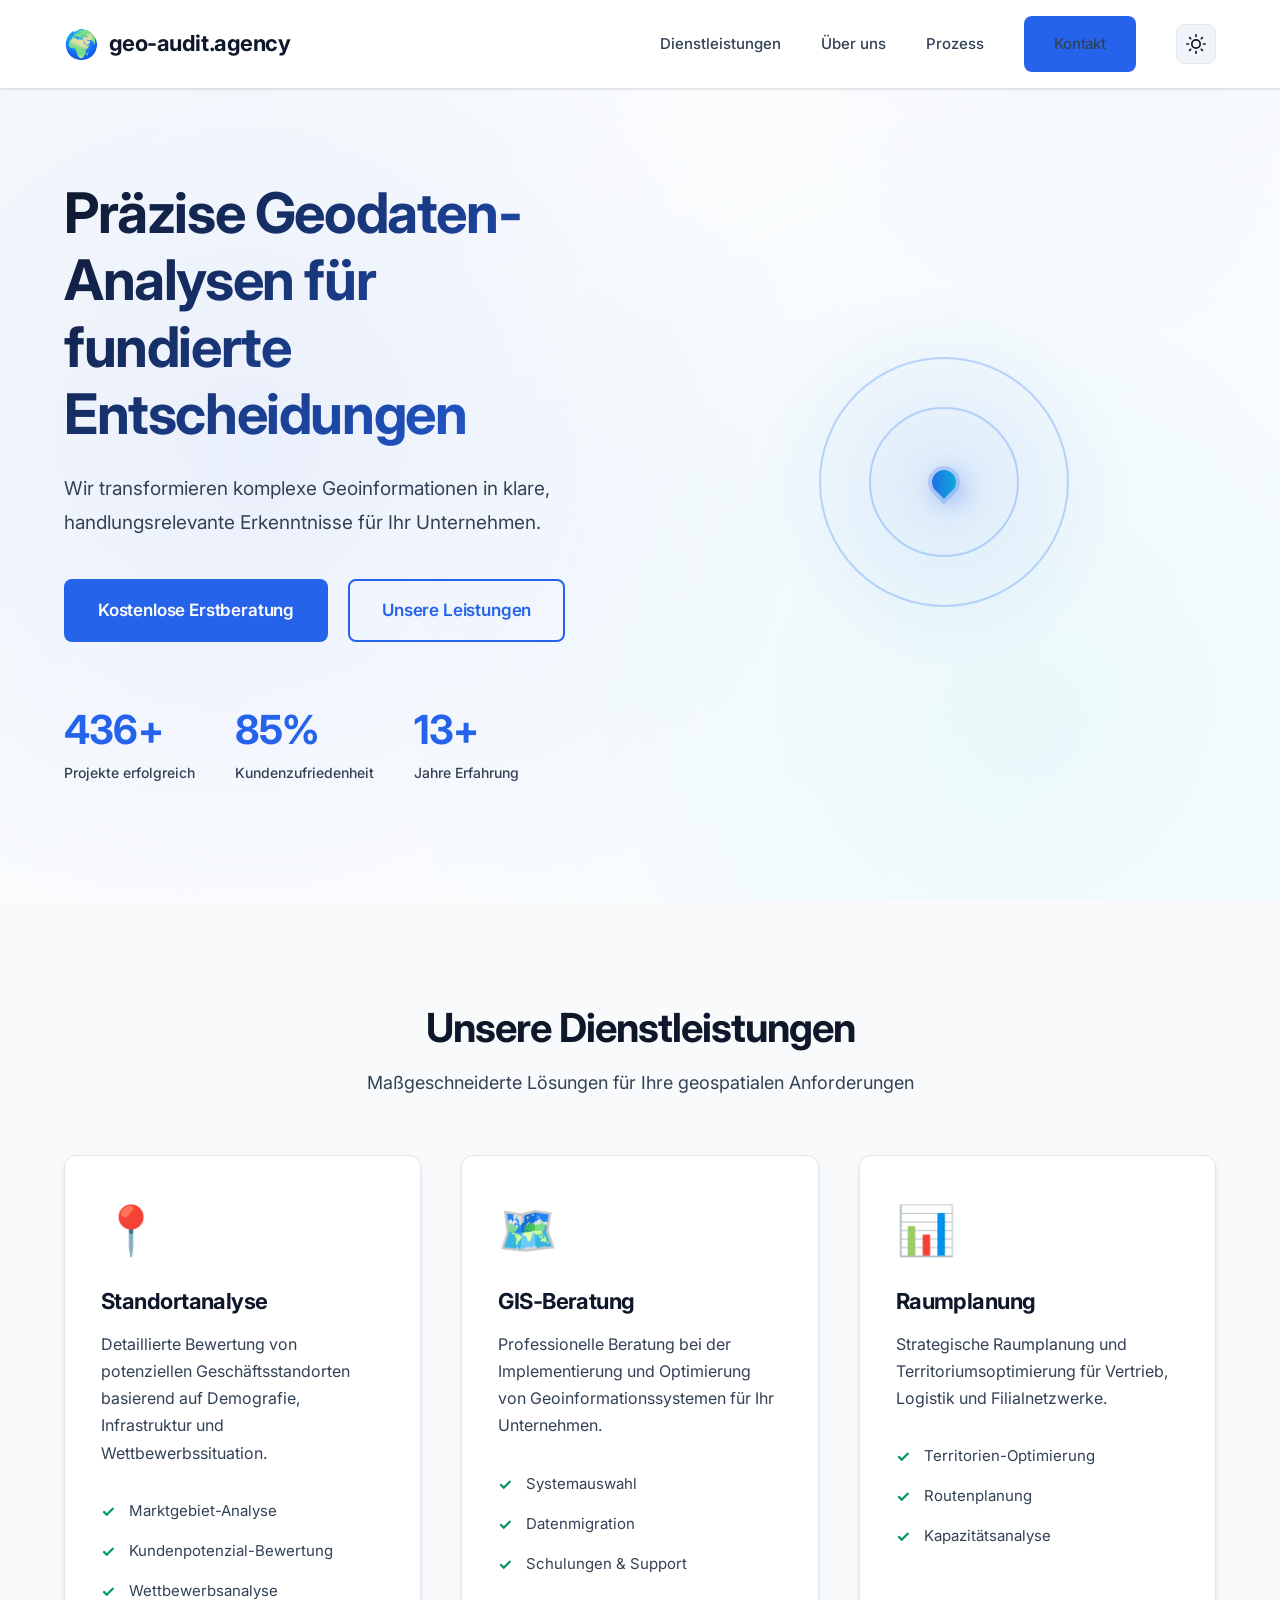
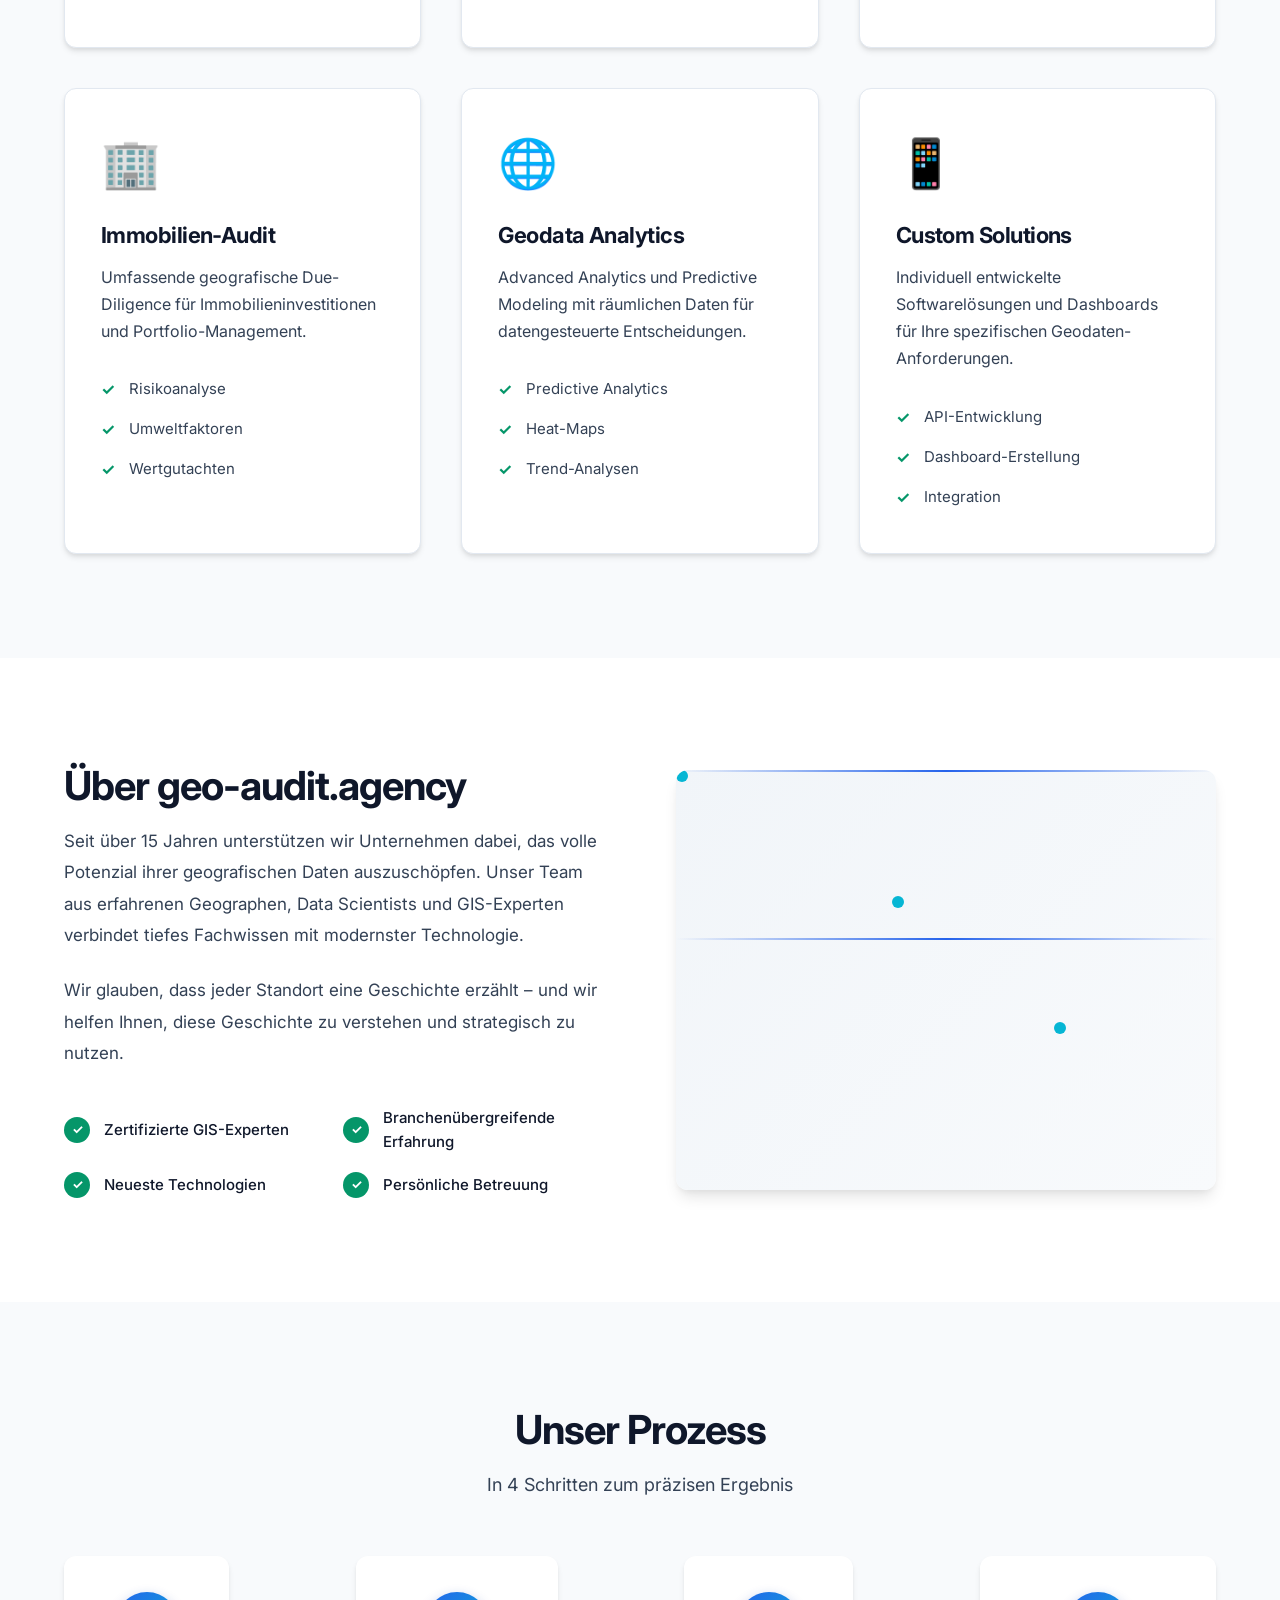
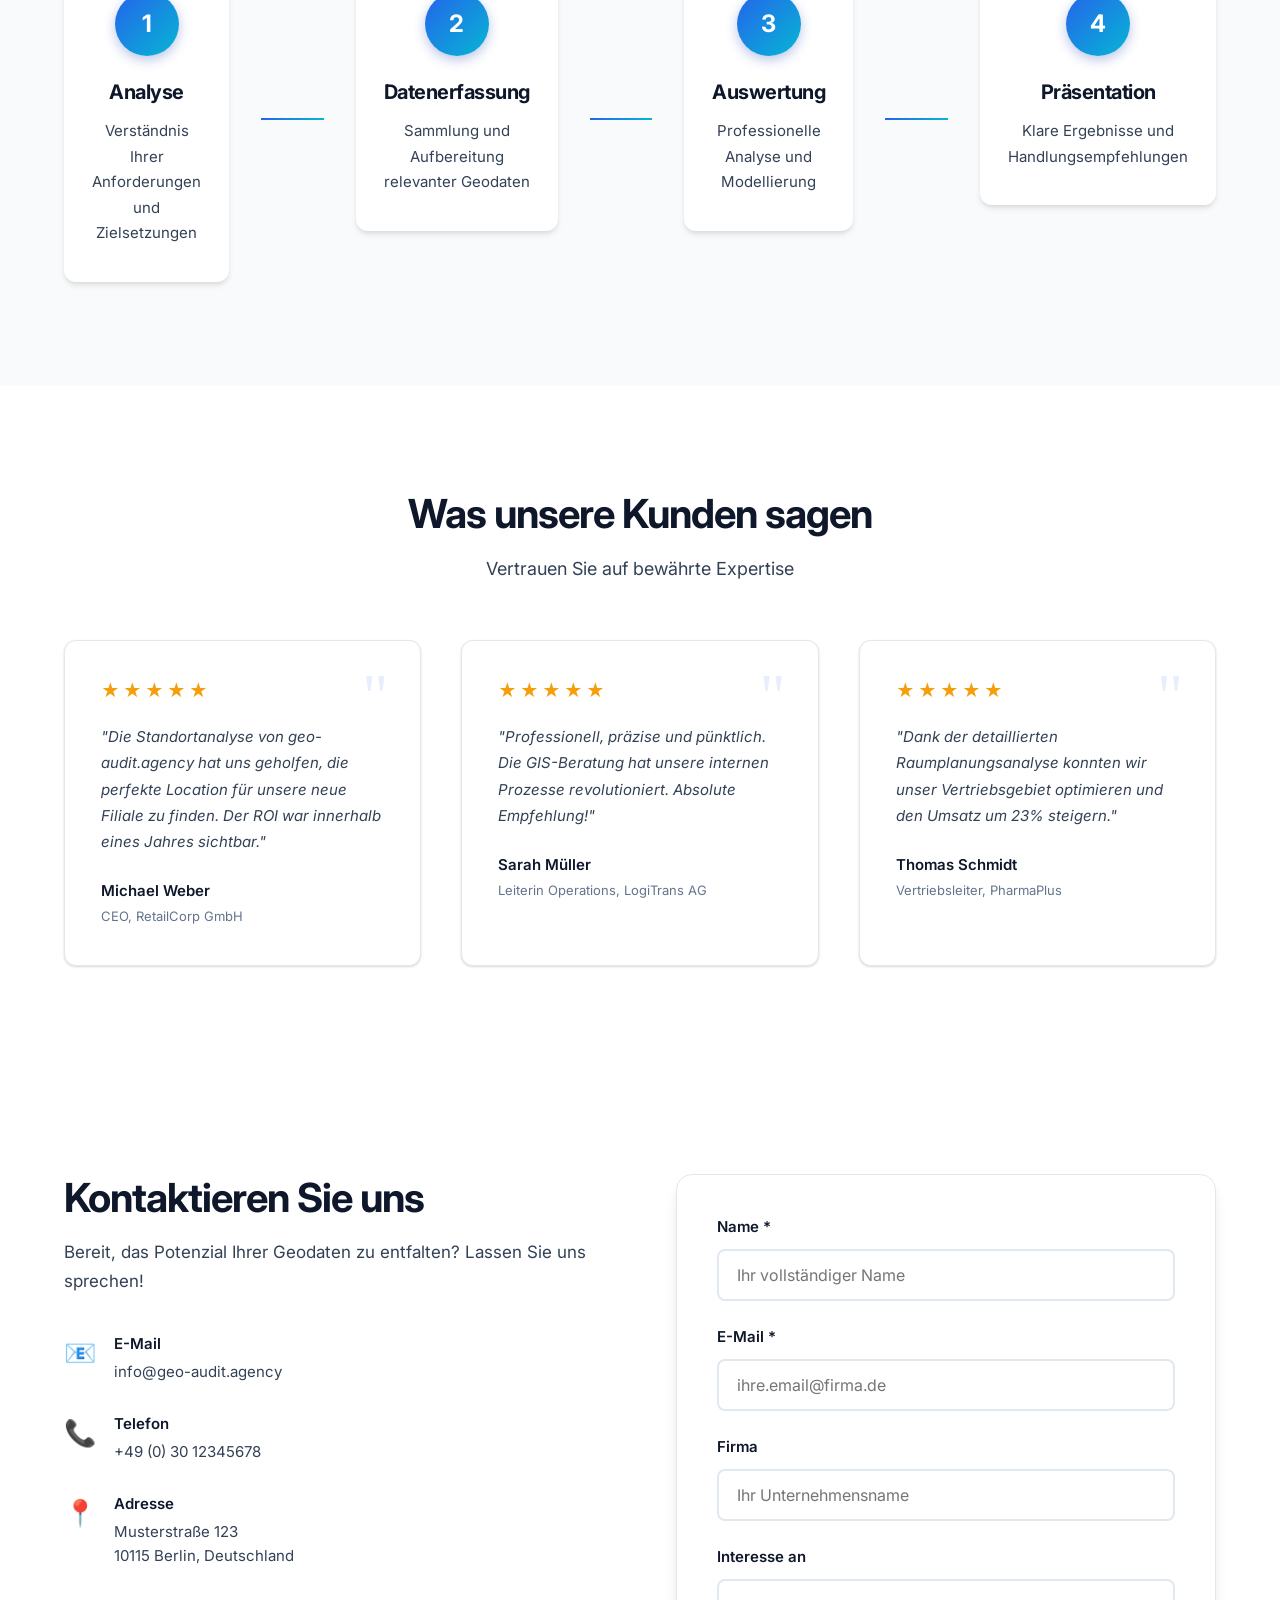
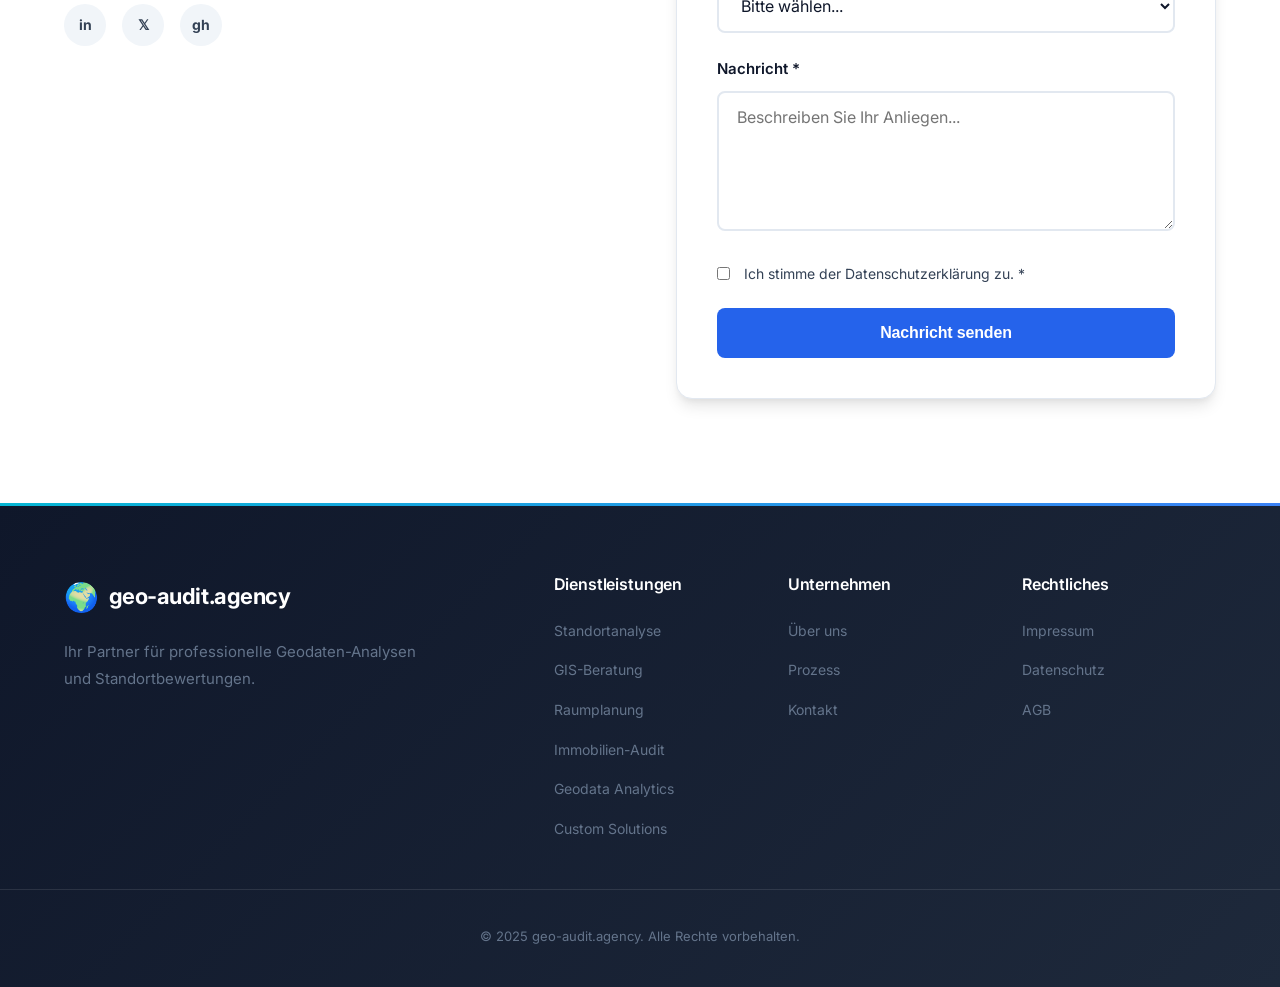
<file: index.html>
<!DOCTYPE html>
<html lang="de">
<head>
    <meta charset="UTF-8">
    <meta name="viewport" content="width=device-width, initial-scale=1.0">
    <meta name="description" content="geo-audit.agency - Professionelle Geodaten-Analysen und Standortbewertungen für Ihr Unternehmen">
    <title>geo-audit.agency | Professionelle Geodaten-Analysen</title>
    <link rel="stylesheet" href="styles.css">
    <link rel="preconnect" href="https://fonts.googleapis.com">
    <link rel="preconnect" href="https://fonts.gstatic.com" crossorigin>
    <link href="https://fonts.googleapis.com/css2?family=Inter:wght@300;400;500;600;700&display=swap" rel="stylesheet">
</head>
<body>
    <!-- Navigation -->
    <nav class="navbar">
        <div class="container nav-container">
            <a href="#" class="logo">
                <span class="logo-icon">🌍</span>
                <span class="logo-text">geo-audit.agency</span>
            </a>
            <ul class="nav-menu">
                <li><a href="#services">Dienstleistungen</a></li>
                <li><a href="#about">Über uns</a></li>
                <li><a href="#process">Prozess</a></li>
                <li><a href="#contact" class="btn-primary">Kontakt</a></li>
                <li>
                    <button class="theme-toggle" id="themeToggle" aria-label="Dark Mode umschalten">
                        <svg class="sun-icon" xmlns="http://www.w3.org/2000/svg" width="20" height="20" viewBox="0 0 24 24" fill="none" stroke="currentColor" stroke-width="2" stroke-linecap="round" stroke-linejoin="round"><circle cx="12" cy="12" r="5"></circle><line x1="12" y1="1" x2="12" y2="3"></line><line x1="12" y1="21" x2="12" y2="23"></line><line x1="4.22" y1="4.22" x2="5.64" y2="5.64"></line><line x1="18.36" y1="18.36" x2="19.78" y2="19.78"></line><line x1="1" y1="12" x2="3" y2="12"></line><line x1="21" y1="12" x2="23" y2="12"></line><line x1="4.22" y1="19.78" x2="5.64" y2="18.36"></line><line x1="18.36" y1="5.64" x2="19.78" y2="4.22"></line></svg>
                        <svg class="moon-icon" xmlns="http://www.w3.org/2000/svg" width="20" height="20" viewBox="0 0 24 24" fill="none" stroke="currentColor" stroke-width="2" stroke-linecap="round" stroke-linejoin="round"><path d="M21 12.79A9 9 0 1 1 11.21 3 7 7 0 0 0 21 12.79z"></path></svg>
                    </button>
                </li>
            </ul>
            <button class="mobile-menu-btn" aria-label="Menü öffnen">
                <span></span>
                <span></span>
                <span></span>
            </button>
        </div>
    </nav>

    <!-- Hero Section -->
    <section class="hero">
        <div class="container hero-container">
            <div class="hero-content">
                <h1 class="hero-title">Präzise Geodaten-Analysen für fundierte Entscheidungen</h1>
                <p class="hero-subtitle">Wir transformieren komplexe Geoinformationen in klare, handlungsrelevante Erkenntnisse für Ihr Unternehmen.</p>
                <div class="hero-buttons">
                    <a href="#contact" class="btn-primary btn-large">Kostenlose Erstberatung</a>
                    <a href="#services" class="btn-secondary btn-large">Unsere Leistungen</a>
                </div>
                <div class="hero-stats">
                    <div class="stat">
                        <span class="stat-number">500+</span>
                        <span class="stat-label">Projekte erfolgreich</span>
                    </div>
                    <div class="stat">
                        <span class="stat-number">98%</span>
                        <span class="stat-label">Kundenzufriedenheit</span>
                    </div>
                    <div class="stat">
                        <span class="stat-number">15+</span>
                        <span class="stat-label">Jahre Erfahrung</span>
                    </div>
                </div>
            </div>
            <div class="hero-image">
                <div class="map-visual">
                    <div class="map-pin"></div>
                    <div class="map-ring"></div>
                    <div class="map-ring ring-2"></div>
                    <div class="map-ring ring-3"></div>
                </div>
            </div>
        </div>
    </section>

    <!-- Services Section -->
    <section id="services" class="services">
        <div class="container">
            <div class="section-header">
                <h2 class="section-title">Unsere Dienstleistungen</h2>
                <p class="section-subtitle">Maßgeschneiderte Lösungen für Ihre geospatialen Anforderungen</p>
            </div>
            <div class="services-grid">
                <a href="standortanalyse.html" class="service-card">
                    <div class="service-icon">📍</div>
                    <h3>Standortanalyse</h3>
                    <p>Detaillierte Bewertung von potenziellen Geschäftsstandorten basierend auf Demografie, Infrastruktur und Wettbewerbssituation.</p>
                    <ul class="service-features">
                        <li>Marktgebiet-Analyse</li>
                        <li>Kundenpotenzial-Bewertung</li>
                        <li>Wettbewerbsanalyse</li>
                    </ul>
                </a>
                <a href="gis-beratung.html" class="service-card">
                    <div class="service-icon">🗺️</div>
                    <h3>GIS-Beratung</h3>
                    <p>Professionelle Beratung bei der Implementierung und Optimierung von Geoinformationssystemen für Ihr Unternehmen.</p>
                    <ul class="service-features">
                        <li>Systemauswahl</li>
                        <li>Datenmigration</li>
                        <li>Schulungen & Support</li>
                    </ul>
                </a>
                <a href="raumplanung.html" class="service-card">
                    <div class="service-icon">📊</div>
                    <h3>Raumplanung</h3>
                    <p>Strategische Raumplanung und Territoriumsoptimierung für Vertrieb, Logistik und Filialnetzwerke.</p>
                    <ul class="service-features">
                        <li>Territorien-Optimierung</li>
                        <li>Routenplanung</li>
                        <li>Kapazitätsanalyse</li>
                    </ul>
                </a>
                <a href="immobilien-audit.html" class="service-card">
                    <div class="service-icon">🏢</div>
                    <h3>Immobilien-Audit</h3>
                    <p>Umfassende geografische Due-Diligence für Immobilieninvestitionen und Portfolio-Management.</p>
                    <ul class="service-features">
                        <li>Risikoanalyse</li>
                        <li>Umweltfaktoren</li>
                        <li>Wertgutachten</li>
                    </ul>
                </a>
                <a href="geodata-analytics.html" class="service-card">
                    <div class="service-icon">🌐</div>
                    <h3>Geodata Analytics</h3>
                    <p>Advanced Analytics und Predictive Modeling mit räumlichen Daten für datengesteuerte Entscheidungen.</p>
                    <ul class="service-features">
                        <li>Predictive Analytics</li>
                        <li>Heat-Maps</li>
                        <li>Trend-Analysen</li>
                    </ul>
                </a>
                <a href="custom-solutions.html" class="service-card">
                    <div class="service-icon">📱</div>
                    <h3>Custom Solutions</h3>
                    <p>Individuell entwickelte Softwarelösungen und Dashboards für Ihre spezifischen Geodaten-Anforderungen.</p>
                    <ul class="service-features">
                        <li>API-Entwicklung</li>
                        <li>Dashboard-Erstellung</li>
                        <li>Integration</li>
                    </ul>
                </a>
            </div>
        </div>
    </section>

    <!-- About Section -->
    <section id="about" class="about">
        <div class="container about-container">
            <div class="about-content">
                <h2 class="section-title">Über geo-audit.agency</h2>
                <p class="about-text">Seit über 15 Jahren unterstützen wir Unternehmen dabei, das volle Potenzial ihrer geografischen Daten auszuschöpfen. Unser Team aus erfahrenen Geographen, Data Scientists und GIS-Experten verbindet tiefes Fachwissen mit modernster Technologie.</p>
                <p class="about-text">Wir glauben, dass jeder Standort eine Geschichte erzählt – und wir helfen Ihnen, diese Geschichte zu verstehen und strategisch zu nutzen.</p>
                <div class="about-highlights">
                    <div class="highlight">
                        <span class="highlight-icon">✓</span>
                        <span>Zertifizierte GIS-Experten</span>
                    </div>
                    <div class="highlight">
                        <span class="highlight-icon">✓</span>
                        <span>Branchenübergreifende Erfahrung</span>
                    </div>
                    <div class="highlight">
                        <span class="highlight-icon">✓</span>
                        <span>Neueste Technologien</span>
                    </div>
                    <div class="highlight">
                        <span class="highlight-icon">✓</span>
                        <span>Persönliche Betreuung</span>
                    </div>
                </div>
            </div>
            <div class="about-image">
                <div class="about-visual">
                    <div class="data-layer"></div>
                    <div class="data-layer layer-2"></div>
                    <div class="data-point"></div>
                    <div class="data-point point-2"></div>
                    <div class="data-point point-3"></div>
                </div>
            </div>
        </div>
    </section>

    <!-- Process Section -->
    <section id="process" class="process">
        <div class="container">
            <div class="section-header">
                <h2 class="section-title">Unser Prozess</h2>
                <p class="section-subtitle">In 4 Schritten zum präzisen Ergebnis</p>
            </div>
            <div class="process-timeline">
                <div class="process-step">
                    <div class="step-number">1</div>
                    <h3>Analyse</h3>
                    <p>Verständnis Ihrer Anforderungen und Zielsetzungen</p>
                </div>
                <div class="process-connector"></div>
                <div class="process-step">
                    <div class="step-number">2</div>
                    <h3>Datenerfassung</h3>
                    <p>Sammlung und Aufbereitung relevanter Geodaten</p>
                </div>
                <div class="process-connector"></div>
                <div class="process-step">
                    <div class="step-number">3</div>
                    <h3>Auswertung</h3>
                    <p>Professionelle Analyse und Modellierung</p>
                </div>
                <div class="process-connector"></div>
                <div class="process-step">
                    <div class="step-number">4</div>
                    <h3>Präsentation</h3>
                    <p>Klare Ergebnisse und Handlungsempfehlungen</p>
                </div>
            </div>
        </div>
    </section>

    <!-- Testimonials Section -->
    <section class="testimonials">
        <div class="container">
            <div class="section-header">
                <h2 class="section-title">Was unsere Kunden sagen</h2>
                <p class="section-subtitle">Vertrauen Sie auf bewährte Expertise</p>
            </div>
            <div class="testimonials-grid">
                <div class="testimonial-card">
                    <div class="testimonial-rating">★★★★★</div>
                    <p class="testimonial-text">"Die Standortanalyse von geo-audit.agency hat uns geholfen, die perfekte Location für unsere neue Filiale zu finden. Der ROI war innerhalb eines Jahres sichtbar."</p>
                    <div class="testimonial-author">
                        <div class="author-info">
                            <strong>Michael Weber</strong>
                            <span>CEO, RetailCorp GmbH</span>
                        </div>
                    </div>
                </div>
                <div class="testimonial-card">
                    <div class="testimonial-rating">★★★★★</div>
                    <p class="testimonial-text">"Professionell, präzise und pünktlich. Die GIS-Beratung hat unsere internen Prozesse revolutioniert. Absolute Empfehlung!"</p>
                    <div class="testimonial-author">
                        <div class="author-info">
                            <strong>Sarah Müller</strong>
                            <span>Leiterin Operations, LogiTrans AG</span>
                        </div>
                    </div>
                </div>
                <div class="testimonial-card">
                    <div class="testimonial-rating">★★★★★</div>
                    <p class="testimonial-text">"Dank der detaillierten Raumplanungsanalyse konnten wir unser Vertriebsgebiet optimieren und den Umsatz um 23% steigern."</p>
                    <div class="testimonial-author">
                        <div class="author-info">
                            <strong>Thomas Schmidt</strong>
                            <span>Vertriebsleiter, PharmaPlus</span>
                        </div>
                    </div>
                </div>
            </div>
        </div>
    </section>

    <!-- Contact Section -->
    <section id="contact" class="contact">
        <div class="container contact-container">
            <div class="contact-info">
                <h2 class="section-title">Kontaktieren Sie uns</h2>
                <p class="contact-intro">Bereit, das Potenzial Ihrer Geodaten zu entfalten? Lassen Sie uns sprechen!</p>
                <div class="contact-details">
                    <div class="contact-item">
                        <span class="contact-icon">📧</span>
                        <div>
                            <strong>E-Mail</strong>
                            <p>info@geo-audit.agency</p>
                        </div>
                    </div>
                    <div class="contact-item">
                        <span class="contact-icon">📞</span>
                        <div>
                            <strong>Telefon</strong>
                            <p>+49 (0) 30 12345678</p>
                        </div>
                    </div>
                    <div class="contact-item">
                        <span class="contact-icon">📍</span>
                        <div>
                            <strong>Adresse</strong>
                            <p>Musterstraße 123<br>10115 Berlin, Deutschland</p>
                        </div>
                    </div>
                </div>
                <div class="social-links">
                    <a href="#" class="social-link" aria-label="LinkedIn">in</a>
                    <a href="#" class="social-link" aria-label="X/Twitter">𝕏</a>
                    <a href="#" class="social-link" aria-label="GitHub">gh</a>
                </div>
            </div>
            <form class="contact-form" id="contactForm">
                <div class="form-group">
                    <label for="name">Name *</label>
                    <input type="text" id="name" name="name" required placeholder="Ihr vollständiger Name">
                </div>
                <div class="form-group">
                    <label for="email">E-Mail *</label>
                    <input type="email" id="email" name="email" required placeholder="ihre.email@firma.de">
                </div>
                <div class="form-group">
                    <label for="company">Firma</label>
                    <input type="text" id="company" name="company" placeholder="Ihr Unternehmensname">
                </div>
                <div class="form-group">
                    <label for="service">Interesse an</label>
                    <select id="service" name="service">
                        <option value="">Bitte wählen...</option>
                        <option value="standortanalyse">Standortanalyse</option>
                        <option value="gis-beratung">GIS-Beratung</option>
                        <option value="raumplanung">Raumplanung</option>
                        <option value="immobilien-audit">Immobilien-Audit</option>
                        <option value="geodata-analytics">Geodata Analytics</option>
                        <option value="custom-solutions">Custom Solutions</option>
                        <option value="sonstiges">Sonstiges</option>
                    </select>
                </div>
                <div class="form-group">
                    <label for="message">Nachricht *</label>
                    <textarea id="message" name="message" rows="5" required placeholder="Beschreiben Sie Ihr Anliegen..."></textarea>
                </div>
                <div class="form-group checkbox-group">
                    <input type="checkbox" id="privacy" name="privacy" required>
                    <label for="privacy">Ich stimme der Datenschutzerklärung zu. *</label>
                </div>
                <button type="submit" class="btn-primary btn-full">Nachricht senden</button>
            </form>
        </div>
    </section>

    <!-- Footer -->
    <footer class="footer">
        <div class="container footer-container">
            <div class="footer-brand">
                <a href="#" class="logo">
                    <span class="logo-icon">🌍</span>
                    <span class="logo-text">geo-audit.agency</span>
                </a>
                <p>Ihr Partner für professionelle Geodaten-Analysen und Standortbewertungen.</p>
            </div>
            <div class="footer-links">
                <div class="footer-column">
                    <h4>Dienstleistungen</h4>
                    <ul>
                        <li><a href="standortanalyse.html">Standortanalyse</a></li>
                        <li><a href="gis-beratung.html">GIS-Beratung</a></li>
                        <li><a href="raumplanung.html">Raumplanung</a></li>
                        <li><a href="immobilien-audit.html">Immobilien-Audit</a></li>
                        <li><a href="geodata-analytics.html">Geodata Analytics</a></li>
                        <li><a href="custom-solutions.html">Custom Solutions</a></li>
                    </ul>
                </div>
                <div class="footer-column">
                    <h4>Unternehmen</h4>
                    <ul>
                        <li><a href="#about">Über uns</a></li>
                        <li><a href="#process">Prozess</a></li>
                        <li><a href="#contact">Kontakt</a></li>
                    </ul>
                </div>
                <div class="footer-column">
                    <h4>Rechtliches</h4>
                    <ul>
                        <li><a href="#">Impressum</a></li>
                        <li><a href="#">Datenschutz</a></li>
                        <li><a href="#">AGB</a></li>
                    </ul>
                </div>
            </div>
        </div>
        <div class="footer-bottom">
            <div class="container">
                <p>&copy; 2025 geo-audit.agency. Alle Rechte vorbehalten.</p>
            </div>
        </div>
    </footer>

    <script src="script.js"></script>
</body>
</html>
</file>
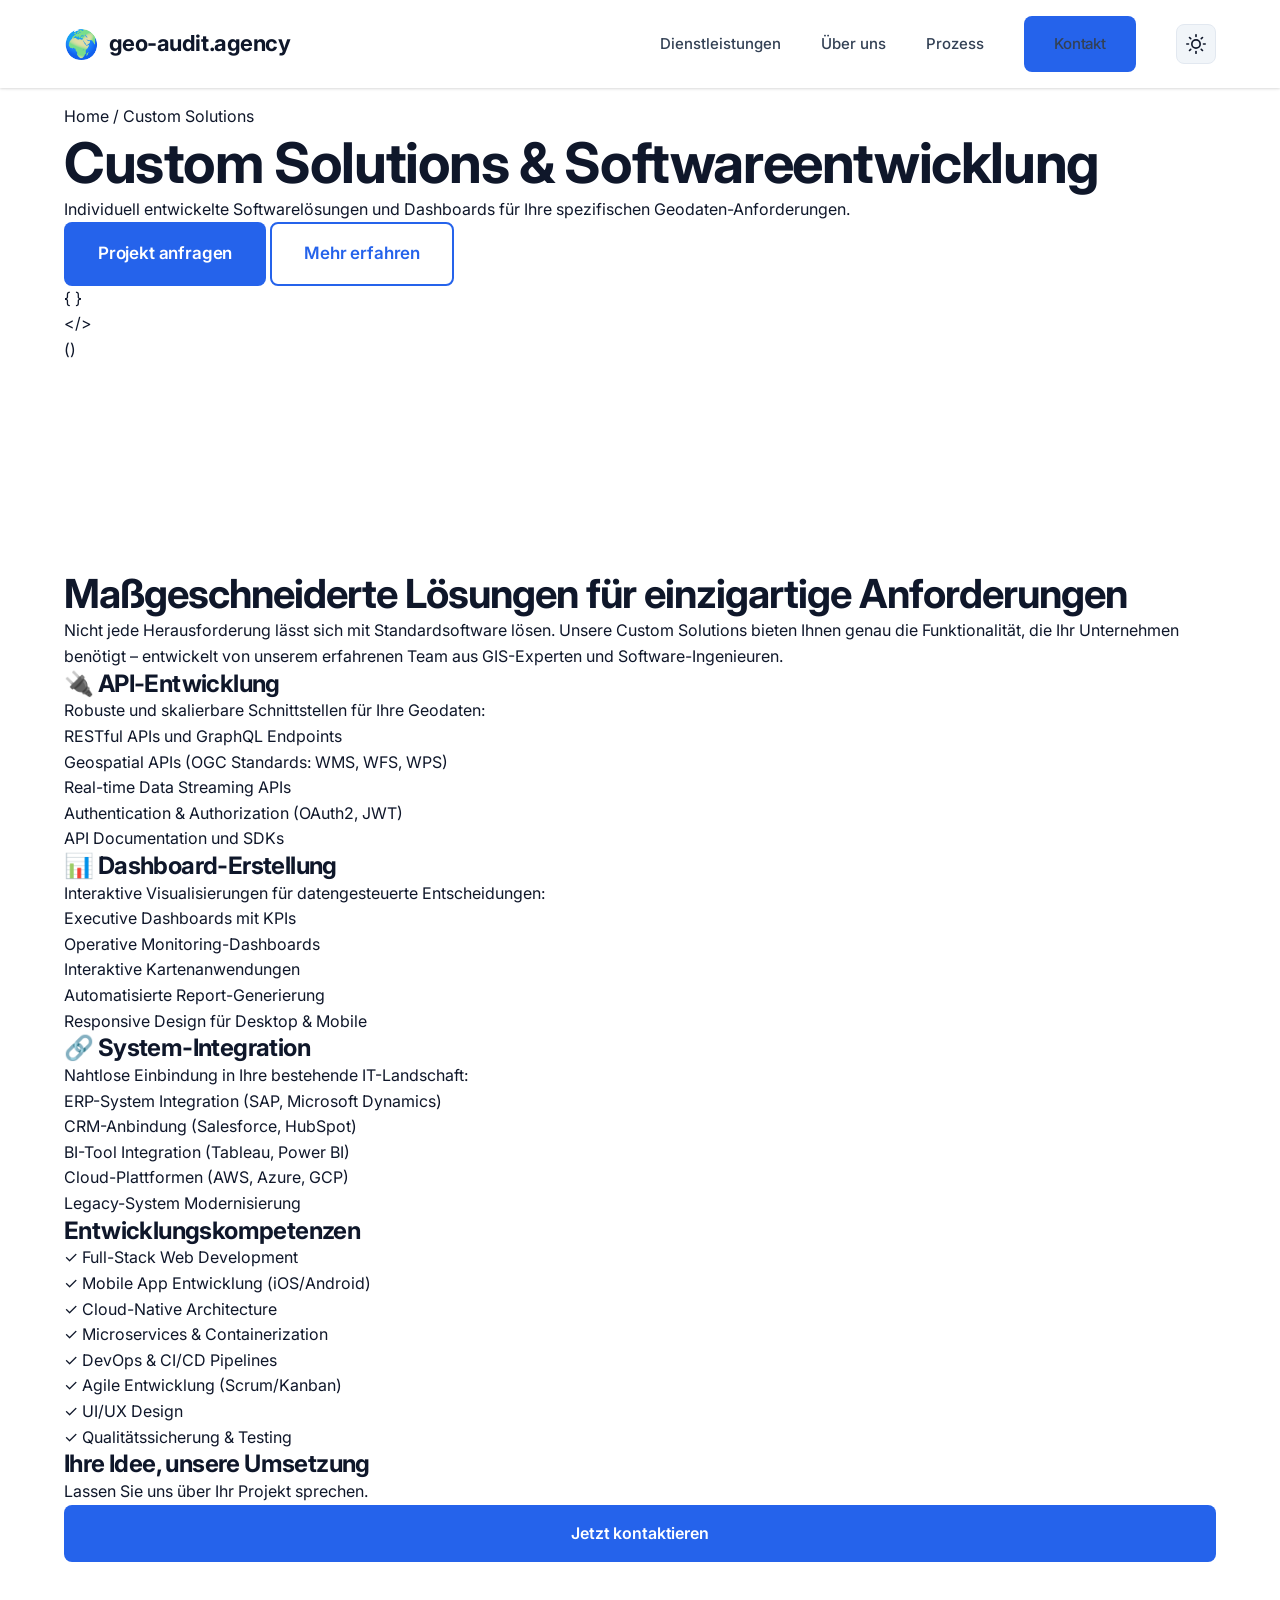
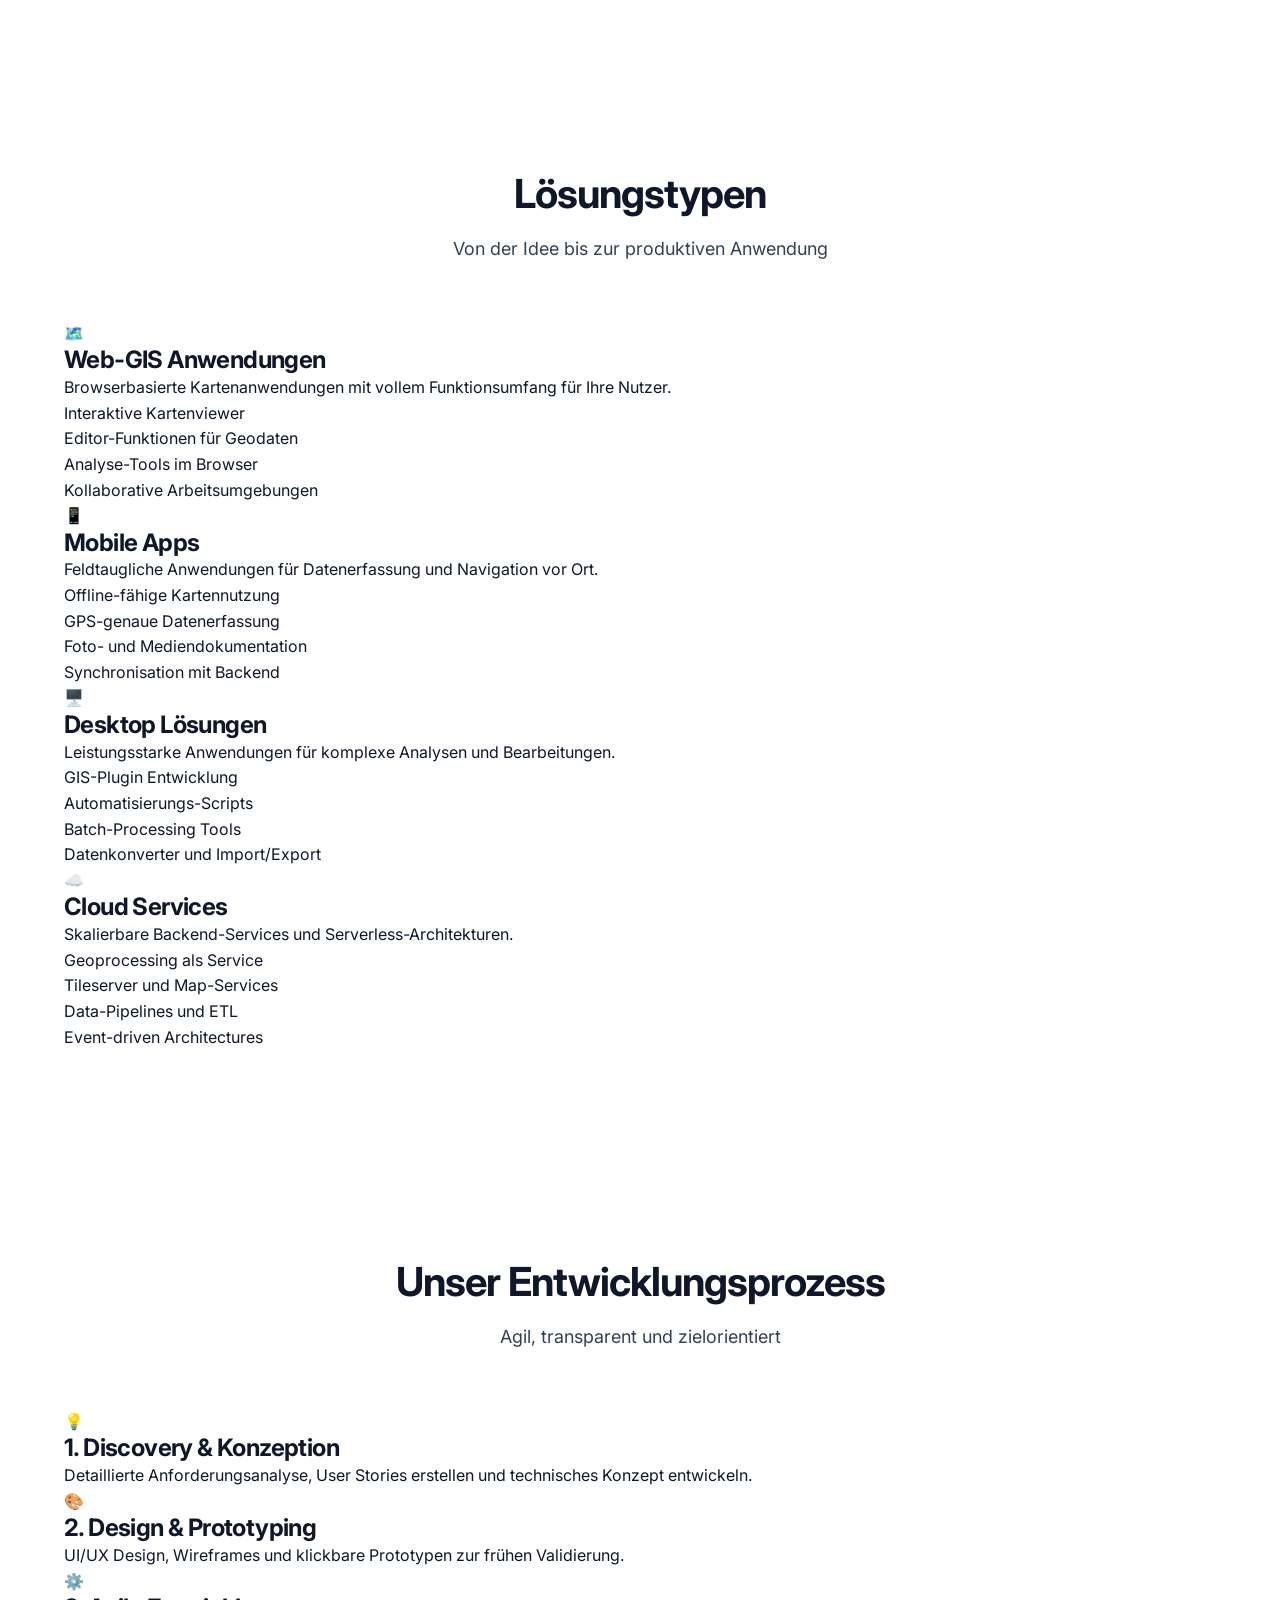
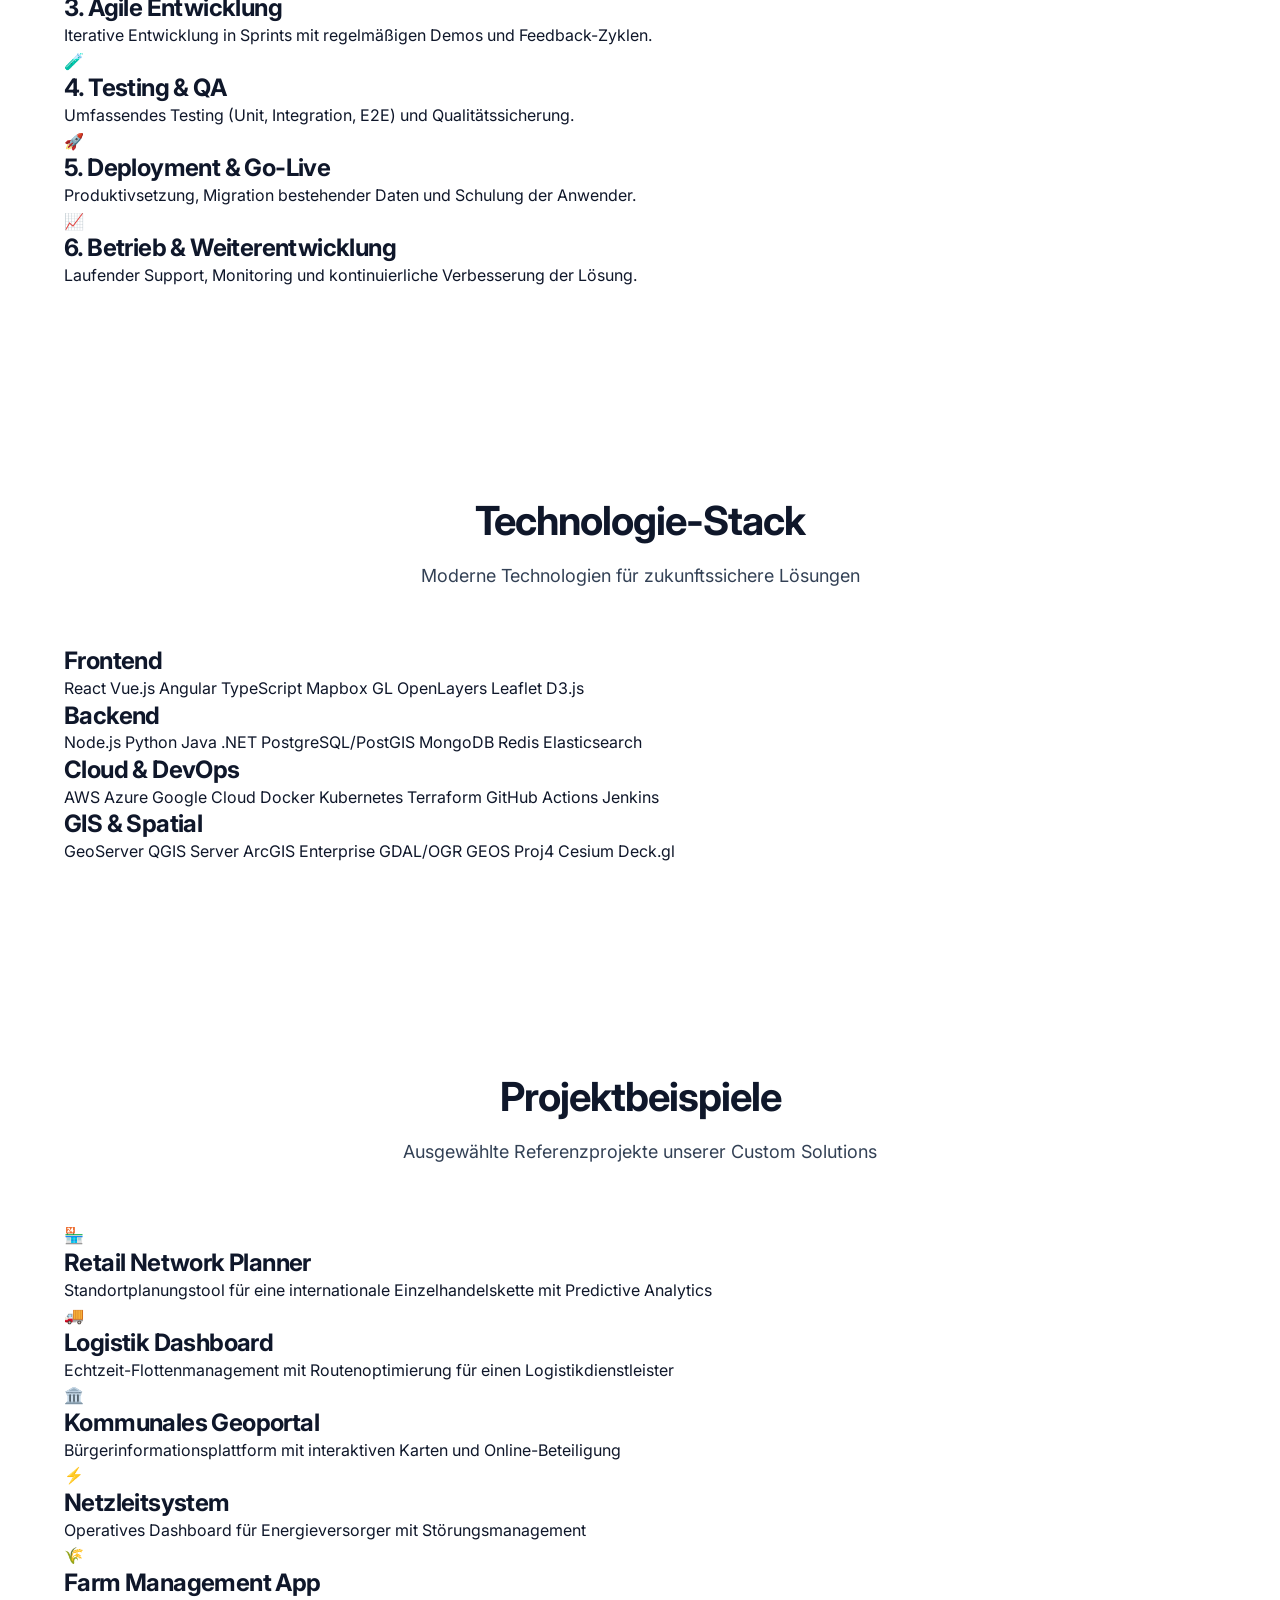
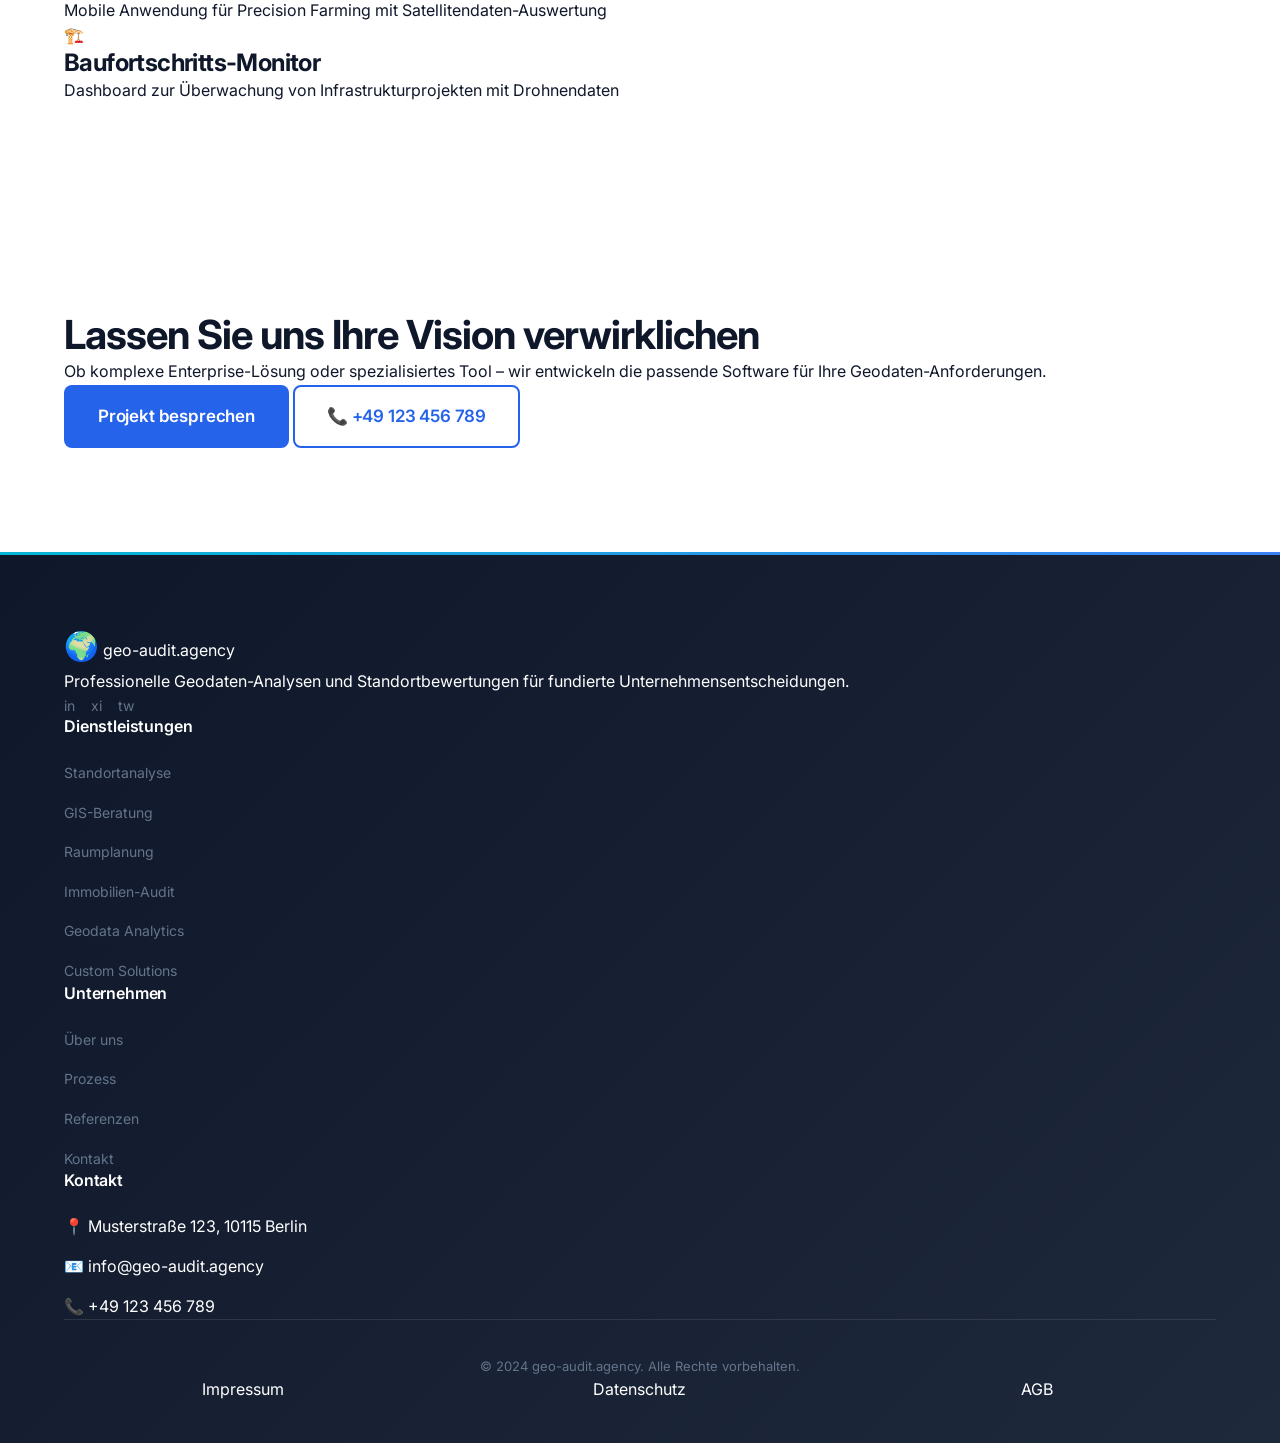
<file: custom-solutions.html>
<!DOCTYPE html>
<html lang="de">
<head>
    <meta charset="UTF-8">
    <meta name="viewport" content="width=device-width, initial-scale=1.0">
    <meta name="description" content="Custom Solutions von geo-audit.agency - Individuell entwickelte Softwarelösungen und Dashboards für Geodaten">
    <title>Custom Solutions | geo-audit.agency</title>
    <link rel="stylesheet" href="styles.css">
    <link rel="preconnect" href="https://fonts.googleapis.com">
    <link rel="preconnect" href="https://fonts.gstatic.com" crossorigin>
    <link href="https://fonts.googleapis.com/css2?family=Inter:wght@300;400;500;600;700&display=swap" rel="stylesheet">
</head>
<body>
    <!-- Navigation -->
    <nav class="navbar">
        <div class="container nav-container">
            <a href="index.html" class="logo">
                <span class="logo-icon">🌍</span>
                <span class="logo-text">geo-audit.agency</span>
            </a>
            <ul class="nav-menu">
                <li><a href="index.html#services">Dienstleistungen</a></li>
                <li><a href="index.html#about">Über uns</a></li>
                <li><a href="index.html#process">Prozess</a></li>
                <li><a href="index.html#contact" class="btn-primary">Kontakt</a></li>
                <li>
                    <button class="theme-toggle" id="themeToggle" aria-label="Dark Mode umschalten">
                        <svg class="sun-icon" xmlns="http://www.w3.org/2000/svg" width="20" height="20" viewBox="0 0 24 24" fill="none" stroke="currentColor" stroke-width="2" stroke-linecap="round" stroke-linejoin="round"><circle cx="12" cy="12" r="5"></circle><line x1="12" y1="1" x2="12" y2="3"></line><line x1="12" y1="21" x2="12" y2="23"></line><line x1="4.22" y1="4.22" x2="5.64" y2="5.64"></line><line x1="18.36" y1="18.36" x2="19.78" y2="19.78"></line><line x1="1" y1="12" x2="3" y2="12"></line><line x1="21" y1="12" x2="23" y2="12"></line><line x1="4.22" y1="19.78" x2="5.64" y2="18.36"></line><line x1="18.36" y1="5.64" x2="19.78" y2="4.22"></line></svg>
                        <svg class="moon-icon" xmlns="http://www.w3.org/2000/svg" width="20" height="20" viewBox="0 0 24 24" fill="none" stroke="currentColor" stroke-width="2" stroke-linecap="round" stroke-linejoin="round"><path d="M21 12.79A9 9 0 1 1 11.21 3 7 7 0 0 0 21 12.79z"></path></svg>
                    </button>
                </li>
            </ul>
            <button class="mobile-menu-btn" aria-label="Menü öffnen">
                <span></span>
                <span></span>
                <span></span>
            </button>
        </div>
    </nav>

    <!-- Page Header -->
    <section class="page-header">
        <div class="container page-header-container">
            <div class="page-header-content">
                <span class="breadcrumb"><a href="index.html">Home</a> / <span>Custom Solutions</span></span>
                <h1 class="page-title">Custom Solutions & Softwareentwicklung</h1>
                <p class="page-subtitle">Individuell entwickelte Softwarelösungen und Dashboards für Ihre spezifischen Geodaten-Anforderungen.</p>
                <div class="page-buttons">
                    <a href="index.html#contact" class="btn-primary btn-large">Projekt anfragen</a>
                    <a href="#details" class="btn-secondary btn-large">Mehr erfahren</a>
                </div>
            </div>
            <div class="page-header-image">
                <div class="code-visual">
                    <div class="code-window">
                        <div class="code-line"></div>
                        <div class="code-line"></div>
                        <div class="code-line short"></div>
                        <div class="code-line"></div>
                    </div>
                    <div class="floating-elements">
                        <div class="float-element elem-1">{ }</div>
                        <div class="float-element elem-2">&lt;/&gt;</div>
                        <div class="float-element elem-3">()</div>
                    </div>
                </div>
            </div>
        </div>
    </section>

    <!-- Service Details -->
    <section id="details" class="service-details">
        <div class="container">
            <div class="details-grid">
                <div class="details-content">
                    <h2>Maßgeschneiderte Lösungen für einzigartige Anforderungen</h2>
                    <p>Nicht jede Herausforderung lässt sich mit Standardsoftware lösen. Unsere Custom Solutions bieten Ihnen genau die Funktionalität, die Ihr Unternehmen benötigt – entwickelt von unserem erfahrenen Team aus GIS-Experten und Software-Ingenieuren.</p>
                    
                    <div class="feature-box">
                        <h3>🔌 API-Entwicklung</h3>
                        <p>Robuste und skalierbare Schnittstellen für Ihre Geodaten:</p>
                        <ul class="detail-list">
                            <li>RESTful APIs und GraphQL Endpoints</li>
                            <li>Geospatial APIs (OGC Standards: WMS, WFS, WPS)</li>
                            <li>Real-time Data Streaming APIs</li>
                            <li>Authentication & Authorization (OAuth2, JWT)</li>
                            <li>API Documentation und SDKs</li>
                        </ul>
                    </div>

                    <div class="feature-box">
                        <h3>📊 Dashboard-Erstellung</h3>
                        <p>Interaktive Visualisierungen für datengesteuerte Entscheidungen:</p>
                        <ul class="detail-list">
                            <li>Executive Dashboards mit KPIs</li>
                            <li>Operative Monitoring-Dashboards</li>
                            <li>Interaktive Kartenanwendungen</li>
                            <li>Automatisierte Report-Generierung</li>
                            <li>Responsive Design für Desktop & Mobile</li>
                        </ul>
                    </div>

                    <div class="feature-box">
                        <h3>🔗 System-Integration</h3>
                        <p>Nahtlose Einbindung in Ihre bestehende IT-Landschaft:</p>
                        <ul class="detail-list">
                            <li>ERP-System Integration (SAP, Microsoft Dynamics)</li>
                            <li>CRM-Anbindung (Salesforce, HubSpot)</li>
                            <li>BI-Tool Integration (Tableau, Power BI)</li>
                            <li>Cloud-Plattformen (AWS, Azure, GCP)</li>
                            <li>Legacy-System Modernisierung</li>
                        </ul>
                    </div>
                </div>

                <div class="details-sidebar">
                    <div class="sidebar-card">
                        <h3>Entwicklungskompetenzen</h3>
                        <ul class="sidebar-list">
                            <li>✓ Full-Stack Web Development</li>
                            <li>✓ Mobile App Entwicklung (iOS/Android)</li>
                            <li>✓ Cloud-Native Architecture</li>
                            <li>✓ Microservices & Containerization</li>
                            <li>✓ DevOps & CI/CD Pipelines</li>
                            <li>✓ Agile Entwicklung (Scrum/Kanban)</li>
                            <li>✓ UI/UX Design</li>
                            <li>✓ Qualitätssicherung & Testing</li>
                        </ul>
                    </div>

                    <div class="sidebar-card cta-card">
                        <h3>Ihre Idee, unsere Umsetzung</h3>
                        <p>Lassen Sie uns über Ihr Projekt sprechen.</p>
                        <a href="index.html#contact" class="btn-primary btn-full">Jetzt kontaktieren</a>
                    </div>
                </div>
            </div>
        </div>
    </section>

    <!-- Solution Types -->
    <section class="solution-types">
        <div class="container">
            <div class="section-header">
                <h2 class="section-title">Lösungstypen</h2>
                <p class="section-subtitle">Von der Idee bis zur produktiven Anwendung</p>
            </div>
            <div class="solutions-grid">
                <div class="solution-card">
                    <div class="solution-icon">🗺️</div>
                    <h3>Web-GIS Anwendungen</h3>
                    <p>Browserbasierte Kartenanwendungen mit vollem Funktionsumfang für Ihre Nutzer.</p>
                    <ul>
                        <li>Interaktive Kartenviewer</li>
                        <li>Editor-Funktionen für Geodaten</li>
                        <li>Analyse-Tools im Browser</li>
                        <li>Kollaborative Arbeitsumgebungen</li>
                    </ul>
                </div>
                <div class="solution-card">
                    <div class="solution-icon">📱</div>
                    <h3>Mobile Apps</h3>
                    <p>Feldtaugliche Anwendungen für Datenerfassung und Navigation vor Ort.</p>
                    <ul>
                        <li>Offline-fähige Kartennutzung</li>
                        <li>GPS-genaue Datenerfassung</li>
                        <li>Foto- und Mediendokumentation</li>
                        <li>Synchronisation mit Backend</li>
                    </ul>
                </div>
                <div class="solution-card">
                    <div class="solution-icon">🖥️</div>
                    <h3>Desktop Lösungen</h3>
                    <p>Leistungsstarke Anwendungen für komplexe Analysen und Bearbeitungen.</p>
                    <ul>
                        <li>GIS-Plugin Entwicklung</li>
                        <li>Automatisierungs-Scripts</li>
                        <li>Batch-Processing Tools</li>
                        <li>Datenkonverter und Import/Export</li>
                    </ul>
                </div>
                <div class="solution-card">
                    <div class="solution-icon">☁️</div>
                    <h3>Cloud Services</h3>
                    <p>Skalierbare Backend-Services und Serverless-Architekturen.</p>
                    <ul>
                        <li>Geoprocessing als Service</li>
                        <li>Tileserver und Map-Services</li>
                        <li>Data-Pipelines und ETL</li>
                        <li>Event-driven Architectures</li>
                    </ul>
                </div>
            </div>
        </div>
    </section>

    <!-- Process Section -->
    <section class="service-process">
        <div class="container">
            <div class="section-header">
                <h2 class="section-title">Unser Entwicklungsprozess</h2>
                <p class="section-subtitle">Agil, transparent und zielorientiert</p>
            </div>
            <div class="process-steps-vertical">
                <div class="process-step-card">
                    <div class="step-icon">💡</div>
                    <div class="step-content">
                        <h3>1. Discovery & Konzeption</h3>
                        <p>Detaillierte Anforderungsanalyse, User Stories erstellen und technisches Konzept entwickeln.</p>
                    </div>
                </div>
                <div class="process-step-card">
                    <div class="step-icon">🎨</div>
                    <div class="step-content">
                        <h3>2. Design & Prototyping</h3>
                        <p>UI/UX Design, Wireframes und klickbare Prototypen zur frühen Validierung.</p>
                    </div>
                </div>
                <div class="process-step-card">
                    <div class="step-icon">⚙️</div>
                    <div class="step-content">
                        <h3>3. Agile Entwicklung</h3>
                        <p>Iterative Entwicklung in Sprints mit regelmäßigen Demos und Feedback-Zyklen.</p>
                    </div>
                </div>
                <div class="process-step-card">
                    <div class="step-icon">🧪</div>
                    <div class="step-content">
                        <h3>4. Testing & QA</h3>
                        <p>Umfassendes Testing (Unit, Integration, E2E) und Qualitätssicherung.</p>
                    </div>
                </div>
                <div class="process-step-card">
                    <div class="step-icon">🚀</div>
                    <div class="step-content">
                        <h3>5. Deployment & Go-Live</h3>
                        <p>Produktivsetzung, Migration bestehender Daten und Schulung der Anwender.</p>
                    </div>
                </div>
                <div class="process-step-card">
                    <div class="step-icon">📈</div>
                    <div class="step-content">
                        <h3>6. Betrieb & Weiterentwicklung</h3>
                        <p>Laufender Support, Monitoring und kontinuierliche Verbesserung der Lösung.</p>
                    </div>
                </div>
            </div>
        </div>
    </section>

    <!-- Tech Stack -->
    <section class="tech-stack">
        <div class="container">
            <div class="section-header">
                <h2 class="section-title">Technologie-Stack</h2>
                <p class="section-subtitle">Moderne Technologien für zukunftssichere Lösungen</p>
            </div>
            <div class="tech-categories">
                <div class="tech-category">
                    <h3>Frontend</h3>
                    <div class="tech-tags">
                        <span class="tech-tag">React</span>
                        <span class="tech-tag">Vue.js</span>
                        <span class="tech-tag">Angular</span>
                        <span class="tech-tag">TypeScript</span>
                        <span class="tech-tag">Mapbox GL</span>
                        <span class="tech-tag">OpenLayers</span>
                        <span class="tech-tag">Leaflet</span>
                        <span class="tech-tag">D3.js</span>
                    </div>
                </div>
                <div class="tech-category">
                    <h3>Backend</h3>
                    <div class="tech-tags">
                        <span class="tech-tag">Node.js</span>
                        <span class="tech-tag">Python</span>
                        <span class="tech-tag">Java</span>
                        <span class="tech-tag">.NET</span>
                        <span class="tech-tag">PostgreSQL/PostGIS</span>
                        <span class="tech-tag">MongoDB</span>
                        <span class="tech-tag">Redis</span>
                        <span class="tech-tag">Elasticsearch</span>
                    </div>
                </div>
                <div class="tech-category">
                    <h3>Cloud & DevOps</h3>
                    <div class="tech-tags">
                        <span class="tech-tag">AWS</span>
                        <span class="tech-tag">Azure</span>
                        <span class="tech-tag">Google Cloud</span>
                        <span class="tech-tag">Docker</span>
                        <span class="tech-tag">Kubernetes</span>
                        <span class="tech-tag">Terraform</span>
                        <span class="tech-tag">GitHub Actions</span>
                        <span class="tech-tag">Jenkins</span>
                    </div>
                </div>
                <div class="tech-category">
                    <h3>GIS & Spatial</h3>
                    <div class="tech-tags">
                        <span class="tech-tag">GeoServer</span>
                        <span class="tech-tag">QGIS Server</span>
                        <span class="tech-tag">ArcGIS Enterprise</span>
                        <span class="tech-tag">GDAL/OGR</span>
                        <span class="tech-tag">GEOS</span>
                        <span class="tech-tag">Proj4</span>
                        <span class="tech-tag">Cesium</span>
                        <span class="tech-tag">Deck.gl</span>
                    </div>
                </div>
            </div>
        </div>
    </section>

    <!-- Use Cases -->
    <section class="use-cases">
        <div class="container">
            <div class="section-header">
                <h2 class="section-title">Projektbeispiele</h2>
                <p class="section-subtitle">Ausgewählte Referenzprojekte unserer Custom Solutions</p>
            </div>
            <div class="use-cases-grid">
                <div class="use-case-card">
                    <div class="use-case-icon">🏪</div>
                    <h3>Retail Network Planner</h3>
                    <p>Standortplanungstool für eine internationale Einzelhandelskette mit Predictive Analytics</p>
                </div>
                <div class="use-case-card">
                    <div class="use-case-icon">🚚</div>
                    <h3>Logistik Dashboard</h3>
                    <p>Echtzeit-Flottenmanagement mit Routenoptimierung für einen Logistikdienstleister</p>
                </div>
                <div class="use-case-card">
                    <div class="use-case-icon">🏛️</div>
                    <h3>Kommunales Geoportal</h3>
                    <p>Bürgerinformationsplattform mit interaktiven Karten und Online-Beteiligung</p>
                </div>
                <div class="use-case-card">
                    <div class="use-case-icon">⚡</div>
                    <h3>Netzleitsystem</h3>
                    <p>Operatives Dashboard für Energieversorger mit Störungsmanagement</p>
                </div>
                <div class="use-case-card">
                    <div class="use-case-icon">🌾</div>
                    <h3>Farm Management App</h3>
                    <p>Mobile Anwendung für Precision Farming mit Satellitendaten-Auswertung</p>
                </div>
                <div class="use-case-card">
                    <div class="use-case-icon">🏗️</div>
                    <h3>Baufortschritts-Monitor</h3>
                    <p>Dashboard zur Überwachung von Infrastrukturprojekten mit Drohnendaten</p>
                </div>
            </div>
        </div>
    </section>

    <!-- CTA Section -->
    <section class="cta-section">
        <div class="container">
            <div class="cta-content">
                <h2>Lassen Sie uns Ihre Vision verwirklichen</h2>
                <p>Ob komplexe Enterprise-Lösung oder spezialisiertes Tool – wir entwickeln die passende Software für Ihre Geodaten-Anforderungen.</p>
                <div class="cta-buttons">
                    <a href="index.html#contact" class="btn-primary btn-large">Projekt besprechen</a>
                    <a href="tel:+49123456789" class="btn-secondary btn-large">📞 +49 123 456 789</a>
                </div>
            </div>
        </div>
    </section>

    <!-- Footer -->
    <footer class="footer">
        <div class="container">
            <div class="footer-grid">
                <div class="footer-column">
                    <div class="footer-logo">
                        <span class="logo-icon">🌍</span>
                        <span class="logo-text">geo-audit.agency</span>
                    </div>
                    <p>Professionelle Geodaten-Analysen und Standortbewertungen für fundierte Unternehmensentscheidungen.</p>
                    <div class="social-links">
                        <a href="#" aria-label="LinkedIn">in</a>
                        <a href="#" aria-label="Xing">xi</a>
                        <a href="#" aria-label="Twitter">tw</a>
                    </div>
                </div>
                <div class="footer-column">
                    <h4>Dienstleistungen</h4>
                    <ul>
                        <li><a href="standortanalyse.html">Standortanalyse</a></li>
                        <li><a href="gis-beratung.html">GIS-Beratung</a></li>
                        <li><a href="raumplanung.html">Raumplanung</a></li>
                        <li><a href="immobilien-audit.html">Immobilien-Audit</a></li>
                        <li><a href="geodata-analytics.html">Geodata Analytics</a></li>
                        <li><a href="custom-solutions.html">Custom Solutions</a></li>
                    </ul>
                </div>
                <div class="footer-column">
                    <h4>Unternehmen</h4>
                    <ul>
                        <li><a href="index.html#about">Über uns</a></li>
                        <li><a href="index.html#process">Prozess</a></li>
                        <li><a href="index.html#testimonials">Referenzen</a></li>
                        <li><a href="index.html#contact">Kontakt</a></li>
                    </ul>
                </div>
                <div class="footer-column">
                    <h4>Kontakt</h4>
                    <ul class="contact-info">
                        <li>📍 Musterstraße 123, 10115 Berlin</li>
                        <li>📧 info@geo-audit.agency</li>
                        <li>📞 +49 123 456 789</li>
                    </ul>
                </div>
            </div>
            <div class="footer-bottom">
                <p>&copy; 2024 geo-audit.agency. Alle Rechte vorbehalten.</p>
                <div class="footer-links">
                    <a href="#">Impressum</a>
                    <a href="#">Datenschutz</a>
                    <a href="#">AGB</a>
                </div>
            </div>
        </div>
    </footer>

    <script src="script.js"></script>
</body>
</html>
</file>
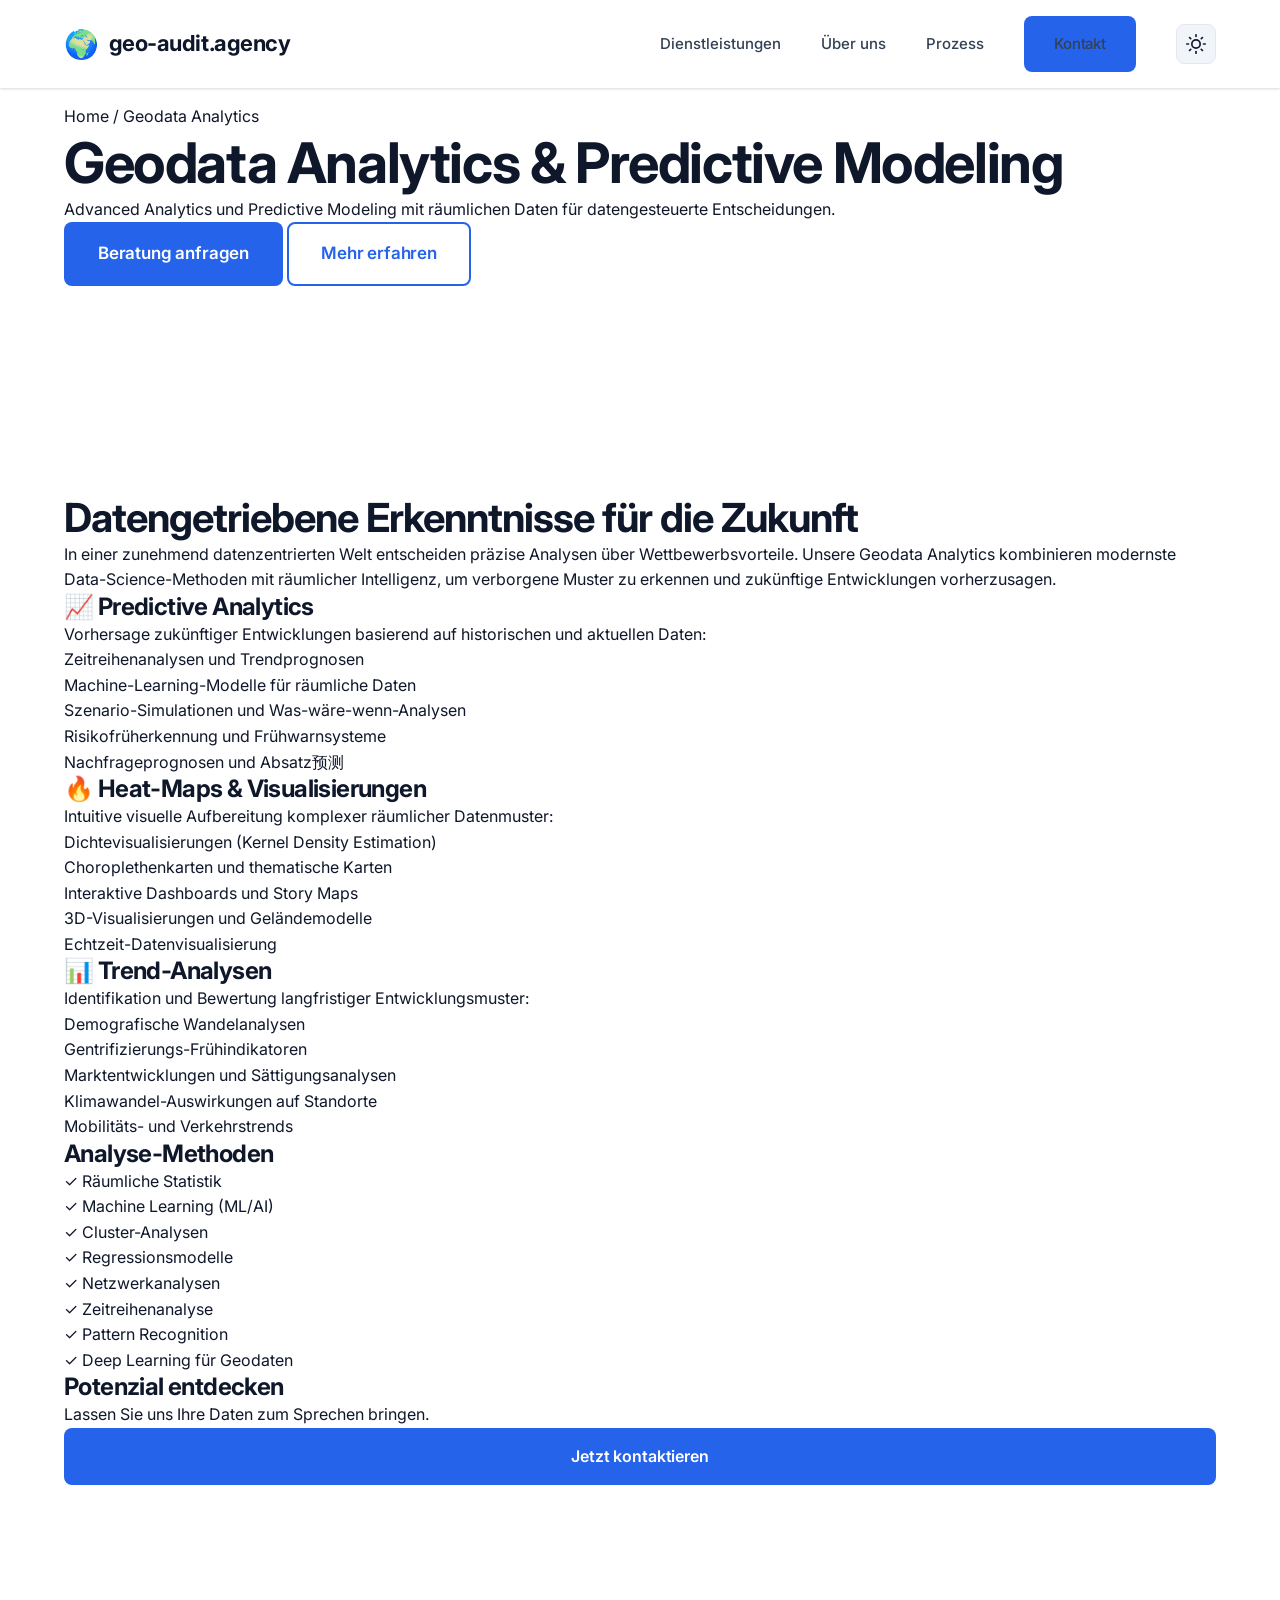
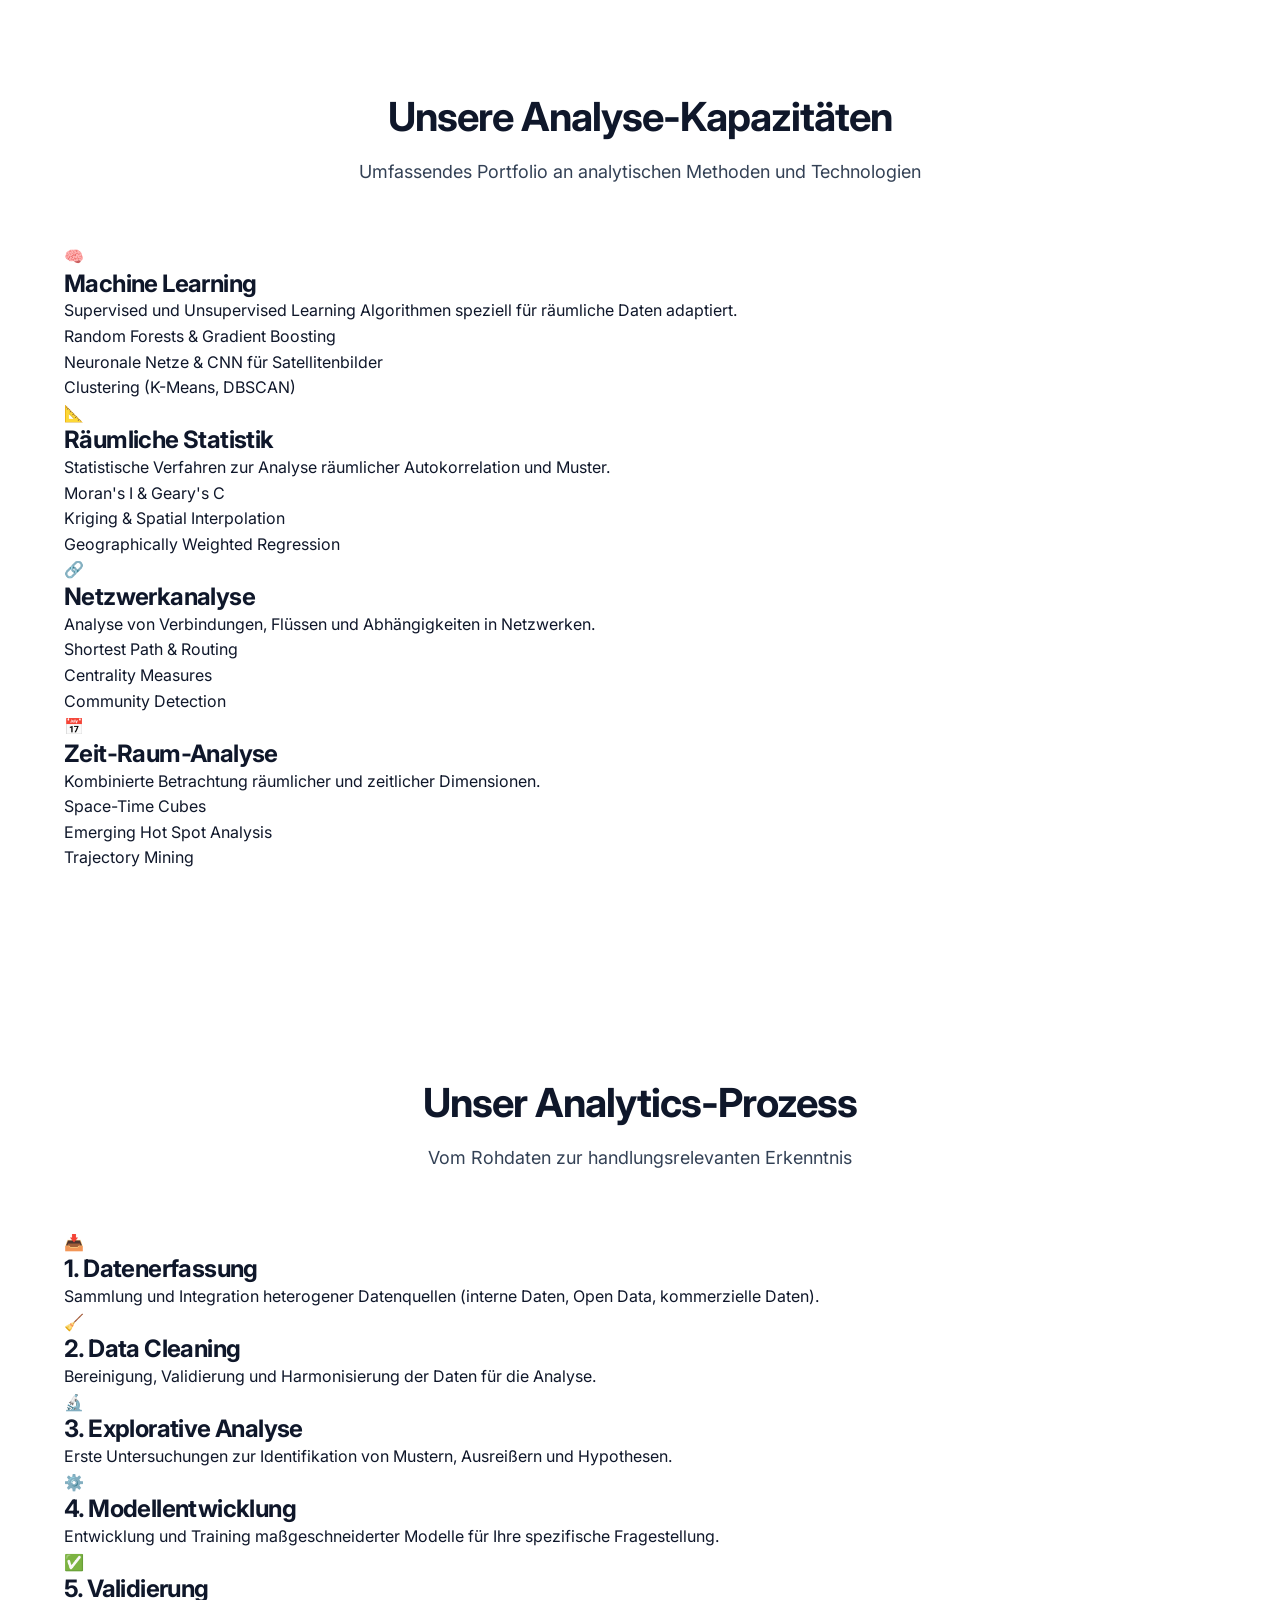
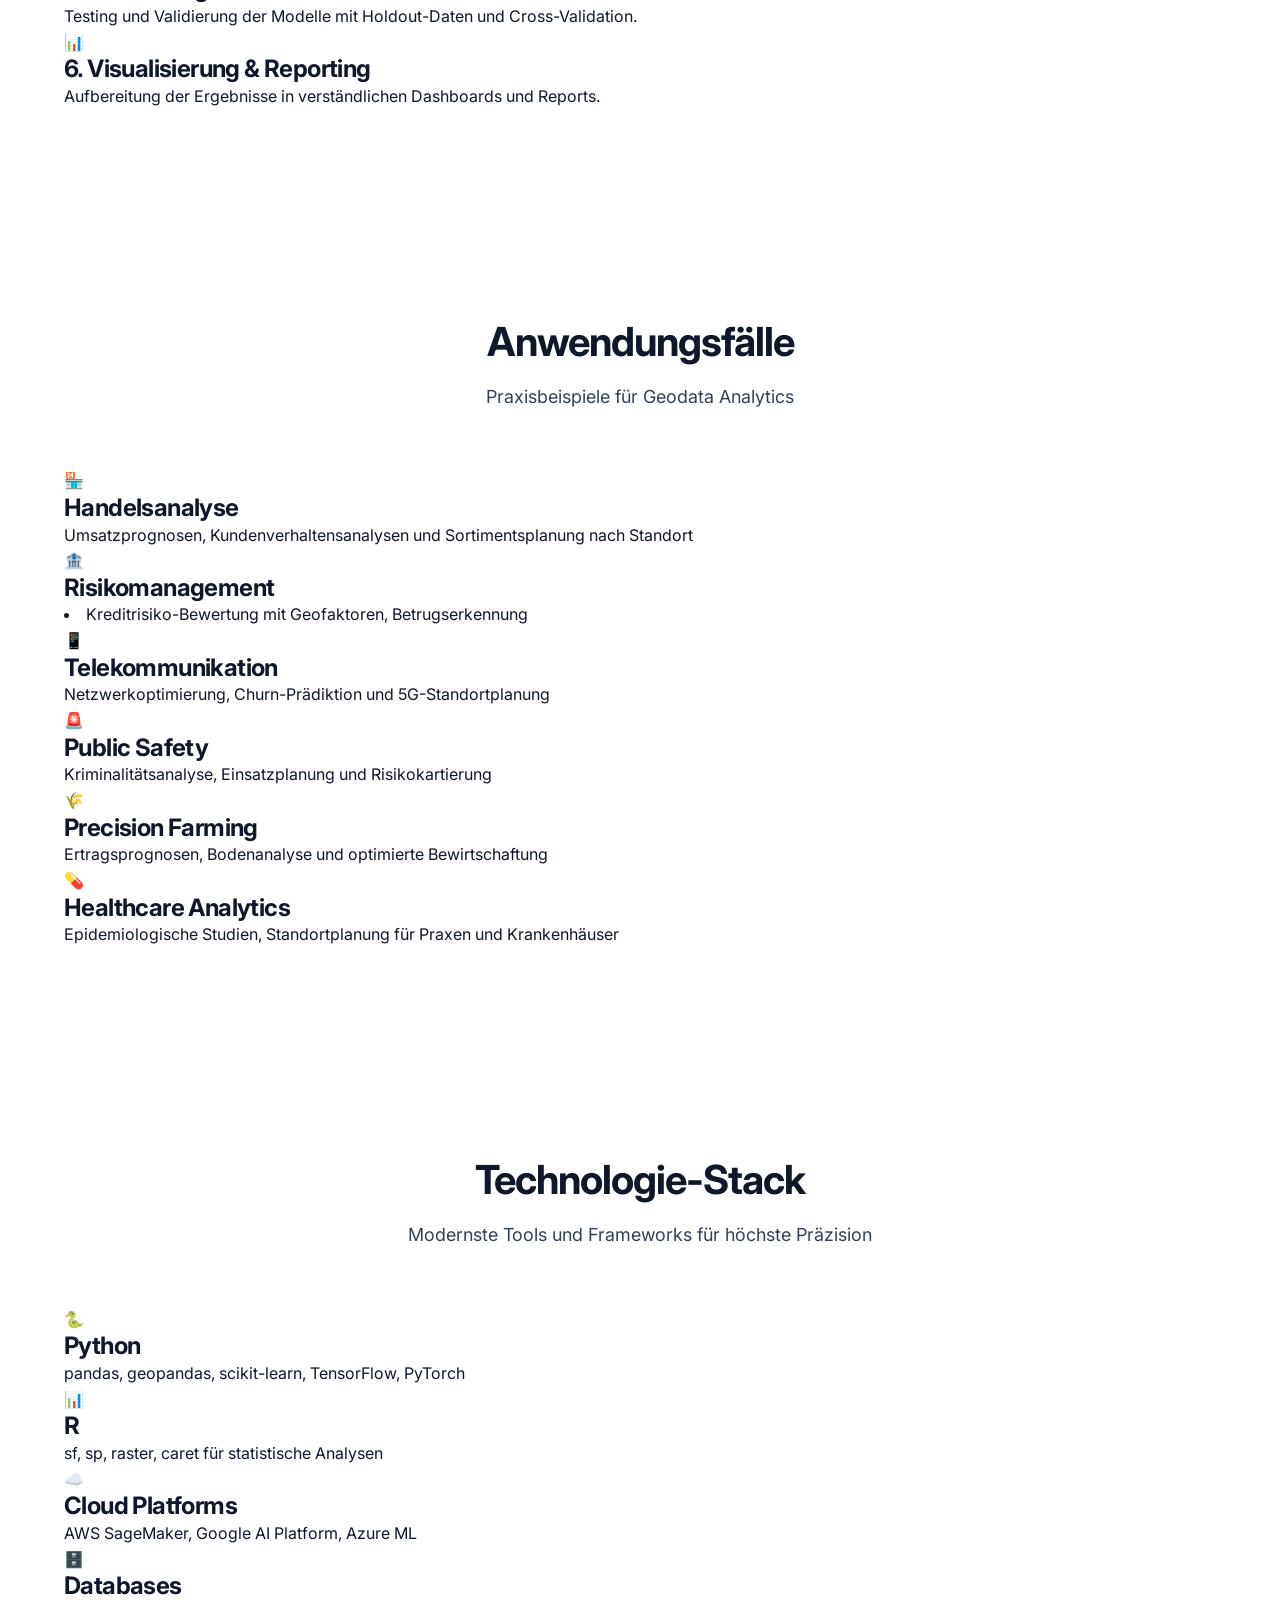
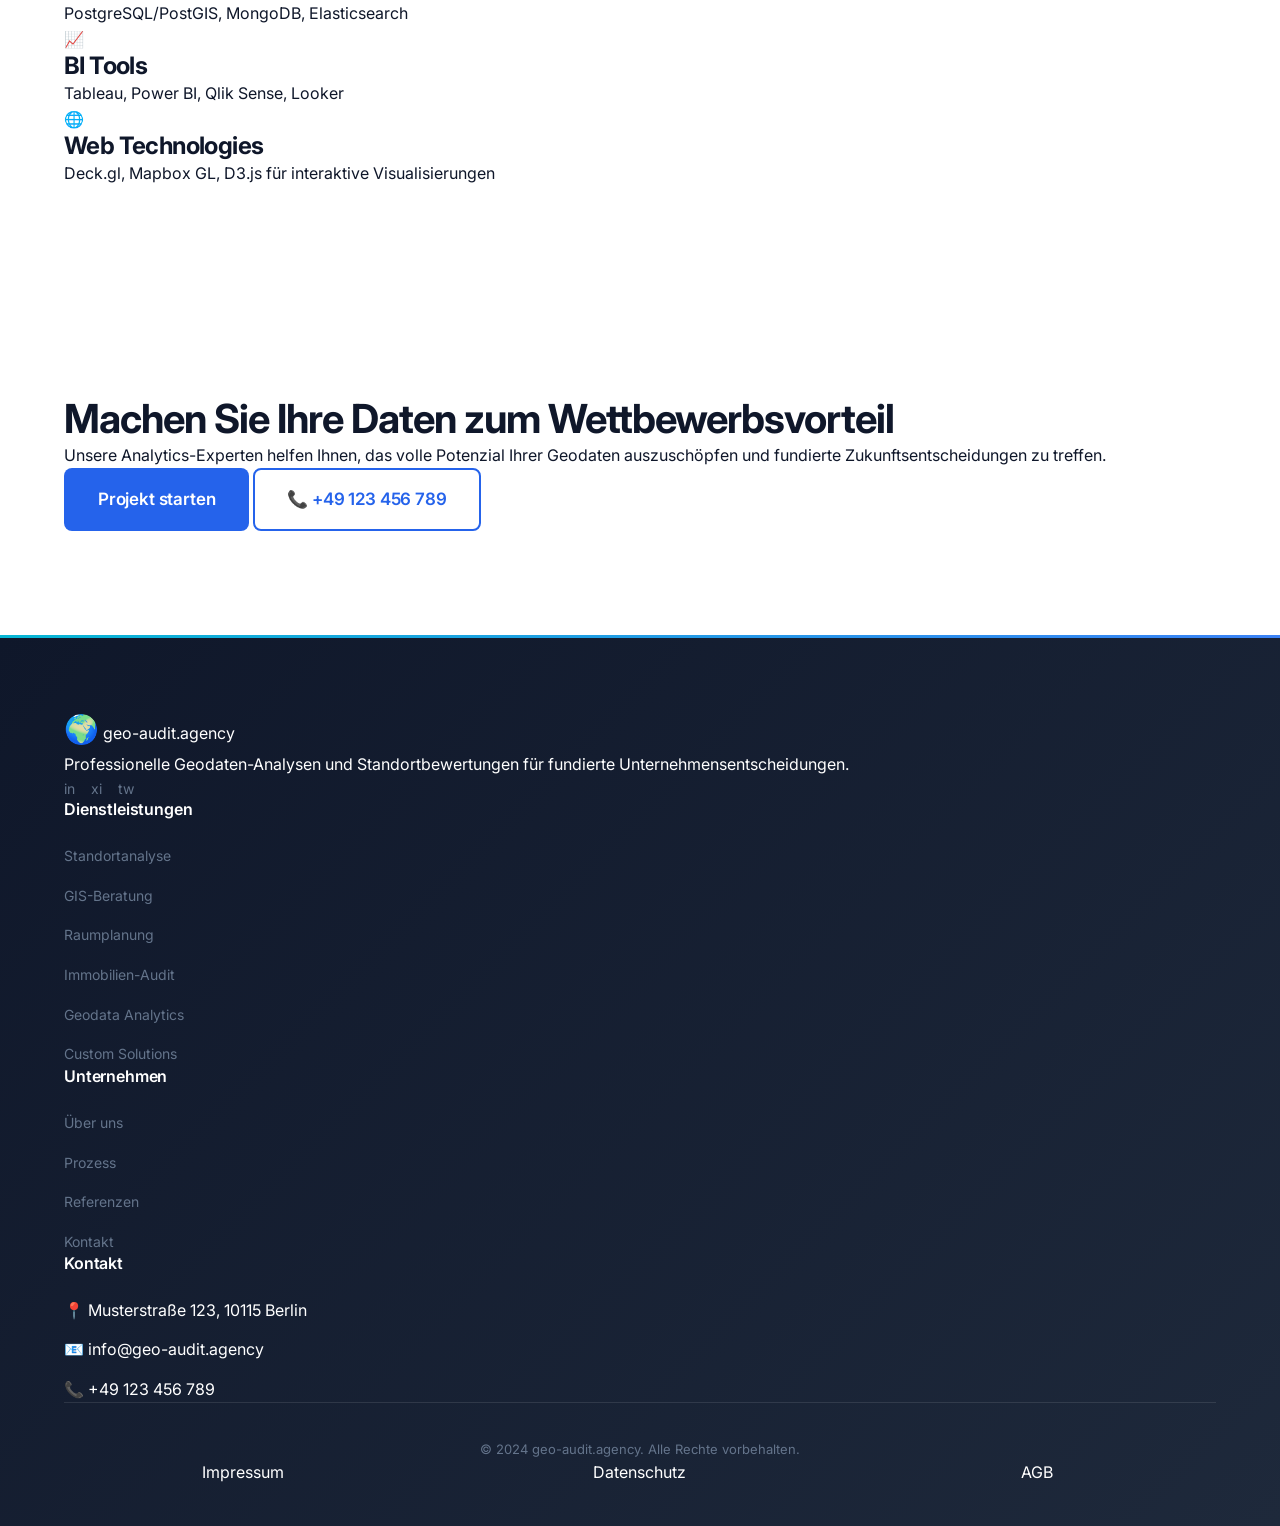
<file: geodata-analytics.html>
<!DOCTYPE html>
<html lang="de">
<head>
    <meta charset="UTF-8">
    <meta name="viewport" content="width=device-width, initial-scale=1.0">
    <meta name="description" content="Geodata Analytics von geo-audit.agency - Advanced Analytics und Predictive Modeling mit räumlichen Daten">
    <title>Geodata Analytics | geo-audit.agency</title>
    <link rel="stylesheet" href="styles.css">
    <link rel="preconnect" href="https://fonts.googleapis.com">
    <link rel="preconnect" href="https://fonts.gstatic.com" crossorigin>
    <link href="https://fonts.googleapis.com/css2?family=Inter:wght@300;400;500;600;700&display=swap" rel="stylesheet">
</head>
<body>
    <!-- Navigation -->
    <nav class="navbar">
        <div class="container nav-container">
            <a href="index.html" class="logo">
                <span class="logo-icon">🌍</span>
                <span class="logo-text">geo-audit.agency</span>
            </a>
            <ul class="nav-menu">
                <li><a href="index.html#services">Dienstleistungen</a></li>
                <li><a href="index.html#about">Über uns</a></li>
                <li><a href="index.html#process">Prozess</a></li>
                <li><a href="index.html#contact" class="btn-primary">Kontakt</a></li>
                <li>
                    <button class="theme-toggle" id="themeToggle" aria-label="Dark Mode umschalten">
                        <svg class="sun-icon" xmlns="http://www.w3.org/2000/svg" width="20" height="20" viewBox="0 0 24 24" fill="none" stroke="currentColor" stroke-width="2" stroke-linecap="round" stroke-linejoin="round"><circle cx="12" cy="12" r="5"></circle><line x1="12" y1="1" x2="12" y2="3"></line><line x1="12" y1="21" x2="12" y2="23"></line><line x1="4.22" y1="4.22" x2="5.64" y2="5.64"></line><line x1="18.36" y1="18.36" x2="19.78" y2="19.78"></line><line x1="1" y1="12" x2="3" y2="12"></line><line x1="21" y1="12" x2="23" y2="12"></line><line x1="4.22" y1="19.78" x2="5.64" y2="18.36"></line><line x1="18.36" y1="5.64" x2="19.78" y2="4.22"></line></svg>
                        <svg class="moon-icon" xmlns="http://www.w3.org/2000/svg" width="20" height="20" viewBox="0 0 24 24" fill="none" stroke="currentColor" stroke-width="2" stroke-linecap="round" stroke-linejoin="round"><path d="M21 12.79A9 9 0 1 1 11.21 3 7 7 0 0 0 21 12.79z"></path></svg>
                    </button>
                </li>
            </ul>
            <button class="mobile-menu-btn" aria-label="Menü öffnen">
                <span></span>
                <span></span>
                <span></span>
            </button>
        </div>
    </nav>

    <!-- Page Header -->
    <section class="page-header">
        <div class="container page-header-container">
            <div class="page-header-content">
                <span class="breadcrumb"><a href="index.html">Home</a> / <span>Geodata Analytics</span></span>
                <h1 class="page-title">Geodata Analytics & Predictive Modeling</h1>
                <p class="page-subtitle">Advanced Analytics und Predictive Modeling mit räumlichen Daten für datengesteuerte Entscheidungen.</p>
                <div class="page-buttons">
                    <a href="index.html#contact" class="btn-primary btn-large">Beratung anfragen</a>
                    <a href="#details" class="btn-secondary btn-large">Mehr erfahren</a>
                </div>
            </div>
            <div class="page-header-image">
                <div class="analytics-visual">
                    <div class="data-flow"></div>
                    <div class="chart-bars"></div>
                    <div class="network-nodes"></div>
                </div>
            </div>
        </div>
    </section>

    <!-- Service Details -->
    <section id="details" class="service-details">
        <div class="container">
            <div class="details-grid">
                <div class="details-content">
                    <h2>Datengetriebene Erkenntnisse für die Zukunft</h2>
                    <p>In einer zunehmend datenzentrierten Welt entscheiden präzise Analysen über Wettbewerbsvorteile. Unsere Geodata Analytics kombinieren modernste Data-Science-Methoden mit räumlicher Intelligenz, um verborgene Muster zu erkennen und zukünftige Entwicklungen vorherzusagen.</p>
                    
                    <div class="feature-box">
                        <h3>📈 Predictive Analytics</h3>
                        <p>Vorhersage zukünftiger Entwicklungen basierend auf historischen und aktuellen Daten:</p>
                        <ul class="detail-list">
                            <li>Zeitreihenanalysen und Trendprognosen</li>
                            <li>Machine-Learning-Modelle für räumliche Daten</li>
                            <li>Szenario-Simulationen und Was-wäre-wenn-Analysen</li>
                            <li>Risikofrüherkennung und Frühwarnsysteme</li>
                            <li>Nachfrageprognosen und Absatz预测</li>
                        </ul>
                    </div>

                    <div class="feature-box">
                        <h3>🔥 Heat-Maps & Visualisierungen</h3>
                        <p>Intuitive visuelle Aufbereitung komplexer räumlicher Datenmuster:</p>
                        <ul class="detail-list">
                            <li>Dichtevisualisierungen (Kernel Density Estimation)</li>
                            <li>Choroplethenkarten und thematische Karten</li>
                            <li>Interaktive Dashboards und Story Maps</li>
                            <li>3D-Visualisierungen und Geländemodelle</li>
                            <li>Echtzeit-Datenvisualisierung</li>
                        </ul>
                    </div>

                    <div class="feature-box">
                        <h3>📊 Trend-Analysen</h3>
                        <p>Identifikation und Bewertung langfristiger Entwicklungsmuster:</p>
                        <ul class="detail-list">
                            <li>Demografische Wandelanalysen</li>
                            <li>Gentrifizierungs-Frühindikatoren</li>
                            <li>Marktentwicklungen und Sättigungsanalysen</li>
                            <li>Klimawandel-Auswirkungen auf Standorte</li>
                            <li>Mobilitäts- und Verkehrstrends</li>
                        </ul>
                    </div>
                </div>

                <div class="details-sidebar">
                    <div class="sidebar-card">
                        <h3>Analyse-Methoden</h3>
                        <ul class="sidebar-list">
                            <li>✓ Räumliche Statistik</li>
                            <li>✓ Machine Learning (ML/AI)</li>
                            <li>✓ Cluster-Analysen</li>
                            <li>✓ Regressionsmodelle</li>
                            <li>✓ Netzwerkanalysen</li>
                            <li>✓ Zeitreihenanalyse</li>
                            <li>✓ Pattern Recognition</li>
                            <li>✓ Deep Learning für Geodaten</li>
                        </ul>
                    </div>

                    <div class="sidebar-card cta-card">
                        <h3>Potenzial entdecken</h3>
                        <p>Lassen Sie uns Ihre Daten zum Sprechen bringen.</p>
                        <a href="index.html#contact" class="btn-primary btn-full">Jetzt kontaktieren</a>
                    </div>
                </div>
            </div>
        </div>
    </section>

    <!-- Capabilities Section -->
    <section class="capabilities-section">
        <div class="container">
            <div class="section-header">
                <h2 class="section-title">Unsere Analyse-Kapazitäten</h2>
                <p class="section-subtitle">Umfassendes Portfolio an analytischen Methoden und Technologien</p>
            </div>
            <div class="capabilities-grid">
                <div class="capability-card">
                    <div class="capability-icon">🧠</div>
                    <h3>Machine Learning</h3>
                    <p>Supervised und Unsupervised Learning Algorithmen speziell für räumliche Daten adaptiert.</p>
                    <ul>
                        <li>Random Forests & Gradient Boosting</li>
                        <li>Neuronale Netze & CNN für Satellitenbilder</li>
                        <li>Clustering (K-Means, DBSCAN)</li>
                    </ul>
                </div>
                <div class="capability-card">
                    <div class="capability-icon">📐</div>
                    <h3>Räumliche Statistik</h3>
                    <p>Statistische Verfahren zur Analyse räumlicher Autokorrelation und Muster.</p>
                    <ul>
                        <li>Moran's I & Geary's C</li>
                        <li>Kriging & Spatial Interpolation</li>
                        <li>Geographically Weighted Regression</li>
                    </ul>
                </div>
                <div class="capability-card">
                    <div class="capability-icon">🔗</div>
                    <h3>Netzwerkanalyse</h3>
                    <p>Analyse von Verbindungen, Flüssen und Abhängigkeiten in Netzwerken.</p>
                    <ul>
                        <li>Shortest Path & Routing</li>
                        <li>Centrality Measures</li>
                        <li>Community Detection</li>
                    </ul>
                </div>
                <div class="capability-card">
                    <div class="capability-icon">📅</div>
                    <h3>Zeit-Raum-Analyse</h3>
                    <p>Kombinierte Betrachtung räumlicher und zeitlicher Dimensionen.</p>
                    <ul>
                        <li>Space-Time Cubes</li>
                        <li>Emerging Hot Spot Analysis</li>
                        <li>Trajectory Mining</li>
                    </ul>
                </div>
            </div>
        </div>
    </section>

    <!-- Process Section -->
    <section class="service-process">
        <div class="container">
            <div class="section-header">
                <h2 class="section-title">Unser Analytics-Prozess</h2>
                <p class="section-subtitle">Vom Rohdaten zur handlungsrelevanten Erkenntnis</p>
            </div>
            <div class="process-steps-vertical">
                <div class="process-step-card">
                    <div class="step-icon">📥</div>
                    <div class="step-content">
                        <h3>1. Datenerfassung</h3>
                        <p>Sammlung und Integration heterogener Datenquellen (interne Daten, Open Data, kommerzielle Daten).</p>
                    </div>
                </div>
                <div class="process-step-card">
                    <div class="step-icon">🧹</div>
                    <div class="step-content">
                        <h3>2. Data Cleaning</h3>
                        <p>Bereinigung, Validierung und Harmonisierung der Daten für die Analyse.</p>
                    </div>
                </div>
                <div class="process-step-card">
                    <div class="step-icon">🔬</div>
                    <div class="step-content">
                        <h3>3. Explorative Analyse</h3>
                        <p>Erste Untersuchungen zur Identifikation von Mustern, Ausreißern und Hypothesen.</p>
                    </div>
                </div>
                <div class="process-step-card">
                    <div class="step-icon">⚙️</div>
                    <div class="step-content">
                        <h3>4. Modellentwicklung</h3>
                        <p>Entwicklung und Training maßgeschneiderter Modelle für Ihre spezifische Fragestellung.</p>
                    </div>
                </div>
                <div class="process-step-card">
                    <div class="step-icon">✅</div>
                    <div class="step-content">
                        <h3>5. Validierung</h3>
                        <p>Testing und Validierung der Modelle mit Holdout-Daten und Cross-Validation.</p>
                    </div>
                </div>
                <div class="process-step-card">
                    <div class="step-icon">📊</div>
                    <div class="step-content">
                        <h3>6. Visualisierung & Reporting</h3>
                        <p>Aufbereitung der Ergebnisse in verständlichen Dashboards und Reports.</p>
                    </div>
                </div>
            </div>
        </div>
    </section>

    <!-- Use Cases -->
    <section class="use-cases">
        <div class="container">
            <div class="section-header">
                <h2 class="section-title">Anwendungsfälle</h2>
                <p class="section-subtitle">Praxisbeispiele für Geodata Analytics</p>
            </div>
            <div class="use-cases-grid">
                <div class="use-case-card">
                    <div class="use-case-icon">🏪</div>
                    <h3>Handelsanalyse</h3>
                    <p>Umsatzprognosen, Kundenverhaltensanalysen und Sortimentsplanung nach Standort</p>
                </div>
                <div class="use-case-card">
                    <div class="use-case-icon">🏦</div>
                    <h3>Risikomanagement</h3>
                    <li>Kreditrisiko-Bewertung mit Geofaktoren, Betrugserkennung</li>
                </div>
                <div class="use-case-card">
                    <div class="use-case-icon">📱</div>
                    <h3>Telekommunikation</h3>
                    <p>Netzwerkoptimierung, Churn-Prädiktion und 5G-Standortplanung</p>
                </div>
                <div class="use-case-card">
                    <div class="use-case-icon">🚨</div>
                    <h3>Public Safety</h3>
                    <p>Kriminalitätsanalyse, Einsatzplanung und Risikokartierung</p>
                </div>
                <div class="use-case-card">
                    <div class="use-case-icon">🌾</div>
                    <h3>Precision Farming</h3>
                    <p>Ertragsprognosen, Bodenanalyse und optimierte Bewirtschaftung</p>
                </div>
                <div class="use-case-card">
                    <div class="use-case-icon">💊</div>
                    <h3>Healthcare Analytics</h3>
                    <p>Epidemiologische Studien, Standortplanung für Praxen und Krankenhäuser</p>
                </div>
            </div>
        </div>
    </section>

    <!-- Tech Stack -->
    <section class="tech-stack">
        <div class="container">
            <div class="section-header">
                <h2 class="section-title">Technologie-Stack</h2>
                <p class="section-subtitle">Modernste Tools und Frameworks für höchste Präzision</p>
            </div>
            <div class="tech-grid">
                <div class="tech-card">
                    <div class="tech-icon">🐍</div>
                    <h3>Python</h3>
                    <p>pandas, geopandas, scikit-learn, TensorFlow, PyTorch</p>
                </div>
                <div class="tech-card">
                    <div class="tech-icon">📊</div>
                    <h3>R</h3>
                    <p>sf, sp, raster, caret für statistische Analysen</p>
                </div>
                <div class="tech-card">
                    <div class="tech-icon">☁️</div>
                    <h3>Cloud Platforms</h3>
                    <p>AWS SageMaker, Google AI Platform, Azure ML</p>
                </div>
                <div class="tech-card">
                    <div class="tech-icon">🗄️</div>
                    <h3>Databases</h3>
                    <p>PostgreSQL/PostGIS, MongoDB, Elasticsearch</p>
                </div>
                <div class="tech-card">
                    <div class="tech-icon">📈</div>
                    <h3>BI Tools</h3>
                    <p>Tableau, Power BI, Qlik Sense, Looker</p>
                </div>
                <div class="tech-card">
                    <div class="tech-icon">🌐</div>
                    <h3>Web Technologies</h3>
                    <p>Deck.gl, Mapbox GL, D3.js für interaktive Visualisierungen</p>
                </div>
            </div>
        </div>
    </section>

    <!-- CTA Section -->
    <section class="cta-section">
        <div class="container">
            <div class="cta-content">
                <h2>Machen Sie Ihre Daten zum Wettbewerbsvorteil</h2>
                <p>Unsere Analytics-Experten helfen Ihnen, das volle Potenzial Ihrer Geodaten auszuschöpfen und fundierte Zukunftsentscheidungen zu treffen.</p>
                <div class="cta-buttons">
                    <a href="index.html#contact" class="btn-primary btn-large">Projekt starten</a>
                    <a href="tel:+49123456789" class="btn-secondary btn-large">📞 +49 123 456 789</a>
                </div>
            </div>
        </div>
    </section>

    <!-- Footer -->
    <footer class="footer">
        <div class="container">
            <div class="footer-grid">
                <div class="footer-column">
                    <div class="footer-logo">
                        <span class="logo-icon">🌍</span>
                        <span class="logo-text">geo-audit.agency</span>
                    </div>
                    <p>Professionelle Geodaten-Analysen und Standortbewertungen für fundierte Unternehmensentscheidungen.</p>
                    <div class="social-links">
                        <a href="#" aria-label="LinkedIn">in</a>
                        <a href="#" aria-label="Xing">xi</a>
                        <a href="#" aria-label="Twitter">tw</a>
                    </div>
                </div>
                <div class="footer-column">
                    <h4>Dienstleistungen</h4>
                    <ul>
                        <li><a href="standortanalyse.html">Standortanalyse</a></li>
                        <li><a href="gis-beratung.html">GIS-Beratung</a></li>
                        <li><a href="raumplanung.html">Raumplanung</a></li>
                        <li><a href="immobilien-audit.html">Immobilien-Audit</a></li>
                        <li><a href="geodata-analytics.html">Geodata Analytics</a></li>
                        <li><a href="custom-solutions.html">Custom Solutions</a></li>
                    </ul>
                </div>
                <div class="footer-column">
                    <h4>Unternehmen</h4>
                    <ul>
                        <li><a href="index.html#about">Über uns</a></li>
                        <li><a href="index.html#process">Prozess</a></li>
                        <li><a href="index.html#testimonials">Referenzen</a></li>
                        <li><a href="index.html#contact">Kontakt</a></li>
                    </ul>
                </div>
                <div class="footer-column">
                    <h4>Kontakt</h4>
                    <ul class="contact-info">
                        <li>📍 Musterstraße 123, 10115 Berlin</li>
                        <li>📧 info@geo-audit.agency</li>
                        <li>📞 +49 123 456 789</li>
                    </ul>
                </div>
            </div>
            <div class="footer-bottom">
                <p>&copy; 2024 geo-audit.agency. Alle Rechte vorbehalten.</p>
                <div class="footer-links">
                    <a href="#">Impressum</a>
                    <a href="#">Datenschutz</a>
                    <a href="#">AGB</a>
                </div>
            </div>
        </div>
    </footer>

    <script src="script.js"></script>
</body>
</html>
</file>
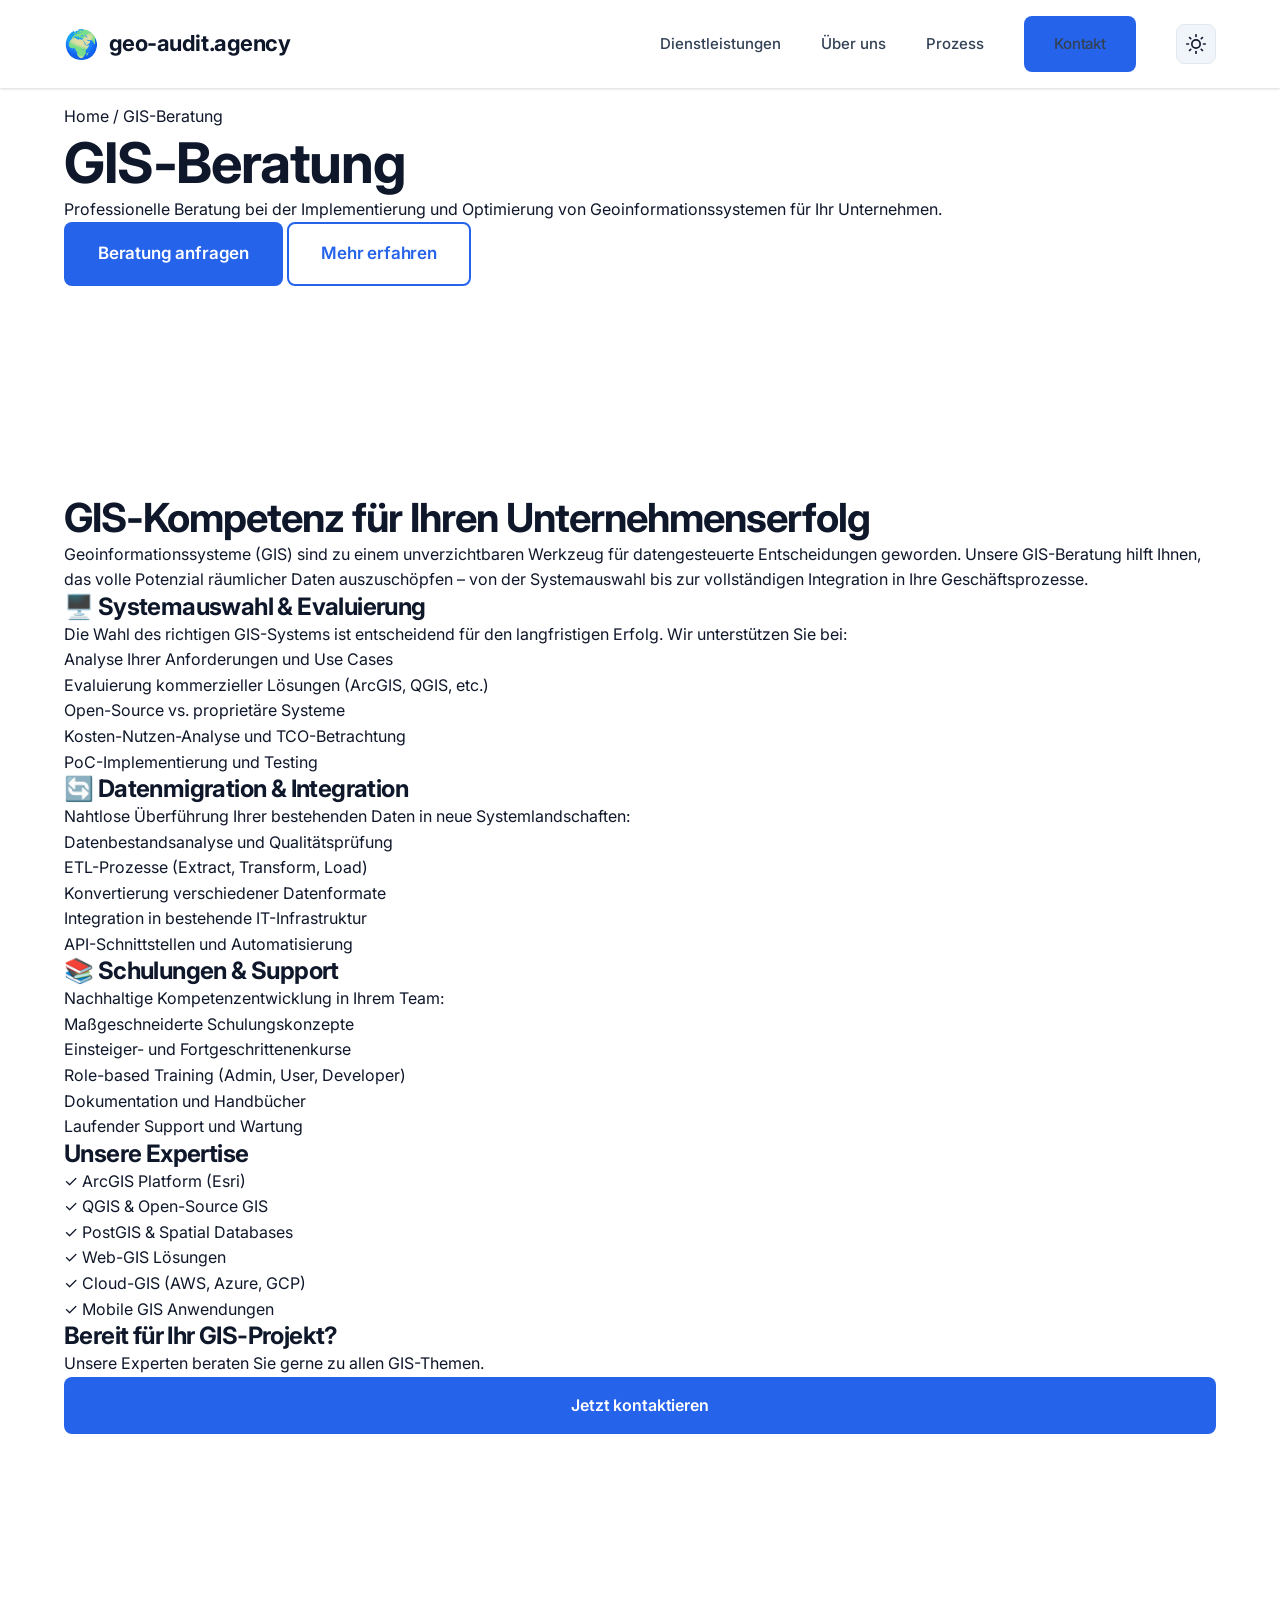
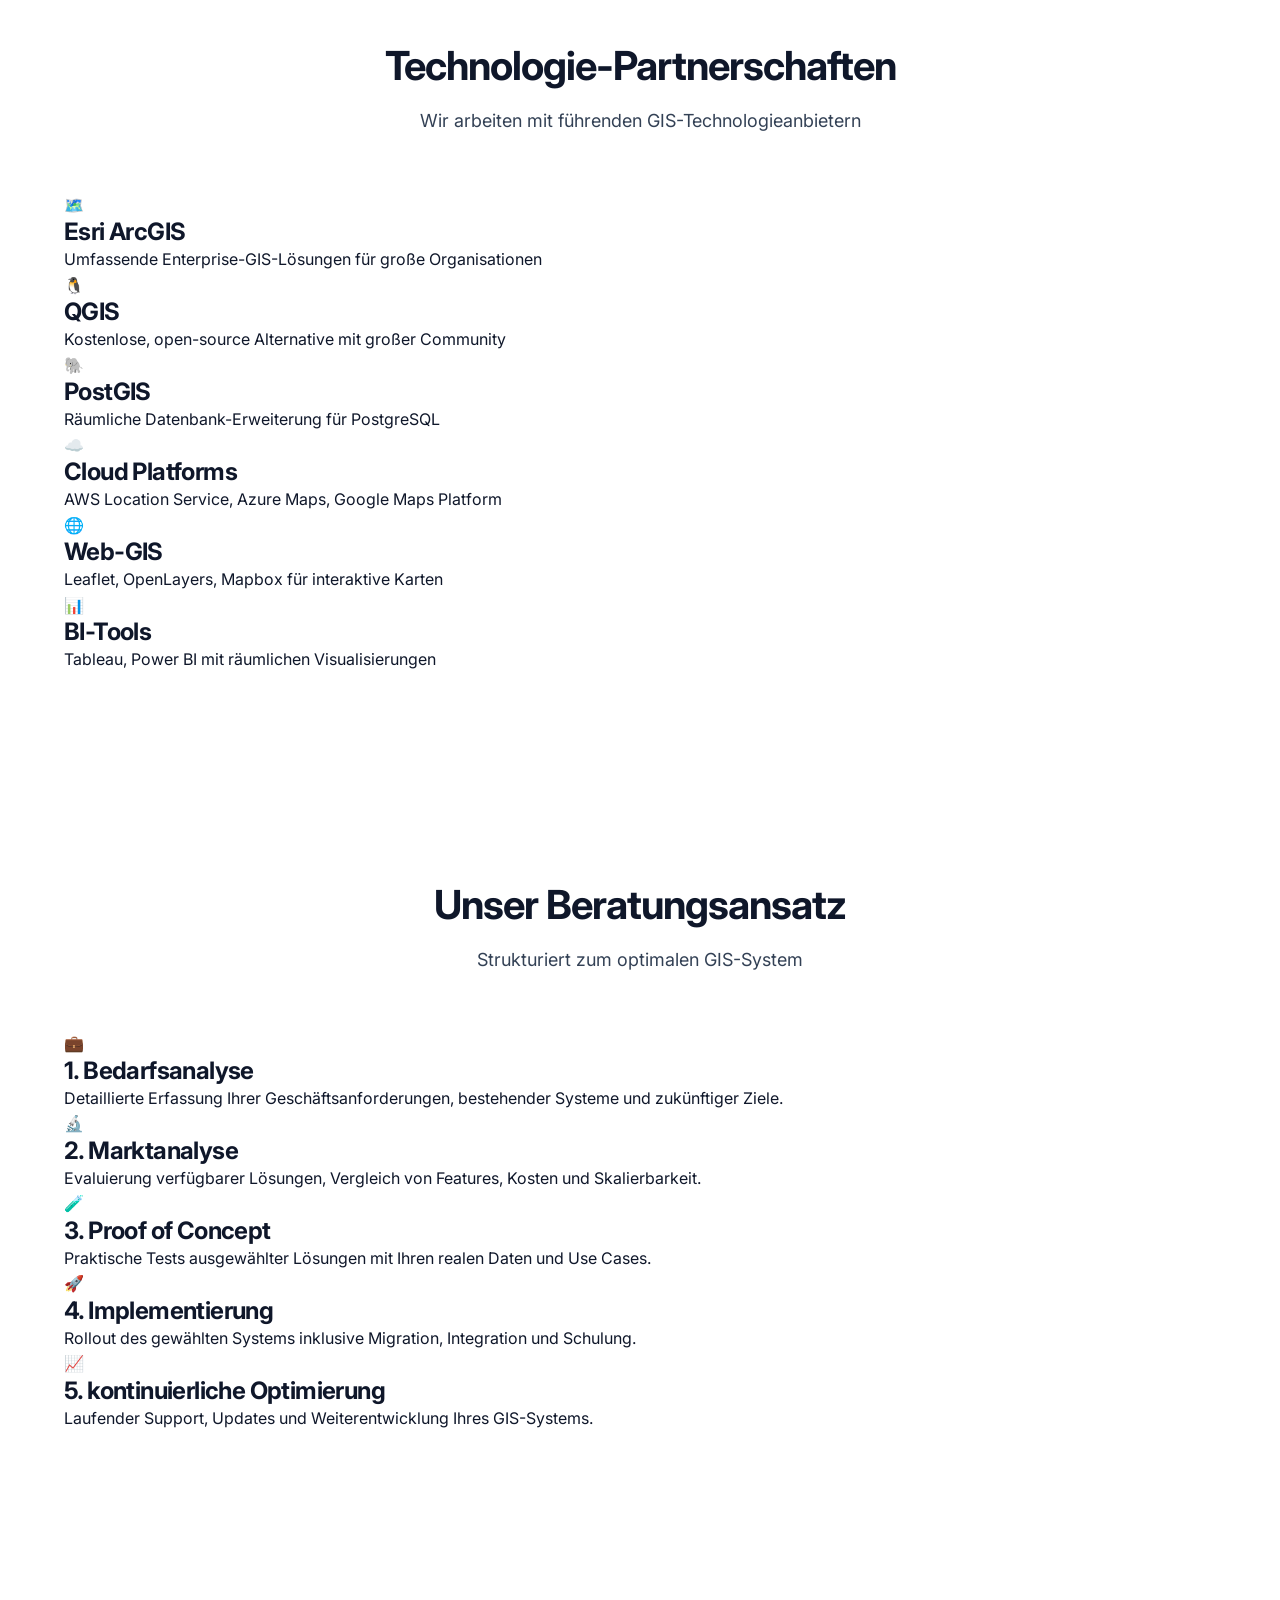
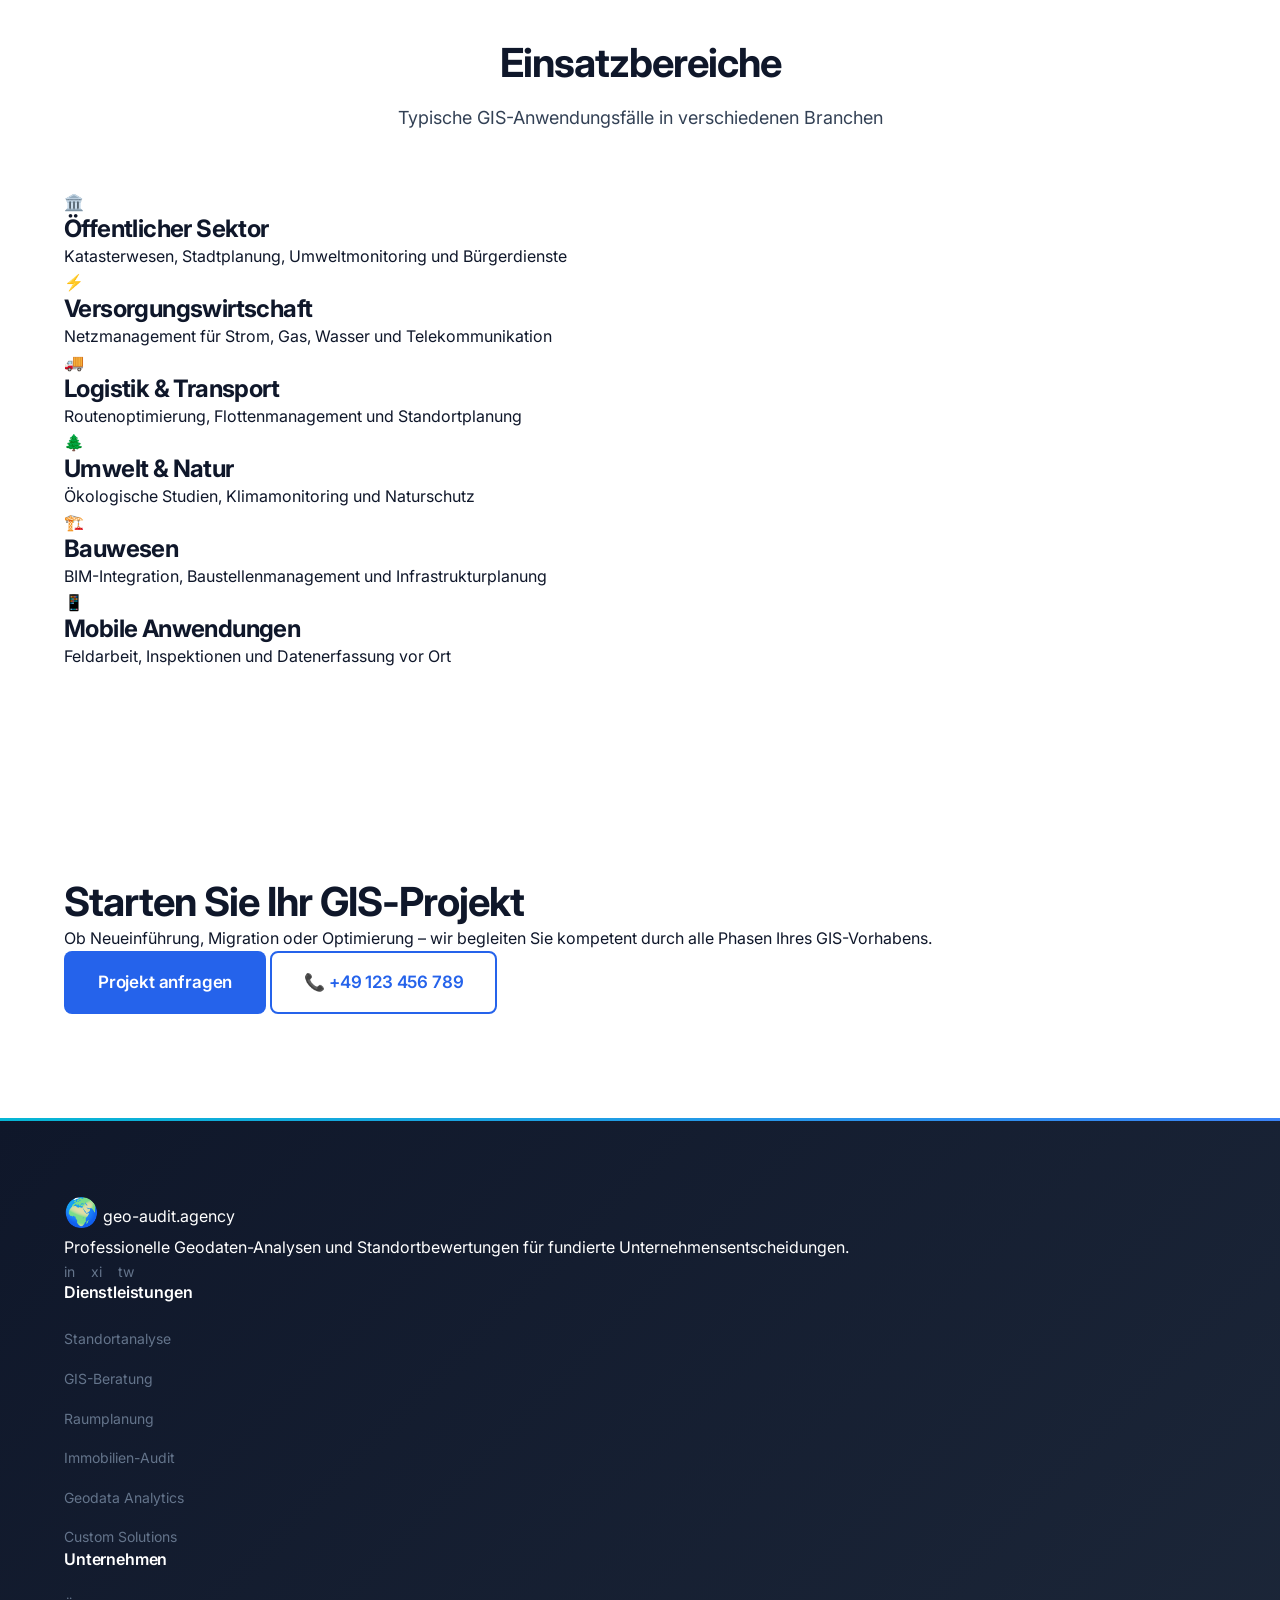
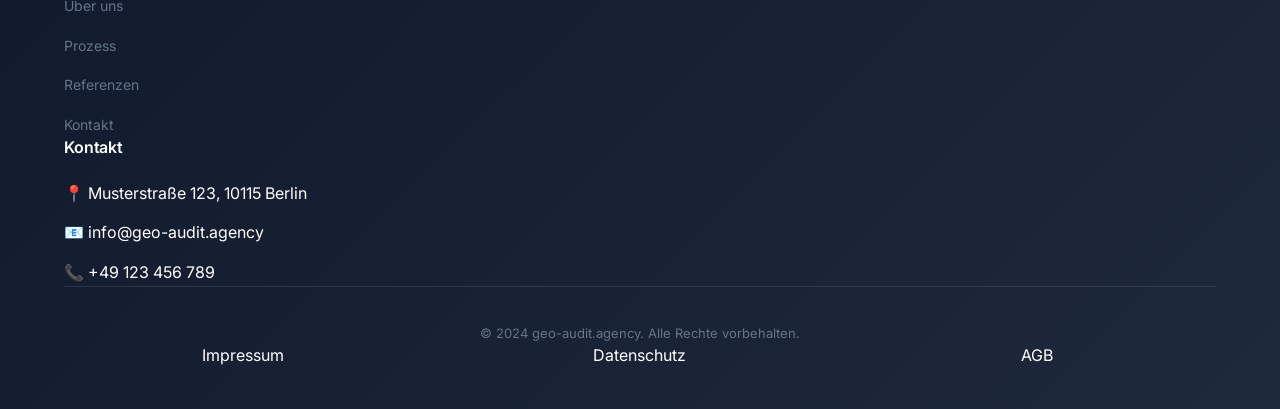
<file: gis-beratung.html>
<!DOCTYPE html>
<html lang="de">
<head>
    <meta charset="UTF-8">
    <meta name="viewport" content="width=device-width, initial-scale=1.0">
    <meta name="description" content="GIS-Beratung von geo-audit.agency - Professionelle Beratung bei der Implementierung von Geoinformationssystemen">
    <title>GIS-Beratung | geo-audit.agency</title>
    <link rel="stylesheet" href="styles.css">
    <link rel="preconnect" href="https://fonts.googleapis.com">
    <link rel="preconnect" href="https://fonts.gstatic.com" crossorigin>
    <link href="https://fonts.googleapis.com/css2?family=Inter:wght@300;400;500;600;700&display=swap" rel="stylesheet">
</head>
<body>
    <!-- Navigation -->
    <nav class="navbar">
        <div class="container nav-container">
            <a href="index.html" class="logo">
                <span class="logo-icon">🌍</span>
                <span class="logo-text">geo-audit.agency</span>
            </a>
            <ul class="nav-menu">
                <li><a href="index.html#services">Dienstleistungen</a></li>
                <li><a href="index.html#about">Über uns</a></li>
                <li><a href="index.html#process">Prozess</a></li>
                <li><a href="index.html#contact" class="btn-primary">Kontakt</a></li>
                <li>
                    <button class="theme-toggle" id="themeToggle" aria-label="Dark Mode umschalten">
                        <svg class="sun-icon" xmlns="http://www.w3.org/2000/svg" width="20" height="20" viewBox="0 0 24 24" fill="none" stroke="currentColor" stroke-width="2" stroke-linecap="round" stroke-linejoin="round"><circle cx="12" cy="12" r="5"></circle><line x1="12" y1="1" x2="12" y2="3"></line><line x1="12" y1="21" x2="12" y2="23"></line><line x1="4.22" y1="4.22" x2="5.64" y2="5.64"></line><line x1="18.36" y1="18.36" x2="19.78" y2="19.78"></line><line x1="1" y1="12" x2="3" y2="12"></line><line x1="21" y1="12" x2="23" y2="12"></line><line x1="4.22" y1="19.78" x2="5.64" y2="18.36"></line><line x1="18.36" y1="5.64" x2="19.78" y2="4.22"></line></svg>
                        <svg class="moon-icon" xmlns="http://www.w3.org/2000/svg" width="20" height="20" viewBox="0 0 24 24" fill="none" stroke="currentColor" stroke-width="2" stroke-linecap="round" stroke-linejoin="round"><path d="M21 12.79A9 9 0 1 1 11.21 3 7 7 0 0 0 21 12.79z"></path></svg>
                    </button>
                </li>
            </ul>
            <button class="mobile-menu-btn" aria-label="Menü öffnen">
                <span></span>
                <span></span>
                <span></span>
            </button>
        </div>
    </nav>

    <!-- Page Header -->
    <section class="page-header">
        <div class="container page-header-container">
            <div class="page-header-content">
                <span class="breadcrumb"><a href="index.html">Home</a> / <span>GIS-Beratung</span></span>
                <h1 class="page-title">GIS-Beratung</h1>
                <p class="page-subtitle">Professionelle Beratung bei der Implementierung und Optimierung von Geoinformationssystemen für Ihr Unternehmen.</p>
                <div class="page-buttons">
                    <a href="index.html#contact" class="btn-primary btn-large">Beratung anfragen</a>
                    <a href="#details" class="btn-secondary btn-large">Mehr erfahren</a>
                </div>
            </div>
            <div class="page-header-image">
                <div class="gis-visual">
                    <div class="layer-stack">
                        <div class="layer layer-1"></div>
                        <div class="layer layer-2"></div>
                        <div class="layer layer-3"></div>
                    </div>
                </div>
            </div>
        </div>
    </section>

    <!-- Service Details -->
    <section id="details" class="service-details">
        <div class="container">
            <div class="details-grid">
                <div class="details-content">
                    <h2>GIS-Kompetenz für Ihren Unternehmenserfolg</h2>
                    <p>Geoinformationssysteme (GIS) sind zu einem unverzichtbaren Werkzeug für datengesteuerte Entscheidungen geworden. Unsere GIS-Beratung hilft Ihnen, das volle Potenzial räumlicher Daten auszuschöpfen – von der Systemauswahl bis zur vollständigen Integration in Ihre Geschäftsprozesse.</p>
                    
                    <div class="feature-box">
                        <h3>🖥️ Systemauswahl & Evaluierung</h3>
                        <p>Die Wahl des richtigen GIS-Systems ist entscheidend für den langfristigen Erfolg. Wir unterstützen Sie bei:</p>
                        <ul class="detail-list">
                            <li>Analyse Ihrer Anforderungen und Use Cases</li>
                            <li>Evaluierung kommerzieller Lösungen (ArcGIS, QGIS, etc.)</li>
                            <li>Open-Source vs. proprietäre Systeme</li>
                            <li>Kosten-Nutzen-Analyse und TCO-Betrachtung</li>
                            <li>PoC-Implementierung und Testing</li>
                        </ul>
                    </div>

                    <div class="feature-box">
                        <h3>🔄 Datenmigration & Integration</h3>
                        <p>Nahtlose Überführung Ihrer bestehenden Daten in neue Systemlandschaften:</p>
                        <ul class="detail-list">
                            <li>Datenbestandsanalyse und Qualitätsprüfung</li>
                            <li>ETL-Prozesse (Extract, Transform, Load)</li>
                            <li>Konvertierung verschiedener Datenformate</li>
                            <li>Integration in bestehende IT-Infrastruktur</li>
                            <li>API-Schnittstellen und Automatisierung</li>
                        </ul>
                    </div>

                    <div class="feature-box">
                        <h3>📚 Schulungen & Support</h3>
                        <p>Nachhaltige Kompetenzentwicklung in Ihrem Team:</p>
                        <ul class="detail-list">
                            <li>Maßgeschneiderte Schulungskonzepte</li>
                            <li>Einsteiger- und Fortgeschrittenenkurse</li>
                            <li>Role-based Training (Admin, User, Developer)</li>
                            <li>Dokumentation und Handbücher</li>
                            <li>Laufender Support und Wartung</li>
                        </ul>
                    </div>
                </div>

                <div class="details-sidebar">
                    <div class="sidebar-card">
                        <h3>Unsere Expertise</h3>
                        <ul class="sidebar-list">
                            <li>✓ ArcGIS Platform (Esri)</li>
                            <li>✓ QGIS & Open-Source GIS</li>
                            <li>✓ PostGIS & Spatial Databases</li>
                            <li>✓ Web-GIS Lösungen</li>
                            <li>✓ Cloud-GIS (AWS, Azure, GCP)</li>
                            <li>✓ Mobile GIS Anwendungen</li>
                        </ul>
                    </div>

                    <div class="sidebar-card cta-card">
                        <h3>Bereit für Ihr GIS-Projekt?</h3>
                        <p>Unsere Experten beraten Sie gerne zu allen GIS-Themen.</p>
                        <a href="index.html#contact" class="btn-primary btn-full">Jetzt kontaktieren</a>
                    </div>
                </div>
            </div>
        </div>
    </section>

    <!-- Technology Stack -->
    <section class="tech-stack">
        <div class="container">
            <div class="section-header">
                <h2 class="section-title">Technologie-Partnerschaften</h2>
                <p class="section-subtitle">Wir arbeiten mit führenden GIS-Technologieanbietern</p>
            </div>
            <div class="tech-grid">
                <div class="tech-card">
                    <div class="tech-icon">🗺️</div>
                    <h3>Esri ArcGIS</h3>
                    <p>Umfassende Enterprise-GIS-Lösungen für große Organisationen</p>
                </div>
                <div class="tech-card">
                    <div class="tech-icon">🐧</div>
                    <h3>QGIS</h3>
                    <p>Kostenlose, open-source Alternative mit großer Community</p>
                </div>
                <div class="tech-card">
                    <div class="tech-icon">🐘</div>
                    <h3>PostGIS</h3>
                    <p>Räumliche Datenbank-Erweiterung für PostgreSQL</p>
                </div>
                <div class="tech-card">
                    <div class="tech-icon">☁️</div>
                    <h3>Cloud Platforms</h3>
                    <p>AWS Location Service, Azure Maps, Google Maps Platform</p>
                </div>
                <div class="tech-card">
                    <div class="tech-icon">🌐</div>
                    <h3>Web-GIS</h3>
                    <p>Leaflet, OpenLayers, Mapbox für interaktive Karten</p>
                </div>
                <div class="tech-card">
                    <div class="tech-icon">📊</div>
                    <h3>BI-Tools</h3>
                    <p>Tableau, Power BI mit räumlichen Visualisierungen</p>
                </div>
            </div>
        </div>
    </section>

    <!-- Process Section -->
    <section class="service-process">
        <div class="container">
            <div class="section-header">
                <h2 class="section-title">Unser Beratungsansatz</h2>
                <p class="section-subtitle">Strukturiert zum optimalen GIS-System</p>
            </div>
            <div class="process-steps-vertical">
                <div class="process-step-card">
                    <div class="step-icon">💼</div>
                    <div class="step-content">
                        <h3>1. Bedarfsanalyse</h3>
                        <p>Detaillierte Erfassung Ihrer Geschäftsanforderungen, bestehender Systeme und zukünftiger Ziele.</p>
                    </div>
                </div>
                <div class="process-step-card">
                    <div class="step-icon">🔬</div>
                    <div class="step-content">
                        <h3>2. Marktanalyse</h3>
                        <p>Evaluierung verfügbarer Lösungen, Vergleich von Features, Kosten und Skalierbarkeit.</p>
                    </div>
                </div>
                <div class="process-step-card">
                    <div class="step-icon">🧪</div>
                    <div class="step-content">
                        <h3>3. Proof of Concept</h3>
                        <p>Praktische Tests ausgewählter Lösungen mit Ihren realen Daten und Use Cases.</p>
                    </div>
                </div>
                <div class="process-step-card">
                    <div class="step-icon">🚀</div>
                    <div class="step-content">
                        <h3>4. Implementierung</h3>
                        <p>Rollout des gewählten Systems inklusive Migration, Integration und Schulung.</p>
                    </div>
                </div>
                <div class="process-step-card">
                    <div class="step-icon">📈</div>
                    <div class="step-content">
                        <h3>5. kontinuierliche Optimierung</h3>
                        <p>Laufender Support, Updates und Weiterentwicklung Ihres GIS-Systems.</p>
                    </div>
                </div>
            </div>
        </div>
    </section>

    <!-- Use Cases -->
    <section class="use-cases">
        <div class="container">
            <div class="section-header">
                <h2 class="section-title">Einsatzbereiche</h2>
                <p class="section-subtitle">Typische GIS-Anwendungsfälle in verschiedenen Branchen</p>
            </div>
            <div class="use-cases-grid">
                <div class="use-case-card">
                    <div class="use-case-icon">🏛️</div>
                    <h3>Öffentlicher Sektor</h3>
                    <p>Katasterwesen, Stadtplanung, Umweltmonitoring und Bürgerdienste</p>
                </div>
                <div class="use-case-card">
                    <div class="use-case-icon">⚡</div>
                    <h3>Versorgungswirtschaft</h3>
                    <p>Netzmanagement für Strom, Gas, Wasser und Telekommunikation</p>
                </div>
                <div class="use-case-card">
                    <div class="use-case-icon">🚚</div>
                    <h3>Logistik & Transport</h3>
                    <p>Routenoptimierung, Flottenmanagement und Standortplanung</p>
                </div>
                <div class="use-case-card">
                    <div class="use-case-icon">🌲</div>
                    <h3>Umwelt & Natur</h3>
                    <p>Ökologische Studien, Klimamonitoring und Naturschutz</p>
                </div>
                <div class="use-case-card">
                    <div class="use-case-icon">🏗️</div>
                    <h3>Bauwesen</h3>
                    <p>BIM-Integration, Baustellenmanagement und Infrastrukturplanung</p>
                </div>
                <div class="use-case-card">
                    <div class="use-case-icon">📱</div>
                    <h3>Mobile Anwendungen</h3>
                    <p>Feldarbeit, Inspektionen und Datenerfassung vor Ort</p>
                </div>
            </div>
        </div>
    </section>

    <!-- CTA Section -->
    <section class="cta-section">
        <div class="container">
            <div class="cta-content">
                <h2>Starten Sie Ihr GIS-Projekt</h2>
                <p>Ob Neueinführung, Migration oder Optimierung – wir begleiten Sie kompetent durch alle Phasen Ihres GIS-Vorhabens.</p>
                <div class="cta-buttons">
                    <a href="index.html#contact" class="btn-primary btn-large">Projekt anfragen</a>
                    <a href="tel:+49123456789" class="btn-secondary btn-large">📞 +49 123 456 789</a>
                </div>
            </div>
        </div>
    </section>

    <!-- Footer -->
    <footer class="footer">
        <div class="container">
            <div class="footer-grid">
                <div class="footer-column">
                    <div class="footer-logo">
                        <span class="logo-icon">🌍</span>
                        <span class="logo-text">geo-audit.agency</span>
                    </div>
                    <p>Professionelle Geodaten-Analysen und Standortbewertungen für fundierte Unternehmensentscheidungen.</p>
                    <div class="social-links">
                        <a href="#" aria-label="LinkedIn">in</a>
                        <a href="#" aria-label="Xing">xi</a>
                        <a href="#" aria-label="Twitter">tw</a>
                    </div>
                </div>
                <div class="footer-column">
                    <h4>Dienstleistungen</h4>
                    <ul>
                        <li><a href="standortanalyse.html">Standortanalyse</a></li>
                        <li><a href="gis-beratung.html">GIS-Beratung</a></li>
                        <li><a href="raumplanung.html">Raumplanung</a></li>
                        <li><a href="immobilien-audit.html">Immobilien-Audit</a></li>
                        <li><a href="geodata-analytics.html">Geodata Analytics</a></li>
                        <li><a href="custom-solutions.html">Custom Solutions</a></li>
                    </ul>
                </div>
                <div class="footer-column">
                    <h4>Unternehmen</h4>
                    <ul>
                        <li><a href="index.html#about">Über uns</a></li>
                        <li><a href="index.html#process">Prozess</a></li>
                        <li><a href="index.html#testimonials">Referenzen</a></li>
                        <li><a href="index.html#contact">Kontakt</a></li>
                    </ul>
                </div>
                <div class="footer-column">
                    <h4>Kontakt</h4>
                    <ul class="contact-info">
                        <li>📍 Musterstraße 123, 10115 Berlin</li>
                        <li>📧 info@geo-audit.agency</li>
                        <li>📞 +49 123 456 789</li>
                    </ul>
                </div>
            </div>
            <div class="footer-bottom">
                <p>&copy; 2024 geo-audit.agency. Alle Rechte vorbehalten.</p>
                <div class="footer-links">
                    <a href="#">Impressum</a>
                    <a href="#">Datenschutz</a>
                    <a href="#">AGB</a>
                </div>
            </div>
        </div>
    </footer>

    <script src="script.js"></script>
</body>
</html>
</file>
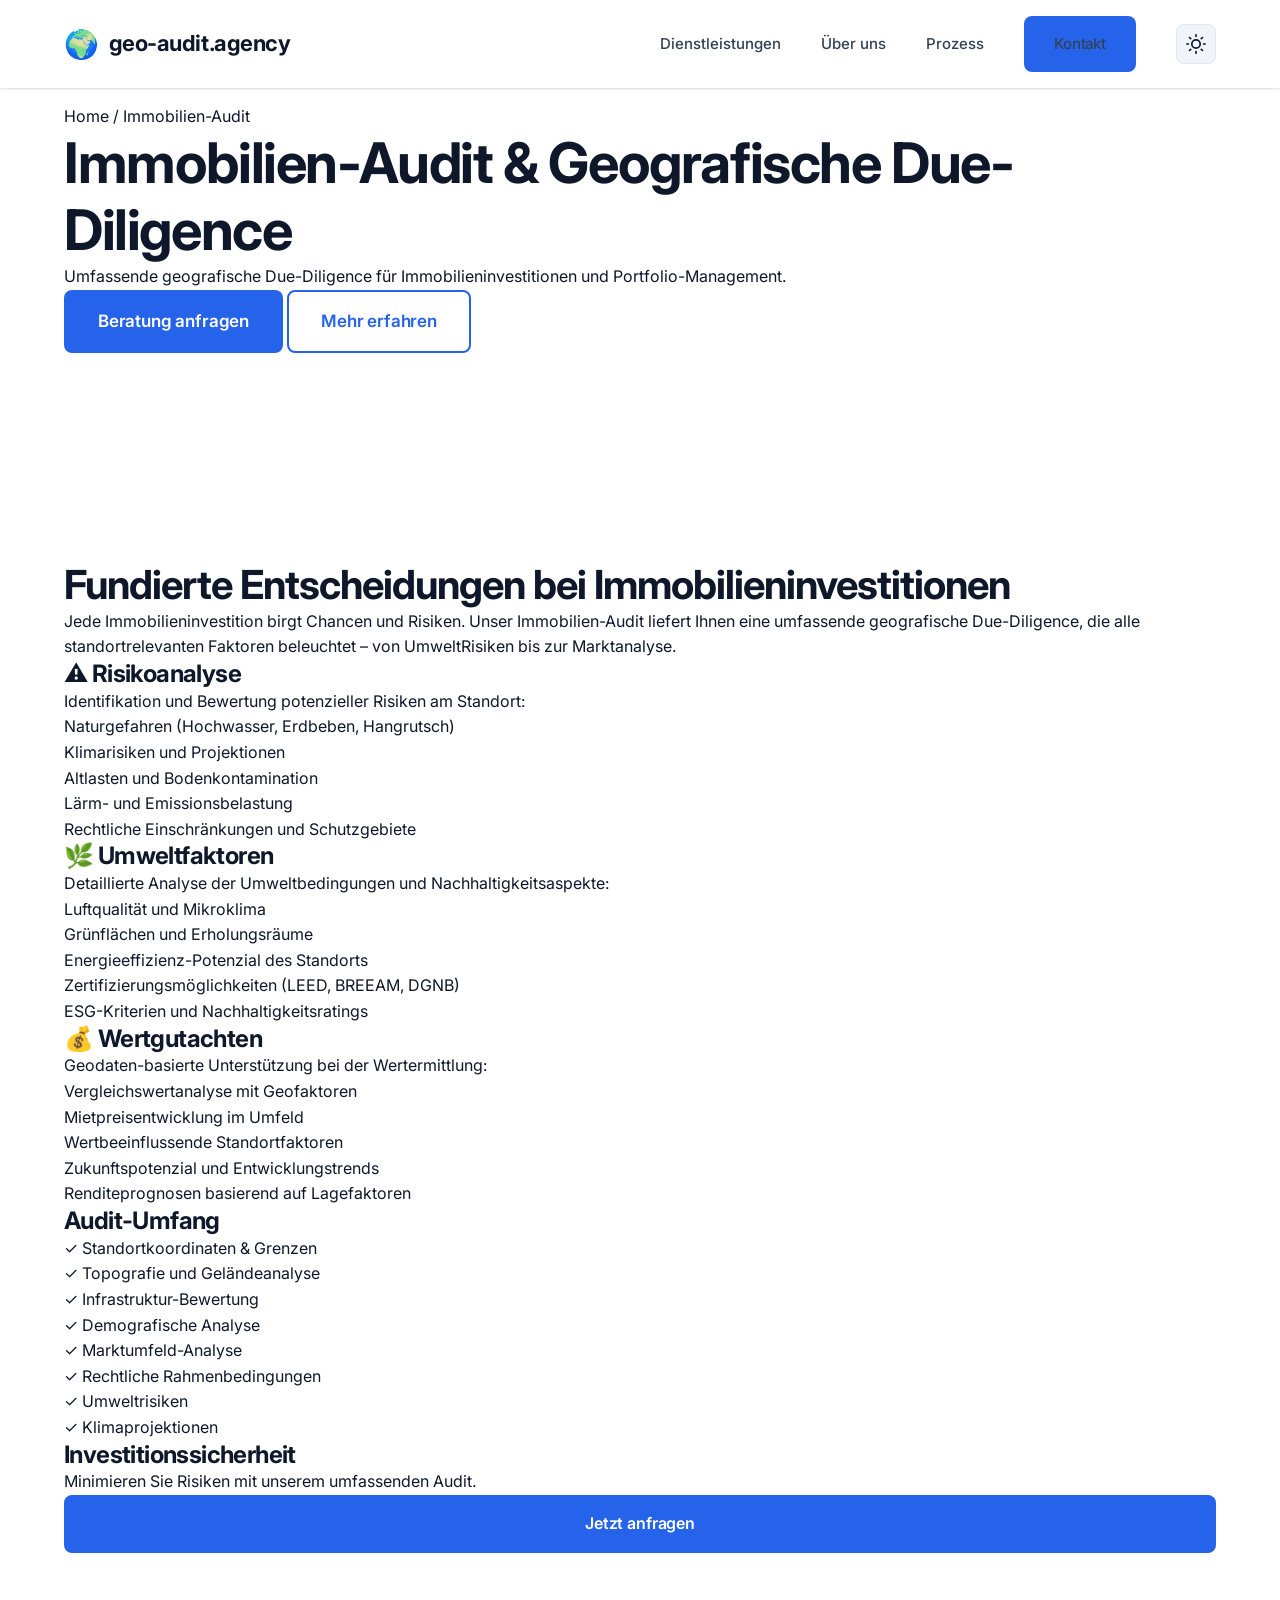
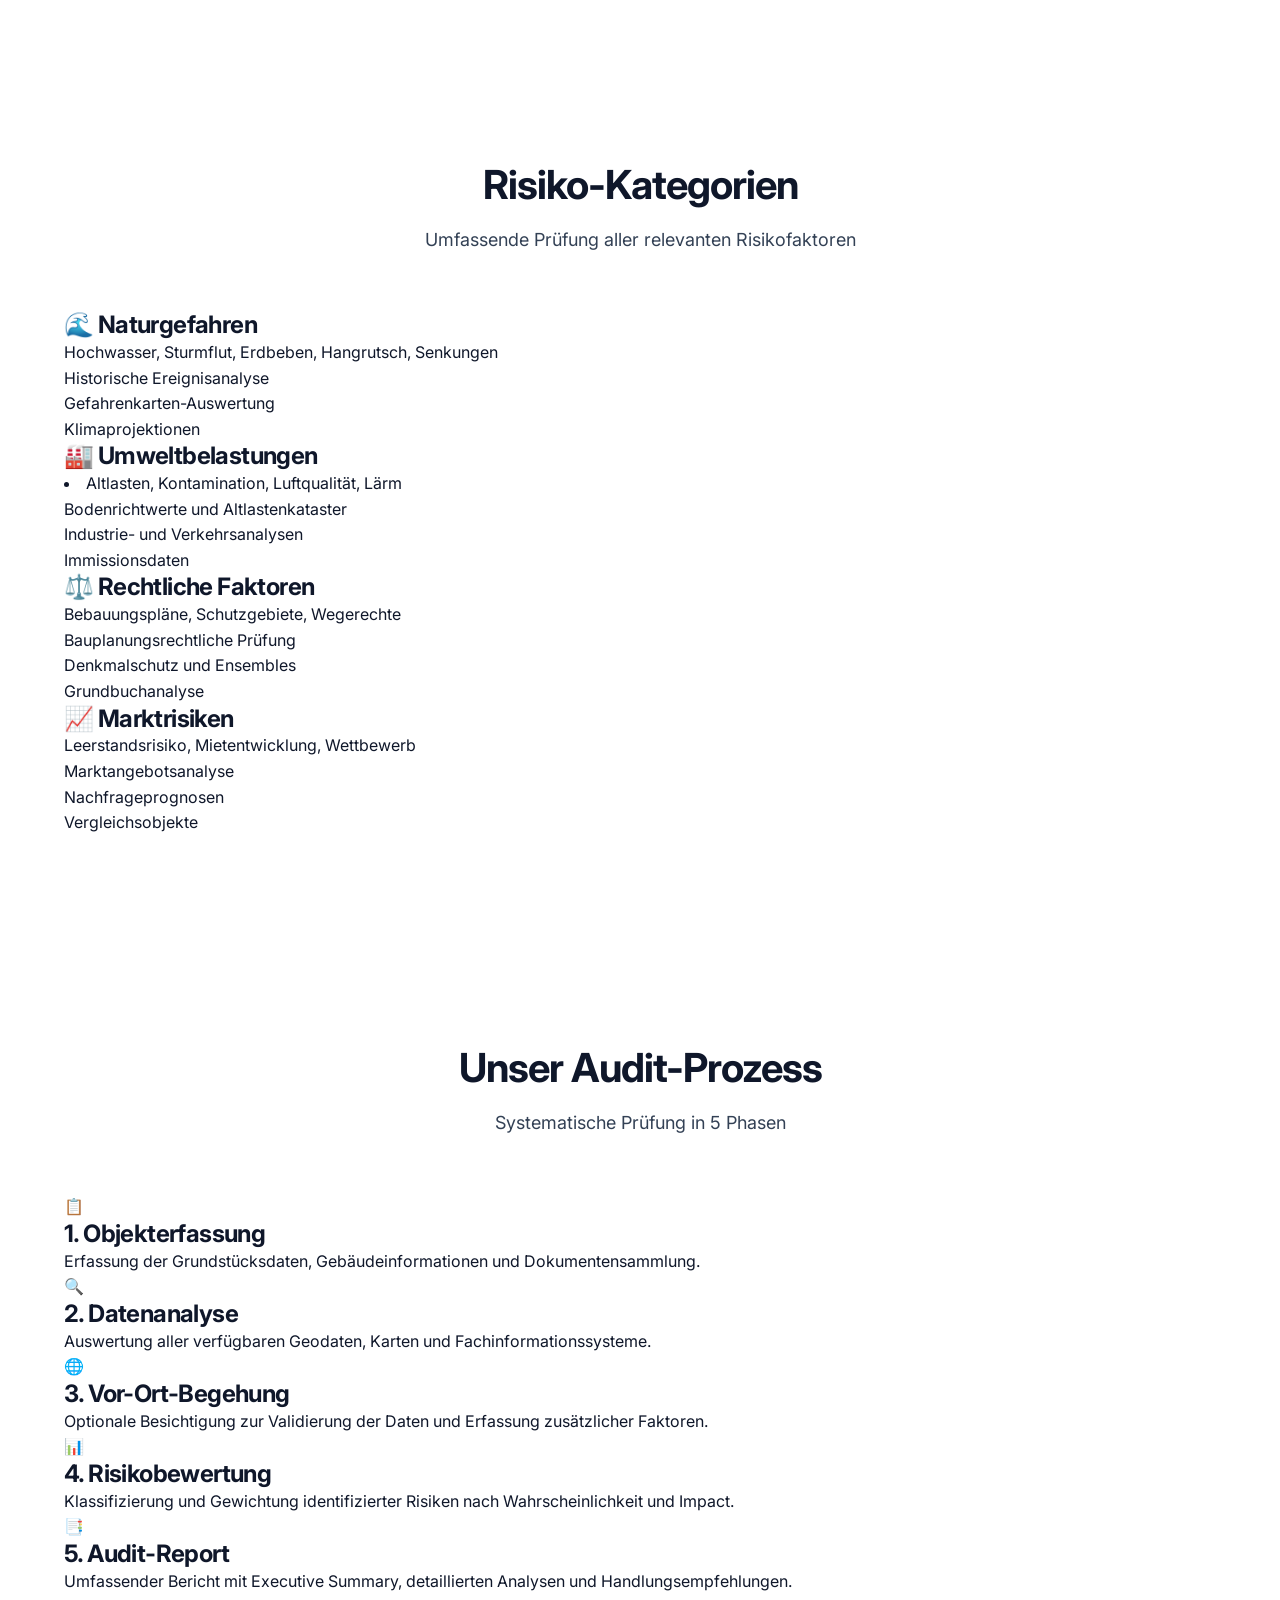
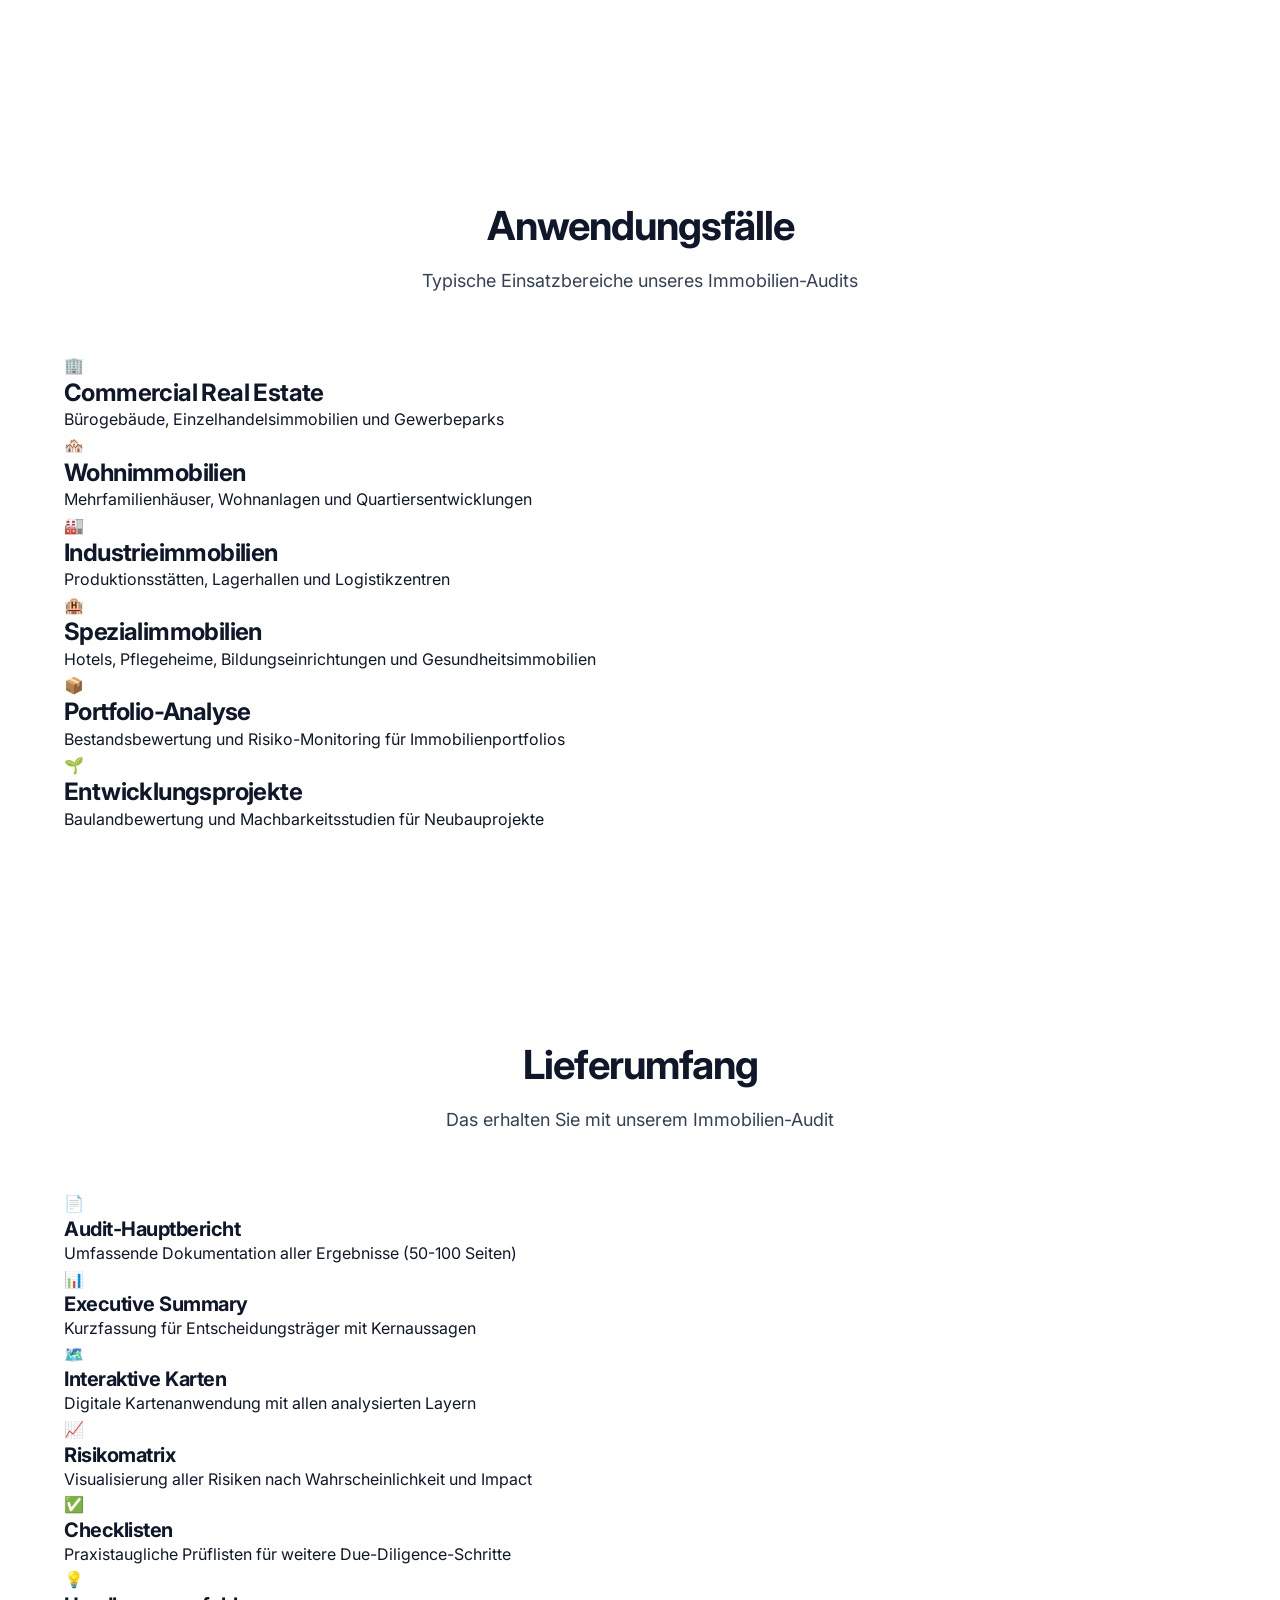
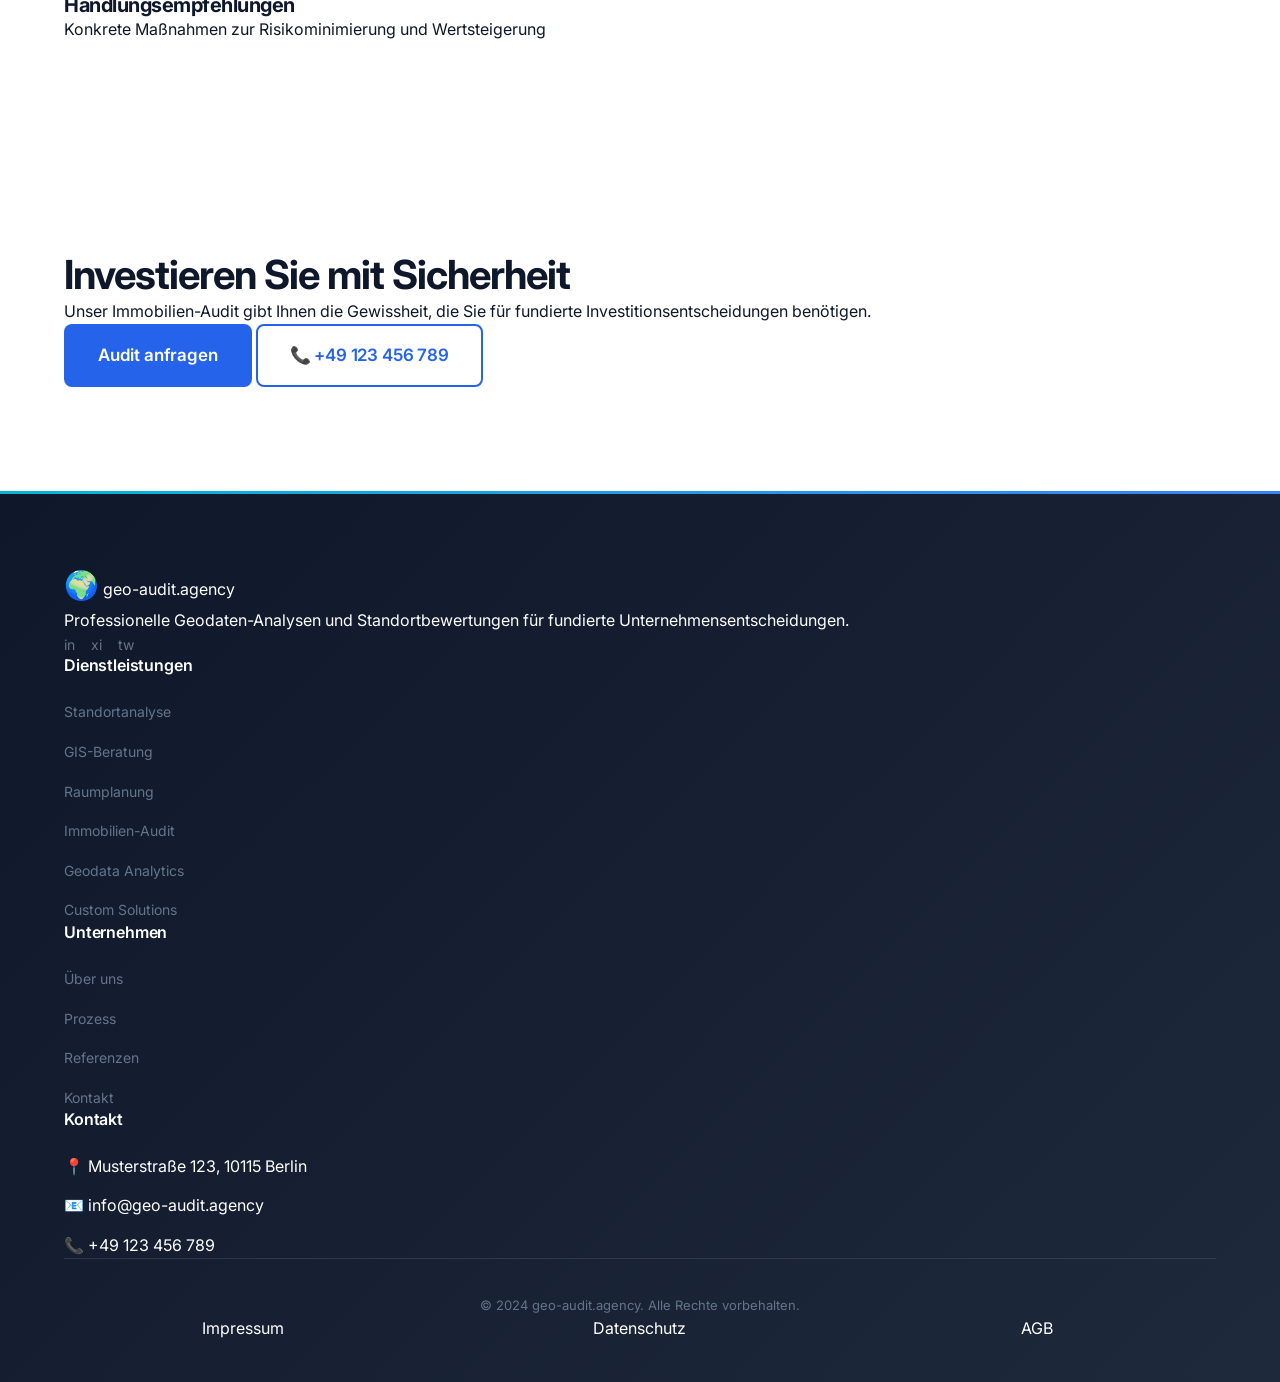
<file: immobilien-audit.html>
<!DOCTYPE html>
<html lang="de">
<head>
    <meta charset="UTF-8">
    <meta name="viewport" content="width=device-width, initial-scale=1.0">
    <meta name="description" content="Immobilien-Audit von geo-audit.agency - Umfassende geografische Due-Diligence für Immobilieninvestitionen">
    <title>Immobilien-Audit | geo-audit.agency</title>
    <link rel="stylesheet" href="styles.css">
    <link rel="preconnect" href="https://fonts.googleapis.com">
    <link rel="preconnect" href="https://fonts.gstatic.com" crossorigin>
    <link href="https://fonts.googleapis.com/css2?family=Inter:wght@300;400;500;600;700&display=swap" rel="stylesheet">
</head>
<body>
    <!-- Navigation -->
    <nav class="navbar">
        <div class="container nav-container">
            <a href="index.html" class="logo">
                <span class="logo-icon">🌍</span>
                <span class="logo-text">geo-audit.agency</span>
            </a>
            <ul class="nav-menu">
                <li><a href="index.html#services">Dienstleistungen</a></li>
                <li><a href="index.html#about">Über uns</a></li>
                <li><a href="index.html#process">Prozess</a></li>
                <li><a href="index.html#contact" class="btn-primary">Kontakt</a></li>
                <li>
                    <button class="theme-toggle" id="themeToggle" aria-label="Dark Mode umschalten">
                        <svg class="sun-icon" xmlns="http://www.w3.org/2000/svg" width="20" height="20" viewBox="0 0 24 24" fill="none" stroke="currentColor" stroke-width="2" stroke-linecap="round" stroke-linejoin="round"><circle cx="12" cy="12" r="5"></circle><line x1="12" y1="1" x2="12" y2="3"></line><line x1="12" y1="21" x2="12" y2="23"></line><line x1="4.22" y1="4.22" x2="5.64" y2="5.64"></line><line x1="18.36" y1="18.36" x2="19.78" y2="19.78"></line><line x1="1" y1="12" x2="3" y2="12"></line><line x1="21" y1="12" x2="23" y2="12"></line><line x1="4.22" y1="19.78" x2="5.64" y2="18.36"></line><line x1="18.36" y1="5.64" x2="19.78" y2="4.22"></line></svg>
                        <svg class="moon-icon" xmlns="http://www.w3.org/2000/svg" width="20" height="20" viewBox="0 0 24 24" fill="none" stroke="currentColor" stroke-width="2" stroke-linecap="round" stroke-linejoin="round"><path d="M21 12.79A9 9 0 1 1 11.21 3 7 7 0 0 0 21 12.79z"></path></svg>
                    </button>
                </li>
            </ul>
            <button class="mobile-menu-btn" aria-label="Menü öffnen">
                <span></span>
                <span></span>
                <span></span>
            </button>
        </div>
    </nav>

    <!-- Page Header -->
    <section class="page-header">
        <div class="container page-header-container">
            <div class="page-header-content">
                <span class="breadcrumb"><a href="index.html">Home</a> / <span>Immobilien-Audit</span></span>
                <h1 class="page-title">Immobilien-Audit & Geografische Due-Diligence</h1>
                <p class="page-subtitle">Umfassende geografische Due-Diligence für Immobilieninvestitionen und Portfolio-Management.</p>
                <div class="page-buttons">
                    <a href="index.html#contact" class="btn-primary btn-large">Beratung anfragen</a>
                    <a href="#details" class="btn-secondary btn-large">Mehr erfahren</a>
                </div>
            </div>
            <div class="page-header-image">
                <div class="property-visual">
                    <div class="building-icon"></div>
                    <div class="analysis-ring"></div>
                    <div class="analysis-ring ring-2"></div>
                </div>
            </div>
        </div>
    </section>

    <!-- Service Details -->
    <section id="details" class="service-details">
        <div class="container">
            <div class="details-grid">
                <div class="details-content">
                    <h2>Fundierte Entscheidungen bei Immobilieninvestitionen</h2>
                    <p>Jede Immobilieninvestition birgt Chancen und Risiken. Unser Immobilien-Audit liefert Ihnen eine umfassende geografische Due-Diligence, die alle standortrelevanten Faktoren beleuchtet – von UmweltRisiken bis zur Marktanalyse.</p>
                    
                    <div class="feature-box">
                        <h3>⚠️ Risikoanalyse</h3>
                        <p>Identifikation und Bewertung potenzieller Risiken am Standort:</p>
                        <ul class="detail-list">
                            <li>Naturgefahren (Hochwasser, Erdbeben, Hangrutsch)</li>
                            <li>Klimarisiken und Projektionen</li>
                            <li>Altlasten und Bodenkontamination</li>
                            <li>Lärm- und Emissionsbelastung</li>
                            <li>Rechtliche Einschränkungen und Schutzgebiete</li>
                        </ul>
                    </div>

                    <div class="feature-box">
                        <h3>🌿 Umweltfaktoren</h3>
                        <p>Detaillierte Analyse der Umweltbedingungen und Nachhaltigkeitsaspekte:</p>
                        <ul class="detail-list">
                            <li>Luftqualität und Mikroklima</li>
                            <li>Grünflächen und Erholungsräume</li>
                            <li>Energieeffizienz-Potenzial des Standorts</li>
                            <li>Zertifizierungsmöglichkeiten (LEED, BREEAM, DGNB)</li>
                            <li>ESG-Kriterien und Nachhaltigkeitsratings</li>
                        </ul>
                    </div>

                    <div class="feature-box">
                        <h3>💰 Wertgutachten</h3>
                        <p>Geodaten-basierte Unterstützung bei der Wertermittlung:</p>
                        <ul class="detail-list">
                            <li>Vergleichswertanalyse mit Geofaktoren</li>
                            <li>Mietpreisentwicklung im Umfeld</li>
                            <li>Wertbeeinflussende Standortfaktoren</li>
                            <li>Zukunftspotenzial und Entwicklungstrends</li>
                            <li>Renditeprognosen basierend auf Lagefaktoren</li>
                        </ul>
                    </div>
                </div>

                <div class="details-sidebar">
                    <div class="sidebar-card">
                        <h3>Audit-Umfang</h3>
                        <ul class="sidebar-list">
                            <li>✓ Standortkoordinaten & Grenzen</li>
                            <li>✓ Topografie und Geländeanalyse</li>
                            <li>✓ Infrastruktur-Bewertung</li>
                            <li>✓ Demografische Analyse</li>
                            <li>✓ Marktumfeld-Analyse</li>
                            <li>✓ Rechtliche Rahmenbedingungen</li>
                            <li>✓ Umweltrisiken</li>
                            <li>✓ Klimaprojektionen</li>
                        </ul>
                    </div>

                    <div class="sidebar-card cta-card">
                        <h3>Investitionssicherheit</h3>
                        <p>Minimieren Sie Risiken mit unserem umfassenden Audit.</p>
                        <a href="index.html#contact" class="btn-primary btn-full">Jetzt anfragen</a>
                    </div>
                </div>
            </div>
        </div>
    </section>

    <!-- Risk Categories -->
    <section class="risk-categories">
        <div class="container">
            <div class="section-header">
                <h2 class="section-title">Risiko-Kategorien</h2>
                <p class="section-subtitle">Umfassende Prüfung aller relevanten Risikofaktoren</p>
            </div>
            <div class="risk-grid">
                <div class="risk-card risk-high">
                    <div class="risk-indicator high"></div>
                    <div class="risk-content">
                        <h3>🌊 Naturgefahren</h3>
                        <p>Hochwasser, Sturmflut, Erdbeben, Hangrutsch, Senkungen</p>
                        <ul>
                            <li>Historische Ereignisanalyse</li>
                            <li>Gefahrenkarten-Auswertung</li>
                            <li>Klimaprojektionen</li>
                        </ul>
                    </div>
                </div>
                <div class="risk-card risk-medium">
                    <div class="risk-indicator medium"></div>
                    <div class="risk-content">
                        <h3>🏭 Umweltbelastungen</h3>
                        <li>Altlasten, Kontamination, Luftqualität, Lärm</li>
                        <ul>
                            <li>Bodenrichtwerte und Altlastenkataster</li>
                            <li>Industrie- und Verkehrsanalysen</li>
                            <li>Immissionsdaten</li>
                        </ul>
                    </div>
                </div>
                <div class="risk-card risk-low">
                    <div class="risk-indicator low"></div>
                    <div class="risk-content">
                        <h3>⚖️ Rechtliche Faktoren</h3>
                        <p>Bebauungspläne, Schutzgebiete, Wegerechte</p>
                        <ul>
                            <li>Bauplanungsrechtliche Prüfung</li>
                            <li>Denkmalschutz und Ensembles</li>
                            <li>Grundbuchanalyse</li>
                        </ul>
                    </div>
                </div>
                <div class="risk-card risk-market">
                    <div class="risk-indicator market"></div>
                    <div class="risk-content">
                        <h3>📈 Marktrisiken</h3>
                        <p>Leerstandsrisiko, Mietentwicklung, Wettbewerb</p>
                        <ul>
                            <li>Marktangebotsanalyse</li>
                            <li>Nachfrageprognosen</li>
                            <li>Vergleichsobjekte</li>
                        </ul>
                    </div>
                </div>
            </div>
        </div>
    </section>

    <!-- Process Section -->
    <section class="service-process">
        <div class="container">
            <div class="section-header">
                <h2 class="section-title">Unser Audit-Prozess</h2>
                <p class="section-subtitle">Systematische Prüfung in 5 Phasen</p>
            </div>
            <div class="process-steps-vertical">
                <div class="process-step-card">
                    <div class="step-icon">📋</div>
                    <div class="step-content">
                        <h3>1. Objekterfassung</h3>
                        <p>Erfassung der Grundstücksdaten, Gebäudeinformationen und Dokumentensammlung.</p>
                    </div>
                </div>
                <div class="process-step-card">
                    <div class="step-icon">🔍</div>
                    <div class="step-content">
                        <h3>2. Datenanalyse</h3>
                        <p>Auswertung aller verfügbaren Geodaten, Karten und Fachinformationssysteme.</p>
                    </div>
                </div>
                <div class="process-step-card">
                    <div class="step-icon">🌐</div>
                    <div class="step-content">
                        <h3>3. Vor-Ort-Begehung</h3>
                        <p>Optionale Besichtigung zur Validierung der Daten und Erfassung zusätzlicher Faktoren.</p>
                    </div>
                </div>
                <div class="process-step-card">
                    <div class="step-icon">📊</div>
                    <div class="step-content">
                        <h3>4. Risikobewertung</h3>
                        <p>Klassifizierung und Gewichtung identifizierter Risiken nach Wahrscheinlichkeit und Impact.</p>
                    </div>
                </div>
                <div class="process-step-card">
                    <div class="step-icon">📑</div>
                    <div class="step-content">
                        <h3>5. Audit-Report</h3>
                        <p>Umfassender Bericht mit Executive Summary, detaillierten Analysen und Handlungsempfehlungen.</p>
                    </div>
                </div>
            </div>
        </div>
    </section>

    <!-- Use Cases -->
    <section class="use-cases">
        <div class="container">
            <div class="section-header">
                <h2 class="section-title">Anwendungsfälle</h2>
                <p class="section-subtitle">Typische Einsatzbereiche unseres Immobilien-Audits</p>
            </div>
            <div class="use-cases-grid">
                <div class="use-case-card">
                    <div class="use-case-icon">🏢</div>
                    <h3>Commercial Real Estate</h3>
                    <p>Bürogebäude, Einzelhandelsimmobilien und Gewerbeparks</p>
                </div>
                <div class="use-case-card">
                    <div class="use-case-icon">🏘️</div>
                    <h3>Wohnimmobilien</h3>
                    <p>Mehrfamilienhäuser, Wohnanlagen und Quartiersentwicklungen</p>
                </div>
                <div class="use-case-card">
                    <div class="use-case-icon">🏭</div>
                    <h3>Industrieimmobilien</h3>
                    <p>Produktionsstätten, Lagerhallen und Logistikzentren</p>
                </div>
                <div class="use-case-card">
                    <div class="use-case-icon">🏨</div>
                    <h3>Spezialimmobilien</h3>
                    <p>Hotels, Pflegeheime, Bildungseinrichtungen und Gesundheitsimmobilien</p>
                </div>
                <div class="use-case-card">
                    <div class="use-case-icon">📦</div>
                    <h3>Portfolio-Analyse</h3>
                    <p>Bestandsbewertung und Risiko-Monitoring für Immobilienportfolios</p>
                </div>
                <div class="use-case-card">
                    <div class="use-case-icon">🌱</div>
                    <h3>Entwicklungsprojekte</h3>
                    <p>Baulandbewertung und Machbarkeitsstudien für Neubauprojekte</p>
                </div>
            </div>
        </div>
    </section>

    <!-- Deliverables -->
    <section class="deliverables">
        <div class="container">
            <div class="section-header">
                <h2 class="section-title">Lieferumfang</h2>
                <p class="section-subtitle">Das erhalten Sie mit unserem Immobilien-Audit</p>
            </div>
            <div class="deliverables-grid">
                <div class="deliverable-item">
                    <div class="deliverable-icon">📄</div>
                    <h4>Audit-Hauptbericht</h4>
                    <p>Umfassende Dokumentation aller Ergebnisse (50-100 Seiten)</p>
                </div>
                <div class="deliverable-item">
                    <div class="deliverable-icon">📊</div>
                    <h4>Executive Summary</h4>
                    <p>Kurzfassung für Entscheidungsträger mit Kernaussagen</p>
                </div>
                <div class="deliverable-item">
                    <div class="deliverable-icon">🗺️</div>
                    <h4>Interaktive Karten</h4>
                    <p>Digitale Kartenanwendung mit allen analysierten Layern</p>
                </div>
                <div class="deliverable-item">
                    <div class="deliverable-icon">📈</div>
                    <h4>Risikomatrix</h4>
                    <p>Visualisierung aller Risiken nach Wahrscheinlichkeit und Impact</p>
                </div>
                <div class="deliverable-item">
                    <div class="deliverable-icon">✅</div>
                    <h4>Checklisten</h4>
                    <p>Praxistaugliche Prüflisten für weitere Due-Diligence-Schritte</p>
                </div>
                <div class="deliverable-item">
                    <div class="deliverable-icon">💡</div>
                    <h4>Handlungsempfehlungen</h4>
                    <p>Konkrete Maßnahmen zur Risikominimierung und Wertsteigerung</p>
                </div>
            </div>
        </div>
    </section>

    <!-- CTA Section -->
    <section class="cta-section">
        <div class="container">
            <div class="cta-content">
                <h2>Investieren Sie mit Sicherheit</h2>
                <p>Unser Immobilien-Audit gibt Ihnen die Gewissheit, die Sie für fundierte Investitionsentscheidungen benötigen.</p>
                <div class="cta-buttons">
                    <a href="index.html#contact" class="btn-primary btn-large">Audit anfragen</a>
                    <a href="tel:+49123456789" class="btn-secondary btn-large">📞 +49 123 456 789</a>
                </div>
            </div>
        </div>
    </section>

    <!-- Footer -->
    <footer class="footer">
        <div class="container">
            <div class="footer-grid">
                <div class="footer-column">
                    <div class="footer-logo">
                        <span class="logo-icon">🌍</span>
                        <span class="logo-text">geo-audit.agency</span>
                    </div>
                    <p>Professionelle Geodaten-Analysen und Standortbewertungen für fundierte Unternehmensentscheidungen.</p>
                    <div class="social-links">
                        <a href="#" aria-label="LinkedIn">in</a>
                        <a href="#" aria-label="Xing">xi</a>
                        <a href="#" aria-label="Twitter">tw</a>
                    </div>
                </div>
                <div class="footer-column">
                    <h4>Dienstleistungen</h4>
                    <ul>
                        <li><a href="standortanalyse.html">Standortanalyse</a></li>
                        <li><a href="gis-beratung.html">GIS-Beratung</a></li>
                        <li><a href="raumplanung.html">Raumplanung</a></li>
                        <li><a href="immobilien-audit.html">Immobilien-Audit</a></li>
                        <li><a href="geodata-analytics.html">Geodata Analytics</a></li>
                        <li><a href="custom-solutions.html">Custom Solutions</a></li>
                    </ul>
                </div>
                <div class="footer-column">
                    <h4>Unternehmen</h4>
                    <ul>
                        <li><a href="index.html#about">Über uns</a></li>
                        <li><a href="index.html#process">Prozess</a></li>
                        <li><a href="index.html#testimonials">Referenzen</a></li>
                        <li><a href="index.html#contact">Kontakt</a></li>
                    </ul>
                </div>
                <div class="footer-column">
                    <h4>Kontakt</h4>
                    <ul class="contact-info">
                        <li>📍 Musterstraße 123, 10115 Berlin</li>
                        <li>📧 info@geo-audit.agency</li>
                        <li>📞 +49 123 456 789</li>
                    </ul>
                </div>
            </div>
            <div class="footer-bottom">
                <p>&copy; 2024 geo-audit.agency. Alle Rechte vorbehalten.</p>
                <div class="footer-links">
                    <a href="#">Impressum</a>
                    <a href="#">Datenschutz</a>
                    <a href="#">AGB</a>
                </div>
            </div>
        </div>
    </footer>

    <script src="script.js"></script>
</body>
</html>
</file>
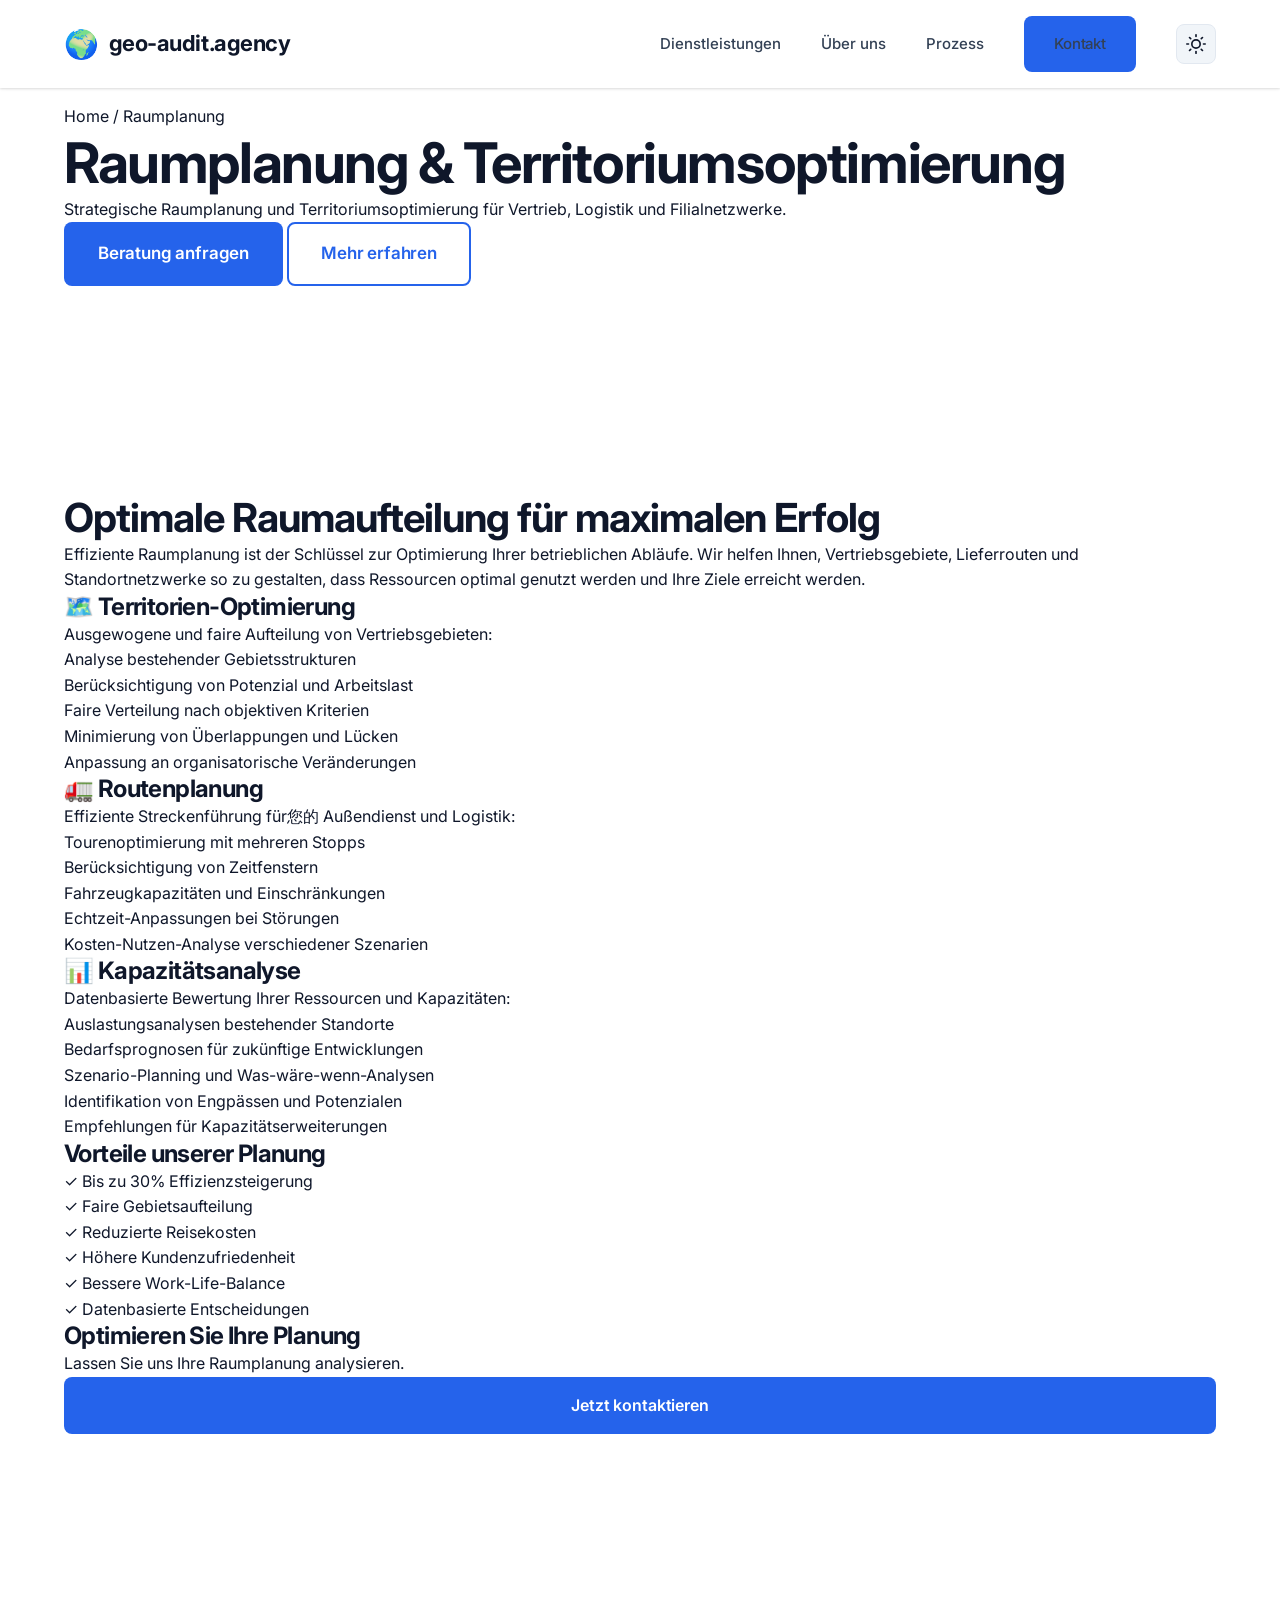
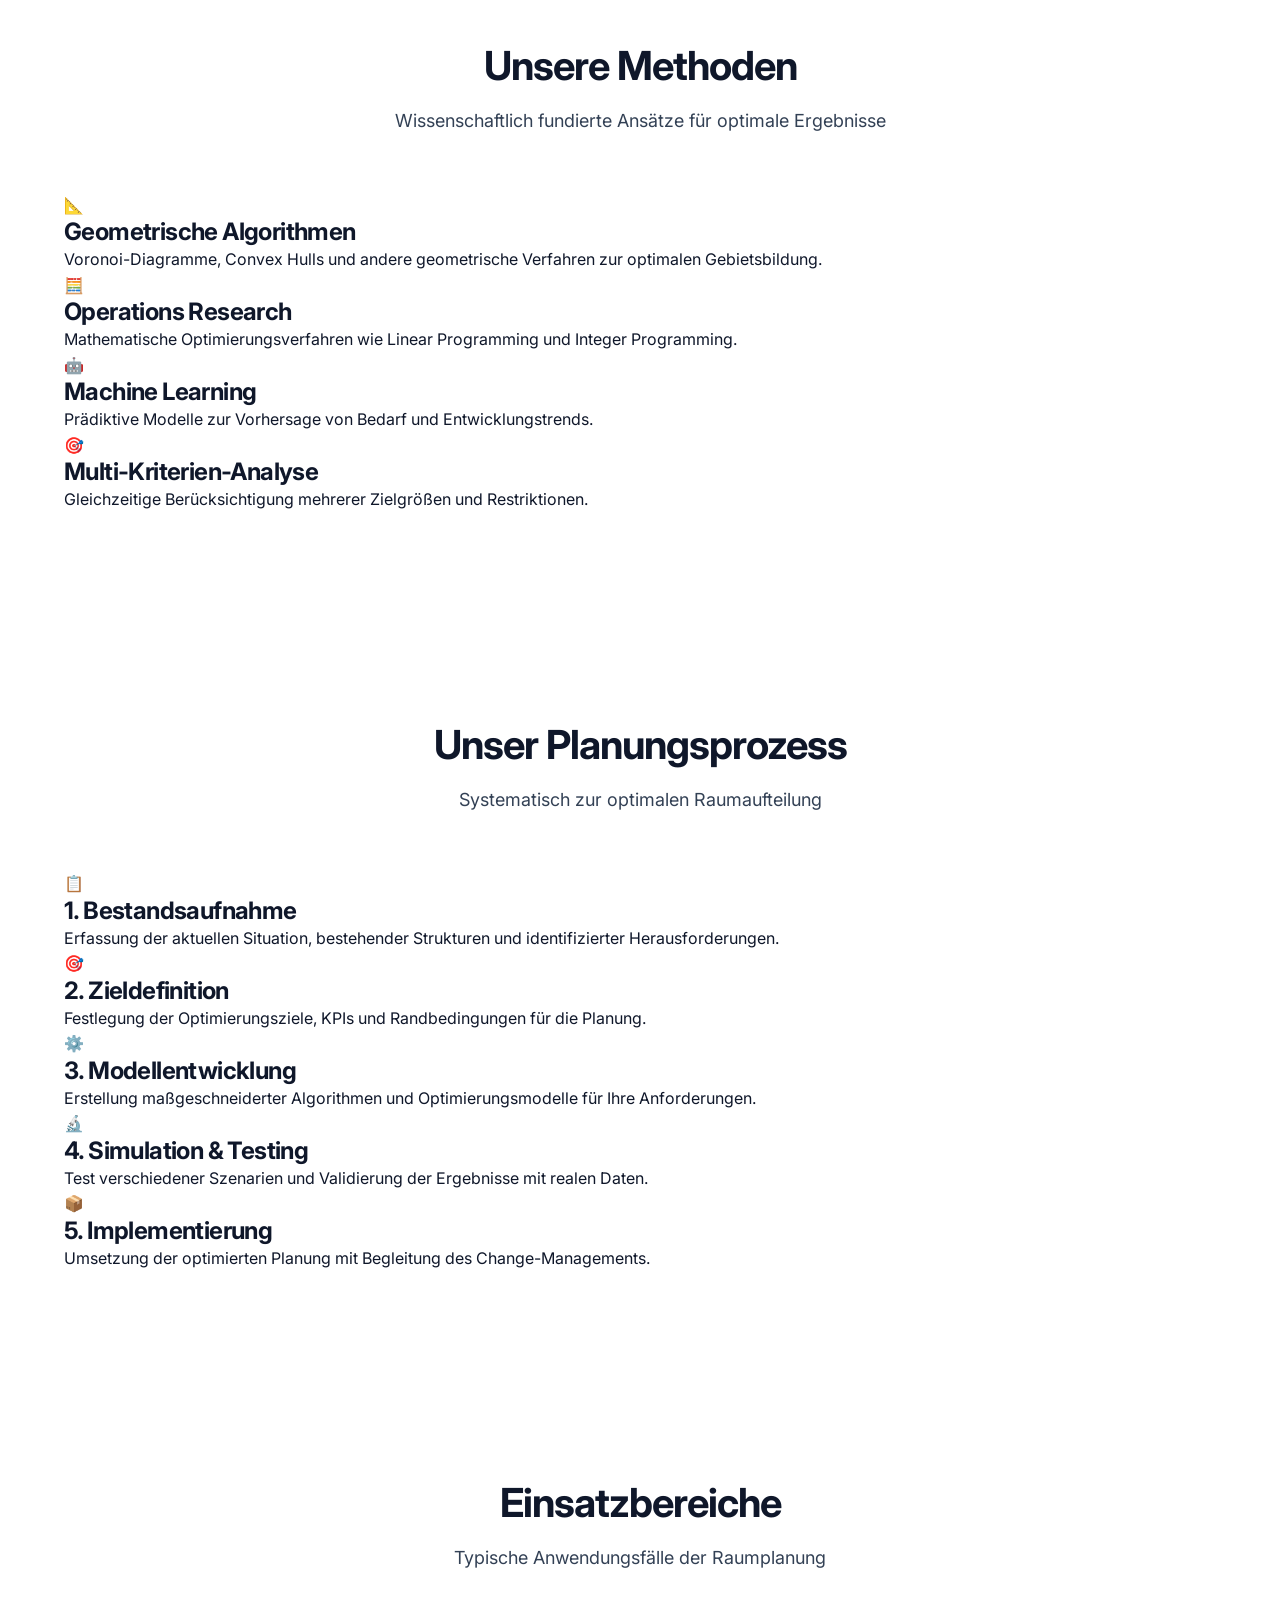
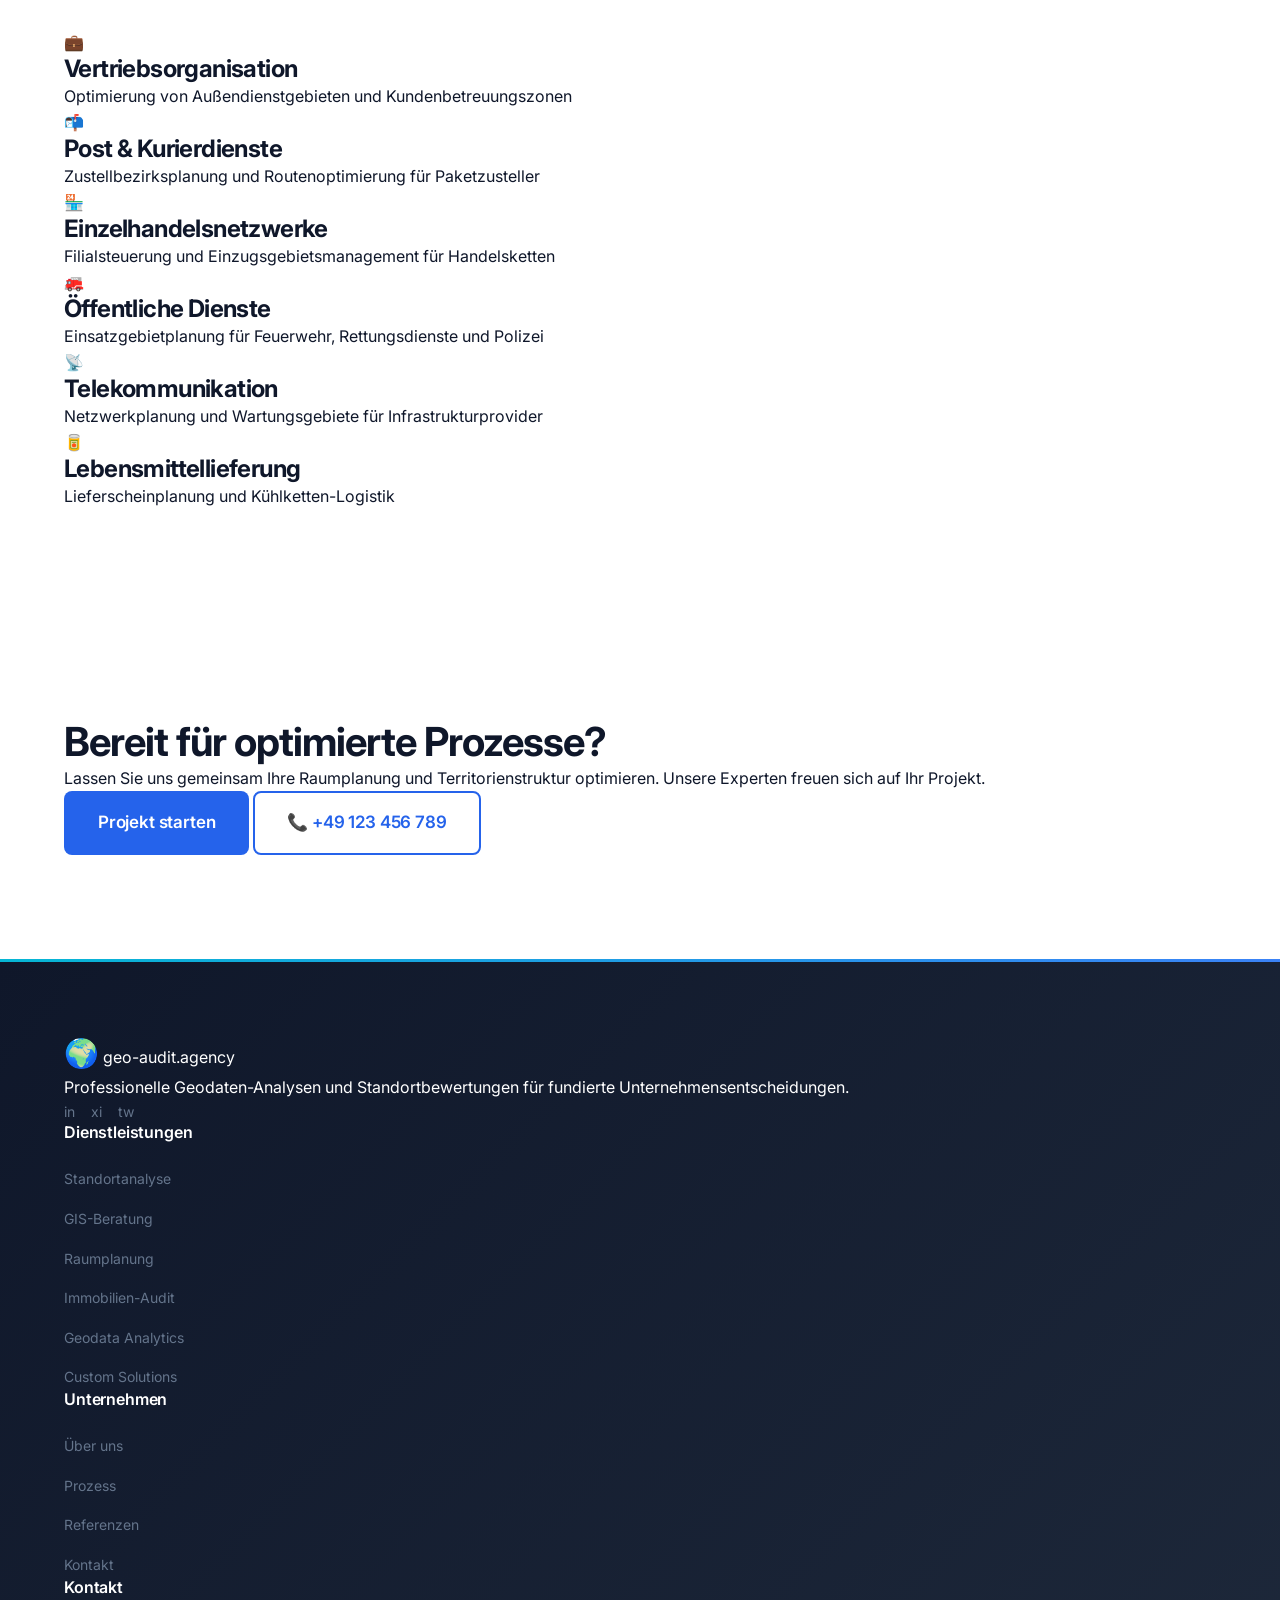
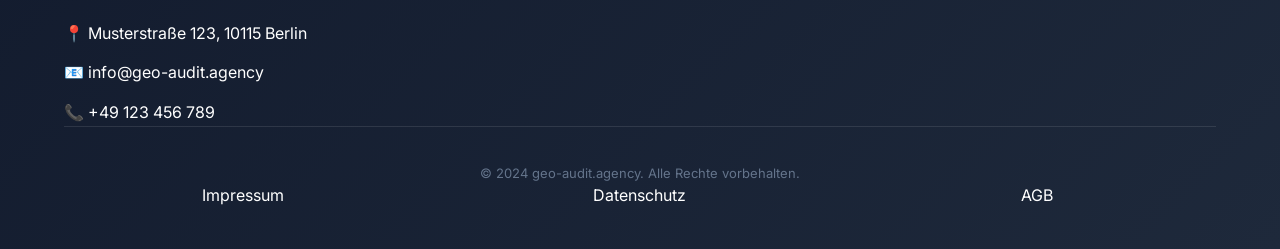
<file: raumplanung.html>
<!DOCTYPE html>
<html lang="de">
<head>
    <meta charset="UTF-8">
    <meta name="viewport" content="width=device-width, initial-scale=1.0">
    <meta name="description" content="Raumplanung von geo-audit.agency - Strategische Raumplanung und Territoriumsoptimierung">
    <title>Raumplanung | geo-audit.agency</title>
    <link rel="stylesheet" href="styles.css">
    <link rel="preconnect" href="https://fonts.googleapis.com">
    <link rel="preconnect" href="https://fonts.gstatic.com" crossorigin>
    <link href="https://fonts.googleapis.com/css2?family=Inter:wght@300;400;500;600;700&display=swap" rel="stylesheet">
</head>
<body>
    <!-- Navigation -->
    <nav class="navbar">
        <div class="container nav-container">
            <a href="index.html" class="logo">
                <span class="logo-icon">🌍</span>
                <span class="logo-text">geo-audit.agency</span>
            </a>
            <ul class="nav-menu">
                <li><a href="index.html#services">Dienstleistungen</a></li>
                <li><a href="index.html#about">Über uns</a></li>
                <li><a href="index.html#process">Prozess</a></li>
                <li><a href="index.html#contact" class="btn-primary">Kontakt</a></li>
                <li>
                    <button class="theme-toggle" id="themeToggle" aria-label="Dark Mode umschalten">
                        <svg class="sun-icon" xmlns="http://www.w3.org/2000/svg" width="20" height="20" viewBox="0 0 24 24" fill="none" stroke="currentColor" stroke-width="2" stroke-linecap="round" stroke-linejoin="round"><circle cx="12" cy="12" r="5"></circle><line x1="12" y1="1" x2="12" y2="3"></line><line x1="12" y1="21" x2="12" y2="23"></line><line x1="4.22" y1="4.22" x2="5.64" y2="5.64"></line><line x1="18.36" y1="18.36" x2="19.78" y2="19.78"></line><line x1="1" y1="12" x2="3" y2="12"></line><line x1="21" y1="12" x2="23" y2="12"></line><line x1="4.22" y1="19.78" x2="5.64" y2="18.36"></line><line x1="18.36" y1="5.64" x2="19.78" y2="4.22"></line></svg>
                        <svg class="moon-icon" xmlns="http://www.w3.org/2000/svg" width="20" height="20" viewBox="0 0 24 24" fill="none" stroke="currentColor" stroke-width="2" stroke-linecap="round" stroke-linejoin="round"><path d="M21 12.79A9 9 0 1 1 11.21 3 7 7 0 0 0 21 12.79z"></path></svg>
                    </button>
                </li>
            </ul>
            <button class="mobile-menu-btn" aria-label="Menü öffnen">
                <span></span>
                <span></span>
                <span></span>
            </button>
        </div>
    </nav>

    <!-- Page Header -->
    <section class="page-header">
        <div class="container page-header-container">
            <div class="page-header-content">
                <span class="breadcrumb"><a href="index.html">Home</a> / <span>Raumplanung</span></span>
                <h1 class="page-title">Raumplanung & Territoriumsoptimierung</h1>
                <p class="page-subtitle">Strategische Raumplanung und Territoriumsoptimierung für Vertrieb, Logistik und Filialnetzwerke.</p>
                <div class="page-buttons">
                    <a href="index.html#contact" class="btn-primary btn-large">Beratung anfragen</a>
                    <a href="#details" class="btn-secondary btn-large">Mehr erfahren</a>
                </div>
            </div>
            <div class="page-header-image">
                <div class="planning-visual">
                    <div class="grid-pattern"></div>
                    <div class="zone zone-1"></div>
                    <div class="zone zone-2"></div>
                    <div class="zone zone-3"></div>
                </div>
            </div>
        </div>
    </section>

    <!-- Service Details -->
    <section id="details" class="service-details">
        <div class="container">
            <div class="details-grid">
                <div class="details-content">
                    <h2>Optimale Raumaufteilung für maximalen Erfolg</h2>
                    <p>Effiziente Raumplanung ist der Schlüssel zur Optimierung Ihrer betrieblichen Abläufe. Wir helfen Ihnen, Vertriebsgebiete, Lieferrouten und Standortnetzwerke so zu gestalten, dass Ressourcen optimal genutzt werden und Ihre Ziele erreicht werden.</p>
                    
                    <div class="feature-box">
                        <h3>🗺️ Territorien-Optimierung</h3>
                        <p>Ausgewogene und faire Aufteilung von Vertriebsgebieten:</p>
                        <ul class="detail-list">
                            <li>Analyse bestehender Gebietsstrukturen</li>
                            <li>Berücksichtigung von Potenzial und Arbeitslast</li>
                            <li>Faire Verteilung nach objektiven Kriterien</li>
                            <li>Minimierung von Überlappungen und Lücken</li>
                            <li>Anpassung an organisatorische Veränderungen</li>
                        </ul>
                    </div>

                    <div class="feature-box">
                        <h3>🚛 Routenplanung</h3>
                        <p>Effiziente Streckenführung für您的 Außendienst und Logistik:</p>
                        <ul class="detail-list">
                            <li>Tourenoptimierung mit mehreren Stopps</li>
                            <li>Berücksichtigung von Zeitfenstern</li>
                            <li>Fahrzeugkapazitäten und Einschränkungen</li>
                            <li>Echtzeit-Anpassungen bei Störungen</li>
                            <li>Kosten-Nutzen-Analyse verschiedener Szenarien</li>
                        </ul>
                    </div>

                    <div class="feature-box">
                        <h3>📊 Kapazitätsanalyse</h3>
                        <p>Datenbasierte Bewertung Ihrer Ressourcen und Kapazitäten:</p>
                        <ul class="detail-list">
                            <li>Auslastungsanalysen bestehender Standorte</li>
                            <li>Bedarfsprognosen für zukünftige Entwicklungen</li>
                            <li>Szenario-Planning und Was-wäre-wenn-Analysen</li>
                            <li>Identifikation von Engpässen und Potenzialen</li>
                            <li>Empfehlungen für Kapazitätserweiterungen</li>
                        </ul>
                    </div>
                </div>

                <div class="details-sidebar">
                    <div class="sidebar-card">
                        <h3>Vorteile unserer Planung</h3>
                        <ul class="sidebar-list">
                            <li>✓ Bis zu 30% Effizienzsteigerung</li>
                            <li>✓ Faire Gebietsaufteilung</li>
                            <li>✓ Reduzierte Reisekosten</li>
                            <li>✓ Höhere Kundenzufriedenheit</li>
                            <li>✓ Bessere Work-Life-Balance</li>
                            <li>✓ Datenbasierte Entscheidungen</li>
                        </ul>
                    </div>

                    <div class="sidebar-card cta-card">
                        <h3>Optimieren Sie Ihre Planung</h3>
                        <p>Lassen Sie uns Ihre Raumplanung analysieren.</p>
                        <a href="index.html#contact" class="btn-primary btn-full">Jetzt kontaktieren</a>
                    </div>
                </div>
            </div>
        </div>
    </section>

    <!-- Methods Section -->
    <section class="methods-section">
        <div class="container">
            <div class="section-header">
                <h2 class="section-title">Unsere Methoden</h2>
                <p class="section-subtitle">Wissenschaftlich fundierte Ansätze für optimale Ergebnisse</p>
            </div>
            <div class="methods-grid">
                <div class="method-card">
                    <div class="method-icon">📐</div>
                    <h3>Geometrische Algorithmen</h3>
                    <p>Voronoi-Diagramme, Convex Hulls und andere geometrische Verfahren zur optimalen Gebietsbildung.</p>
                </div>
                <div class="method-card">
                    <div class="method-icon">🧮</div>
                    <h3>Operations Research</h3>
                    <p>Mathematische Optimierungsverfahren wie Linear Programming und Integer Programming.</p>
                </div>
                <div class="method-card">
                    <div class="method-icon">🤖</div>
                    <h3>Machine Learning</h3>
                    <p>Prädiktive Modelle zur Vorhersage von Bedarf und Entwicklungstrends.</p>
                </div>
                <div class="method-card">
                    <div class="method-icon">🎯</div>
                    <h3>Multi-Kriterien-Analyse</h3>
                    <p>Gleichzeitige Berücksichtigung mehrerer Zielgrößen und Restriktionen.</p>
                </div>
            </div>
        </div>
    </section>

    <!-- Process Section -->
    <section class="service-process">
        <div class="container">
            <div class="section-header">
                <h2 class="section-title">Unser Planungsprozess</h2>
                <p class="section-subtitle">Systematisch zur optimalen Raumaufteilung</p>
            </div>
            <div class="process-steps-vertical">
                <div class="process-step-card">
                    <div class="step-icon">📋</div>
                    <div class="step-content">
                        <h3>1. Bestandsaufnahme</h3>
                        <p>Erfassung der aktuellen Situation, bestehender Strukturen und identifizierter Herausforderungen.</p>
                    </div>
                </div>
                <div class="process-step-card">
                    <div class="step-icon">🎯</div>
                    <div class="step-content">
                        <h3>2. Zieldefinition</h3>
                        <p>Festlegung der Optimierungsziele, KPIs und Randbedingungen für die Planung.</p>
                    </div>
                </div>
                <div class="process-step-card">
                    <div class="step-icon">⚙️</div>
                    <div class="step-content">
                        <h3>3. Modellentwicklung</h3>
                        <p>Erstellung maßgeschneiderter Algorithmen und Optimierungsmodelle für Ihre Anforderungen.</p>
                    </div>
                </div>
                <div class="process-step-card">
                    <div class="step-icon">🔬</div>
                    <div class="step-content">
                        <h3>4. Simulation & Testing</h3>
                        <p>Test verschiedener Szenarien und Validierung der Ergebnisse mit realen Daten.</p>
                    </div>
                </div>
                <div class="process-step-card">
                    <div class="step-icon">📦</div>
                    <div class="step-content">
                        <h3>5. Implementierung</h3>
                        <p>Umsetzung der optimierten Planung mit Begleitung des Change-Managements.</p>
                    </div>
                </div>
            </div>
        </div>
    </section>

    <!-- Use Cases -->
    <section class="use-cases">
        <div class="container">
            <div class="section-header">
                <h2 class="section-title">Einsatzbereiche</h2>
                <p class="section-subtitle">Typische Anwendungsfälle der Raumplanung</p>
            </div>
            <div class="use-cases-grid">
                <div class="use-case-card">
                    <div class="use-case-icon">💼</div>
                    <h3>Vertriebsorganisation</h3>
                    <p>Optimierung von Außendienstgebieten und Kundenbetreuungszonen</p>
                </div>
                <div class="use-case-card">
                    <div class="use-case-icon">📬</div>
                    <h3>Post & Kurierdienste</h3>
                    <p>Zustellbezirksplanung und Routenoptimierung für Paketzusteller</p>
                </div>
                <div class="use-case-card">
                    <div class="use-case-icon">🏪</div>
                    <h3>Einzelhandelsnetzwerke</h3>
                    <p>Filialsteuerung und Einzugsgebietsmanagement für Handelsketten</p>
                </div>
                <div class="use-case-card">
                    <div class="use-case-icon">🚒</div>
                    <h3>Öffentliche Dienste</h3>
                    <p>Einsatzgebietplanung für Feuerwehr, Rettungsdienste und Polizei</p>
                </div>
                <div class="use-case-card">
                    <div class="use-case-icon">📡</div>
                    <h3>Telekommunikation</h3>
                    <p>Netzwerkplanung und Wartungsgebiete für Infrastrukturprovider</p>
                </div>
                <div class="use-case-card">
                    <div class="use-case-icon">🥫</div>
                    <h3>Lebensmittellieferung</h3>
                    <p>Lieferscheinplanung und Kühlketten-Logistik</p>
                </div>
            </div>
        </div>
    </section>

    <!-- CTA Section -->
    <section class="cta-section">
        <div class="container">
            <div class="cta-content">
                <h2>Bereit für optimierte Prozesse?</h2>
                <p>Lassen Sie uns gemeinsam Ihre Raumplanung und Territorienstruktur optimieren. Unsere Experten freuen sich auf Ihr Projekt.</p>
                <div class="cta-buttons">
                    <a href="index.html#contact" class="btn-primary btn-large">Projekt starten</a>
                    <a href="tel:+49123456789" class="btn-secondary btn-large">📞 +49 123 456 789</a>
                </div>
            </div>
        </div>
    </section>

    <!-- Footer -->
    <footer class="footer">
        <div class="container">
            <div class="footer-grid">
                <div class="footer-column">
                    <div class="footer-logo">
                        <span class="logo-icon">🌍</span>
                        <span class="logo-text">geo-audit.agency</span>
                    </div>
                    <p>Professionelle Geodaten-Analysen und Standortbewertungen für fundierte Unternehmensentscheidungen.</p>
                    <div class="social-links">
                        <a href="#" aria-label="LinkedIn">in</a>
                        <a href="#" aria-label="Xing">xi</a>
                        <a href="#" aria-label="Twitter">tw</a>
                    </div>
                </div>
                <div class="footer-column">
                    <h4>Dienstleistungen</h4>
                    <ul>
                        <li><a href="standortanalyse.html">Standortanalyse</a></li>
                        <li><a href="gis-beratung.html">GIS-Beratung</a></li>
                        <li><a href="raumplanung.html">Raumplanung</a></li>
                        <li><a href="immobilien-audit.html">Immobilien-Audit</a></li>
                        <li><a href="geodata-analytics.html">Geodata Analytics</a></li>
                        <li><a href="custom-solutions.html">Custom Solutions</a></li>
                    </ul>
                </div>
                <div class="footer-column">
                    <h4>Unternehmen</h4>
                    <ul>
                        <li><a href="index.html#about">Über uns</a></li>
                        <li><a href="index.html#process">Prozess</a></li>
                        <li><a href="index.html#testimonials">Referenzen</a></li>
                        <li><a href="index.html#contact">Kontakt</a></li>
                    </ul>
                </div>
                <div class="footer-column">
                    <h4>Kontakt</h4>
                    <ul class="contact-info">
                        <li>📍 Musterstraße 123, 10115 Berlin</li>
                        <li>📧 info@geo-audit.agency</li>
                        <li>📞 +49 123 456 789</li>
                    </ul>
                </div>
            </div>
            <div class="footer-bottom">
                <p>&copy; 2024 geo-audit.agency. Alle Rechte vorbehalten.</p>
                <div class="footer-links">
                    <a href="#">Impressum</a>
                    <a href="#">Datenschutz</a>
                    <a href="#">AGB</a>
                </div>
            </div>
        </div>
    </footer>

    <script src="script.js"></script>
</body>
</html>
</file>
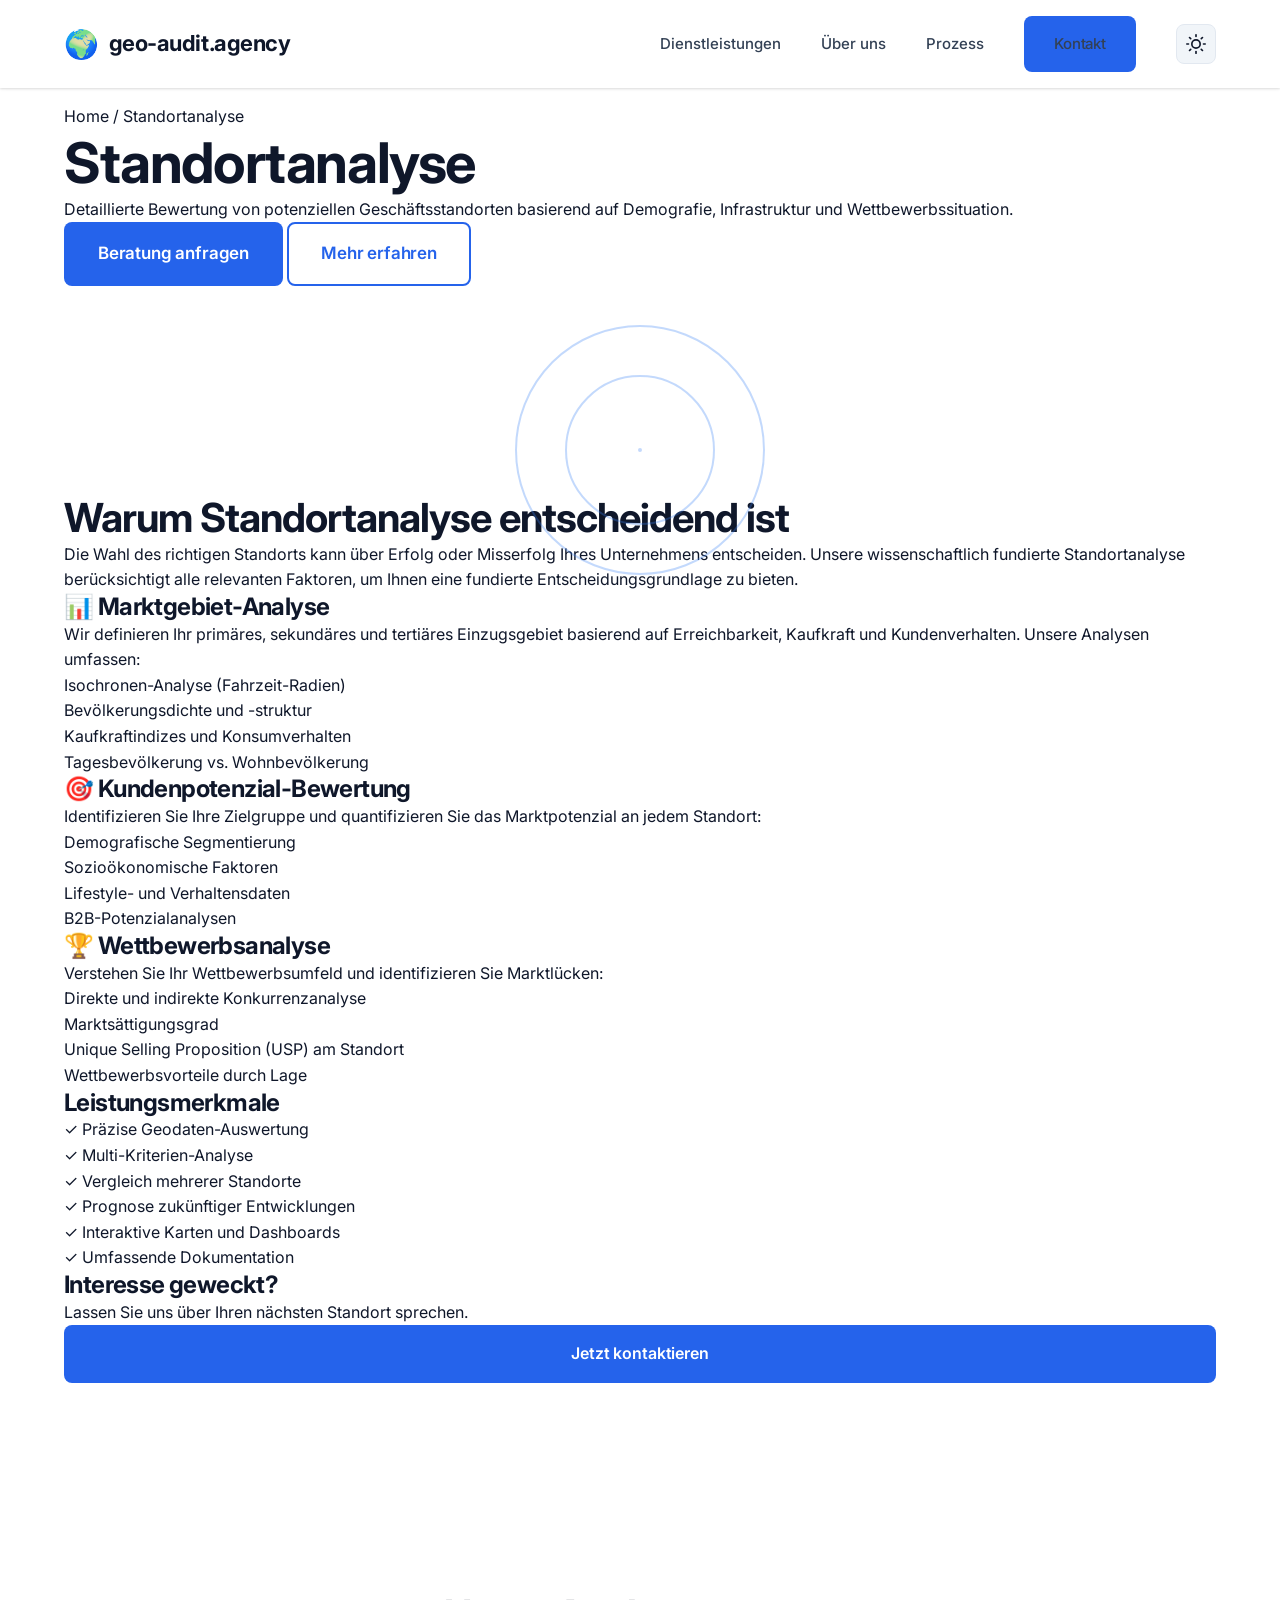
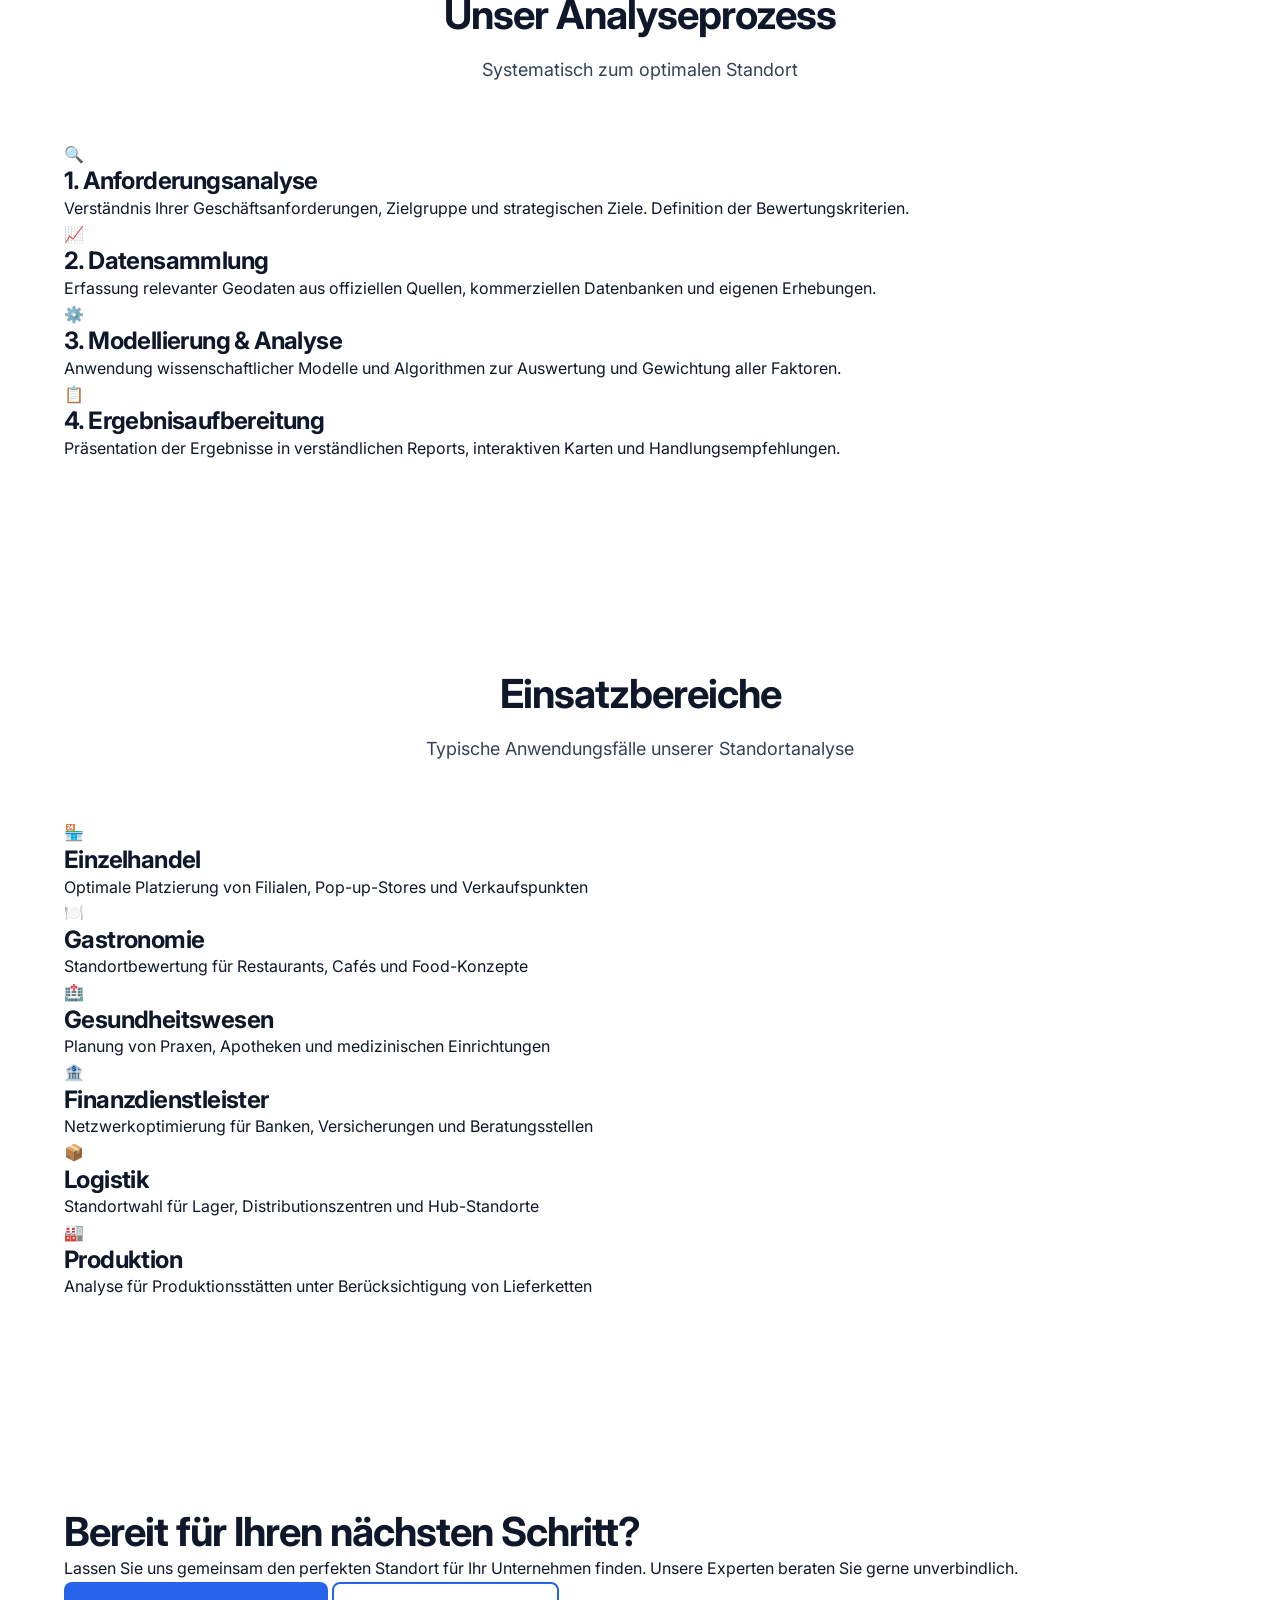
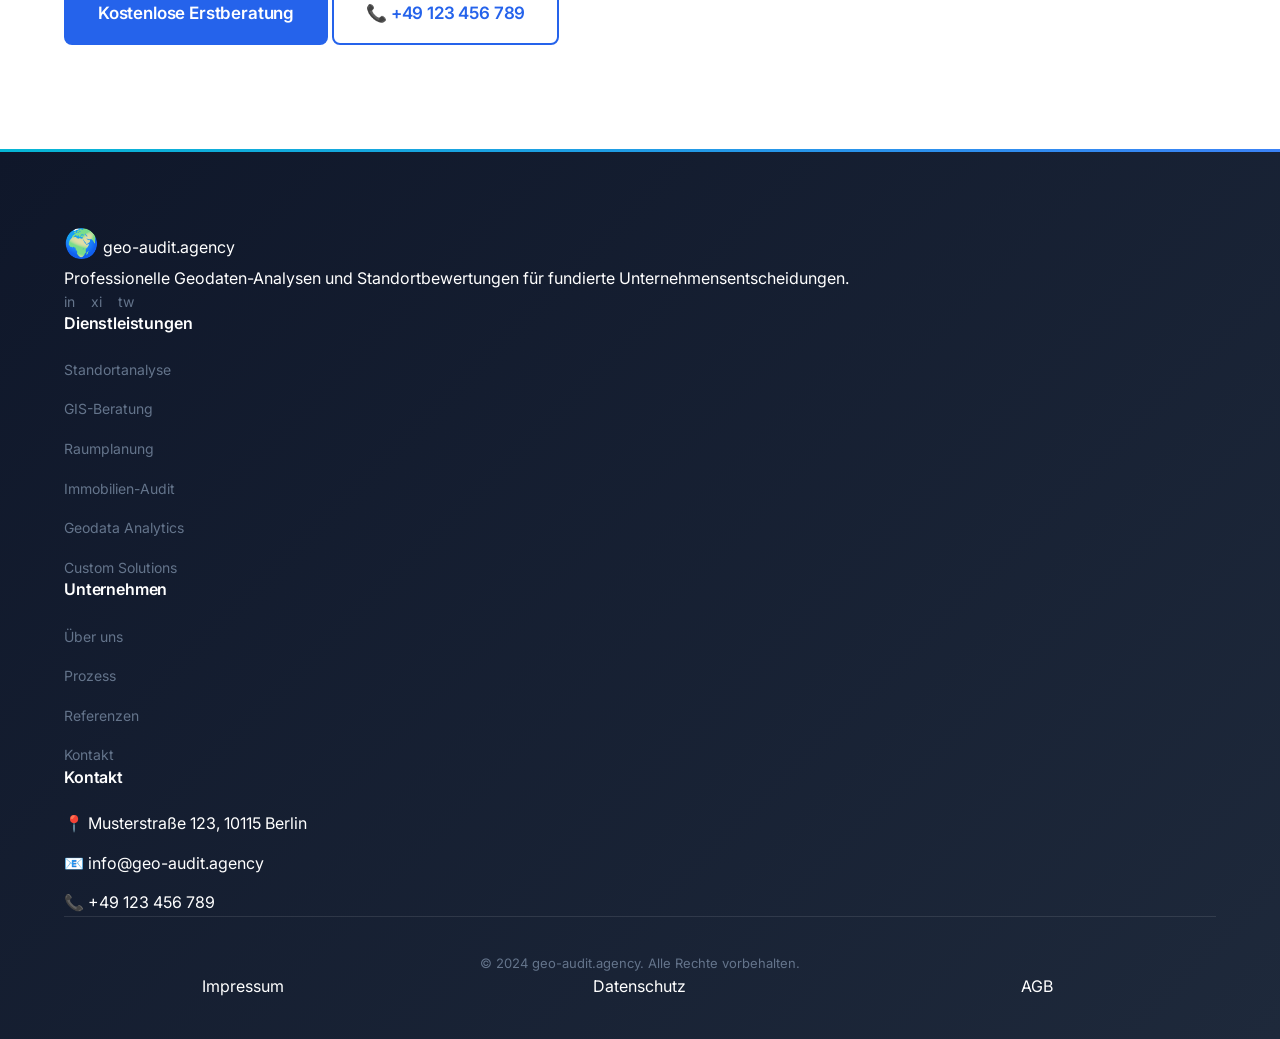
<file: standortanalyse.html>
<!DOCTYPE html>
<html lang="de">
<head>
    <meta charset="UTF-8">
    <meta name="viewport" content="width=device-width, initial-scale=1.0">
    <meta name="description" content="Standortanalyse von geo-audit.agency - Detaillierte Bewertung von potenziellen Geschäftsstandorten">
    <title>Standortanalyse | geo-audit.agency</title>
    <link rel="stylesheet" href="styles.css">
    <link rel="preconnect" href="https://fonts.googleapis.com">
    <link rel="preconnect" href="https://fonts.gstatic.com" crossorigin>
    <link href="https://fonts.googleapis.com/css2?family=Inter:wght@300;400;500;600;700&display=swap" rel="stylesheet">
</head>
<body>
    <!-- Navigation -->
    <nav class="navbar">
        <div class="container nav-container">
            <a href="index.html" class="logo">
                <span class="logo-icon">🌍</span>
                <span class="logo-text">geo-audit.agency</span>
            </a>
            <ul class="nav-menu">
                <li><a href="index.html#services">Dienstleistungen</a></li>
                <li><a href="index.html#about">Über uns</a></li>
                <li><a href="index.html#process">Prozess</a></li>
                <li><a href="index.html#contact" class="btn-primary">Kontakt</a></li>
                <li>
                    <button class="theme-toggle" id="themeToggle" aria-label="Dark Mode umschalten">
                        <svg class="sun-icon" xmlns="http://www.w3.org/2000/svg" width="20" height="20" viewBox="0 0 24 24" fill="none" stroke="currentColor" stroke-width="2" stroke-linecap="round" stroke-linejoin="round"><circle cx="12" cy="12" r="5"></circle><line x1="12" y1="1" x2="12" y2="3"></line><line x1="12" y1="21" x2="12" y2="23"></line><line x1="4.22" y1="4.22" x2="5.64" y2="5.64"></line><line x1="18.36" y1="18.36" x2="19.78" y2="19.78"></line><line x1="1" y1="12" x2="3" y2="12"></line><line x1="21" y1="12" x2="23" y2="12"></line><line x1="4.22" y1="19.78" x2="5.64" y2="18.36"></line><line x1="18.36" y1="5.64" x2="19.78" y2="4.22"></line></svg>
                        <svg class="moon-icon" xmlns="http://www.w3.org/2000/svg" width="20" height="20" viewBox="0 0 24 24" fill="none" stroke="currentColor" stroke-width="2" stroke-linecap="round" stroke-linejoin="round"><path d="M21 12.79A9 9 0 1 1 11.21 3 7 7 0 0 0 21 12.79z"></path></svg>
                    </button>
                </li>
            </ul>
            <button class="mobile-menu-btn" aria-label="Menü öffnen">
                <span></span>
                <span></span>
                <span></span>
            </button>
        </div>
    </nav>

    <!-- Page Header -->
    <section class="page-header">
        <div class="container page-header-container">
            <div class="page-header-content">
                <span class="breadcrumb"><a href="index.html">Home</a> / <span>Standortanalyse</span></span>
                <h1 class="page-title">Standortanalyse</h1>
                <p class="page-subtitle">Detaillierte Bewertung von potenziellen Geschäftsstandorten basierend auf Demografie, Infrastruktur und Wettbewerbssituation.</p>
                <div class="page-buttons">
                    <a href="index.html#contact" class="btn-primary btn-large">Beratung anfragen</a>
                    <a href="#details" class="btn-secondary btn-large">Mehr erfahren</a>
                </div>
            </div>
            <div class="page-header-image">
                <div class="location-visual">
                    <div class="map-pin-large"></div>
                    <div class="map-ring"></div>
                    <div class="map-ring ring-2"></div>
                    <div class="map-ring ring-3"></div>
                </div>
            </div>
        </div>
    </section>

    <!-- Service Details -->
    <section id="details" class="service-details">
        <div class="container">
            <div class="details-grid">
                <div class="details-content">
                    <h2>Warum Standortanalyse entscheidend ist</h2>
                    <p>Die Wahl des richtigen Standorts kann über Erfolg oder Misserfolg Ihres Unternehmens entscheiden. Unsere wissenschaftlich fundierte Standortanalyse berücksichtigt alle relevanten Faktoren, um Ihnen eine fundierte Entscheidungsgrundlage zu bieten.</p>
                    
                    <div class="feature-box">
                        <h3>📊 Marktgebiet-Analyse</h3>
                        <p>Wir definieren Ihr primäres, sekundäres und tertiäres Einzugsgebiet basierend auf Erreichbarkeit, Kaufkraft und Kundenverhalten. Unsere Analysen umfassen:</p>
                        <ul class="detail-list">
                            <li>Isochronen-Analyse (Fahrzeit-Radien)</li>
                            <li>Bevölkerungsdichte und -struktur</li>
                            <li>Kaufkraftindizes und Konsumverhalten</li>
                            <li>Tagesbevölkerung vs. Wohnbevölkerung</li>
                        </ul>
                    </div>

                    <div class="feature-box">
                        <h3>🎯 Kundenpotenzial-Bewertung</h3>
                        <p>Identifizieren Sie Ihre Zielgruppe und quantifizieren Sie das Marktpotenzial an jedem Standort:</p>
                        <ul class="detail-list">
                            <li>Demografische Segmentierung</li>
                            <li>Sozioökonomische Faktoren</li>
                            <li>Lifestyle- und Verhaltensdaten</li>
                            <li>B2B-Potenzialanalysen</li>
                        </ul>
                    </div>

                    <div class="feature-box">
                        <h3>🏆 Wettbewerbsanalyse</h3>
                        <p>Verstehen Sie Ihr Wettbewerbsumfeld und identifizieren Sie Marktlücken:</p>
                        <ul class="detail-list">
                            <li>Direkte und indirekte Konkurrenzanalyse</li>
                            <li>Marktsättigungsgrad</li>
                            <li>Unique Selling Proposition (USP) am Standort</li>
                            <li>Wettbewerbsvorteile durch Lage</li>
                        </ul>
                    </div>
                </div>

                <div class="details-sidebar">
                    <div class="sidebar-card">
                        <h3>Leistungsmerkmale</h3>
                        <ul class="sidebar-list">
                            <li>✓ Präzise Geodaten-Auswertung</li>
                            <li>✓ Multi-Kriterien-Analyse</li>
                            <li>✓ Vergleich mehrerer Standorte</li>
                            <li>✓ Prognose zukünftiger Entwicklungen</li>
                            <li>✓ Interaktive Karten und Dashboards</li>
                            <li>✓ Umfassende Dokumentation</li>
                        </ul>
                    </div>

                    <div class="sidebar-card cta-card">
                        <h3>Interesse geweckt?</h3>
                        <p>Lassen Sie uns über Ihren nächsten Standort sprechen.</p>
                        <a href="index.html#contact" class="btn-primary btn-full">Jetzt kontaktieren</a>
                    </div>
                </div>
            </div>
        </div>
    </section>

    <!-- Process Section -->
    <section class="service-process">
        <div class="container">
            <div class="section-header">
                <h2 class="section-title">Unser Analyseprozess</h2>
                <p class="section-subtitle">Systematisch zum optimalen Standort</p>
            </div>
            <div class="process-steps-vertical">
                <div class="process-step-card">
                    <div class="step-icon">🔍</div>
                    <div class="step-content">
                        <h3>1. Anforderungsanalyse</h3>
                        <p>Verständnis Ihrer Geschäftsanforderungen, Zielgruppe und strategischen Ziele. Definition der Bewertungskriterien.</p>
                    </div>
                </div>
                <div class="process-step-card">
                    <div class="step-icon">📈</div>
                    <div class="step-content">
                        <h3>2. Datensammlung</h3>
                        <p>Erfassung relevanter Geodaten aus offiziellen Quellen, kommerziellen Datenbanken und eigenen Erhebungen.</p>
                    </div>
                </div>
                <div class="process-step-card">
                    <div class="step-icon">⚙️</div>
                    <div class="step-content">
                        <h3>3. Modellierung & Analyse</h3>
                        <p>Anwendung wissenschaftlicher Modelle und Algorithmen zur Auswertung und Gewichtung aller Faktoren.</p>
                    </div>
                </div>
                <div class="process-step-card">
                    <div class="step-icon">📋</div>
                    <div class="step-content">
                        <h3>4. Ergebnisaufbereitung</h3>
                        <p>Präsentation der Ergebnisse in verständlichen Reports, interaktiven Karten und Handlungsempfehlungen.</p>
                    </div>
                </div>
            </div>
        </div>
    </section>

    <!-- Use Cases -->
    <section class="use-cases">
        <div class="container">
            <div class="section-header">
                <h2 class="section-title">Einsatzbereiche</h2>
                <p class="section-subtitle">Typische Anwendungsfälle unserer Standortanalyse</p>
            </div>
            <div class="use-cases-grid">
                <div class="use-case-card">
                    <div class="use-case-icon">🏪</div>
                    <h3>Einzelhandel</h3>
                    <p>Optimale Platzierung von Filialen, Pop-up-Stores und Verkaufspunkten</p>
                </div>
                <div class="use-case-card">
                    <div class="use-case-icon">🍽️</div>
                    <h3>Gastronomie</h3>
                    <p>Standortbewertung für Restaurants, Cafés und Food-Konzepte</p>
                </div>
                <div class="use-case-card">
                    <div class="use-case-icon">🏥</div>
                    <h3>Gesundheitswesen</h3>
                    <p>Planung von Praxen, Apotheken und medizinischen Einrichtungen</p>
                </div>
                <div class="use-case-card">
                    <div class="use-case-icon">🏦</div>
                    <h3>Finanzdienstleister</h3>
                    <p>Netzwerkoptimierung für Banken, Versicherungen und Beratungsstellen</p>
                </div>
                <div class="use-case-card">
                    <div class="use-case-icon">📦</div>
                    <h3>Logistik</h3>
                    <p>Standortwahl für Lager, Distributionszentren und Hub-Standorte</p>
                </div>
                <div class="use-case-card">
                    <div class="use-case-icon">🏭</div>
                    <h3>Produktion</h3>
                    <p>Analyse für Produktionsstätten unter Berücksichtigung von Lieferketten</p>
                </div>
            </div>
        </div>
    </section>

    <!-- CTA Section -->
    <section class="cta-section">
        <div class="container">
            <div class="cta-content">
                <h2>Bereit für Ihren nächsten Schritt?</h2>
                <p>Lassen Sie uns gemeinsam den perfekten Standort für Ihr Unternehmen finden. Unsere Experten beraten Sie gerne unverbindlich.</p>
                <div class="cta-buttons">
                    <a href="index.html#contact" class="btn-primary btn-large">Kostenlose Erstberatung</a>
                    <a href="tel:+49123456789" class="btn-secondary btn-large">📞 +49 123 456 789</a>
                </div>
            </div>
        </div>
    </section>

    <!-- Footer -->
    <footer class="footer">
        <div class="container">
            <div class="footer-grid">
                <div class="footer-column">
                    <div class="footer-logo">
                        <span class="logo-icon">🌍</span>
                        <span class="logo-text">geo-audit.agency</span>
                    </div>
                    <p>Professionelle Geodaten-Analysen und Standortbewertungen für fundierte Unternehmensentscheidungen.</p>
                    <div class="social-links">
                        <a href="#" aria-label="LinkedIn">in</a>
                        <a href="#" aria-label="Xing">xi</a>
                        <a href="#" aria-label="Twitter">tw</a>
                    </div>
                </div>
                <div class="footer-column">
                    <h4>Dienstleistungen</h4>
                    <ul>
                        <li><a href="standortanalyse.html">Standortanalyse</a></li>
                        <li><a href="gis-beratung.html">GIS-Beratung</a></li>
                        <li><a href="raumplanung.html">Raumplanung</a></li>
                        <li><a href="immobilien-audit.html">Immobilien-Audit</a></li>
                        <li><a href="geodata-analytics.html">Geodata Analytics</a></li>
                        <li><a href="custom-solutions.html">Custom Solutions</a></li>
                    </ul>
                </div>
                <div class="footer-column">
                    <h4>Unternehmen</h4>
                    <ul>
                        <li><a href="index.html#about">Über uns</a></li>
                        <li><a href="index.html#process">Prozess</a></li>
                        <li><a href="index.html#testimonials">Referenzen</a></li>
                        <li><a href="index.html#contact">Kontakt</a></li>
                    </ul>
                </div>
                <div class="footer-column">
                    <h4>Kontakt</h4>
                    <ul class="contact-info">
                        <li>📍 Musterstraße 123, 10115 Berlin</li>
                        <li>📧 info@geo-audit.agency</li>
                        <li>📞 +49 123 456 789</li>
                    </ul>
                </div>
            </div>
            <div class="footer-bottom">
                <p>&copy; 2024 geo-audit.agency. Alle Rechte vorbehalten.</p>
                <div class="footer-links">
                    <a href="#">Impressum</a>
                    <a href="#">Datenschutz</a>
                    <a href="#">AGB</a>
                </div>
            </div>
        </div>
    </footer>

    <script src="script.js"></script>
</body>
</html>
</file>
<file: styles.css>
/* CSS Variables - Light Mode (Default) */
:root {
    --primary-color: #2563eb;
    --primary-dark: #1d4ed8;
    --primary-light: #3b82f6;
    --secondary-color: #0f172a;
    --accent-color: #06b6d4;
    --accent-gradient: linear-gradient(135deg, #06b6d4 0%, #3b82f6 100%);
    --text-primary: #0f172a;
    --text-secondary: #334155;
    --text-light: #64748b;
    --bg-primary: #ffffff;
    --bg-secondary: #f8fafc;
    --bg-tertiary: #f1f5f9;
    --bg-card: #ffffff;
    --border-color: #e2e8f0;
    --success-color: #059669;
    --error-color: #dc2626;
    --shadow-sm: 0 1px 3px 0 rgba(0, 0, 0, 0.1), 0 1px 2px 0 rgba(0, 0, 0, 0.06);
    --shadow-md: 0 4px 6px -1px rgba(0, 0, 0, 0.1), 0 2px 4px -1px rgba(0, 0, 0, 0.06);
    --shadow-lg: 0 10px 15px -3px rgba(0, 0, 0, 0.1), 0 4px 6px -2px rgba(0, 0, 0, 0.05);
    --shadow-xl: 0 20px 25px -5px rgba(0, 0, 0, 0.1), 0 10px 10px -5px rgba(0, 0, 0, 0.04);
    --shadow-glow: 0 0 40px rgba(37, 99, 235, 0.15);
    --radius-sm: 0.375rem;
    --radius-md: 0.5rem;
    --radius-lg: 0.75rem;
    --radius-xl: 1rem;
    --radius-2xl: 1.5rem;
    --transition: all 0.3s cubic-bezier(0.4, 0, 0.2, 1);
}

/* Dark Mode Variables */
[data-theme="dark"] {
    --primary-color: #3b82f6;
    --primary-dark: #2563eb;
    --primary-light: #60a5fa;
    --secondary-color: #f8fafc;
    --accent-color: #22d3ee;
    --accent-gradient: linear-gradient(135deg, #22d3ee 0%, #3b82f6 100%);
    --text-primary: #f8fafc;
    --text-secondary: #cbd5e1;
    --text-light: #94a3b8;
    --bg-primary: #0f172a;
    --bg-secondary: #1e293b;
    --bg-tertiary: #334155;
    --bg-card: #1e293b;
    --border-color: #334155;
    --success-color: #10b981;
    --error-color: #ef4444;
    --shadow-sm: 0 1px 3px 0 rgba(0, 0, 0, 0.3), 0 1px 2px 0 rgba(0, 0, 0, 0.2);
    --shadow-md: 0 4px 6px -1px rgba(0, 0, 0, 0.3), 0 2px 4px -1px rgba(0, 0, 0, 0.2);
    --shadow-lg: 0 10px 15px -3px rgba(0, 0, 0, 0.4), 0 4px 6px -2px rgba(0, 0, 0, 0.3);
    --shadow-xl: 0 20px 25px -5px rgba(0, 0, 0, 0.5), 0 10px 10px -5px rgba(0, 0, 0, 0.4);
    --shadow-glow: 0 0 40px rgba(59, 130, 246, 0.25);
}

/* Reset & Base Styles */
* {
    margin: 0;
    padding: 0;
    box-sizing: border-box;
}

html {
    scroll-behavior: smooth;
}

body {
    font-family: 'Inter', -apple-system, BlinkMacSystemFont, 'Segoe UI', Roboto, sans-serif;
    line-height: 1.6;
    color: var(--text-primary);
    background-color: var(--bg-primary);
    overflow-x: hidden;
    transition: background-color 0.3s ease, color 0.3s ease;
}

/* Smooth transitions for theme switching */
* {
    transition: background-color 0.3s ease, color 0.3s ease, border-color 0.3s ease, box-shadow 0.3s ease;
}

.container {
    max-width: 1200px;
    margin: 0 auto;
    padding: 0 1.5rem;
}

img {
    max-width: 100%;
    height: auto;
    display: block;
}

a {
    text-decoration: none;
    color: inherit;
    transition: var(--transition);
}

ul {
    list-style: none;
}

/* Typography */
h1, h2, h3, h4, h5, h6 {
    font-weight: 700;
    line-height: 1.2;
    color: var(--secondary-color);
    letter-spacing: -0.025em;
}

h1 { font-size: 2.5rem; }
h2 { font-size: 2rem; }
h3 { font-size: 1.5rem; }
h4 { font-size: 1.25rem; }

@media (min-width: 768px) {
    h1 { font-size: 3rem; }
    h2 { font-size: 2.25rem; }
    h3 { font-size: 1.5rem; }
}

@media (min-width: 1024px) {
    h1 { font-size: 3.5rem; }
    h2 { font-size: 2.5rem; }
}

/* Buttons */
.btn-primary, .btn-secondary {
    display: inline-block;
    padding: 0.875rem 1.75rem;
    border-radius: var(--radius-md);
    font-weight: 600;
    font-size: 1rem;
    cursor: pointer;
    transition: var(--transition);
    border: 2px solid transparent;
    text-align: center;
    letter-spacing: -0.01em;
}

.btn-primary {
    background-color: var(--primary-color);
    color: white;
}

.btn-primary:hover {
    background-color: var(--primary-dark);
    transform: translateY(-2px);
    box-shadow: var(--shadow-lg);
}

.btn-secondary {
    background-color: transparent;
    color: var(--primary-color);
    border-color: var(--primary-color);
}

.btn-secondary:hover {
    background-color: var(--primary-color);
    color: white;
    transform: translateY(-2px);
    box-shadow: var(--shadow-md);
}

.btn-large {
    padding: 1rem 2rem;
    font-size: 1.0625rem;
}

.btn-full {
    width: 100%;
}

/* Navigation */
.navbar {
    position: fixed;
    top: 0;
    left: 0;
    right: 0;
    background-color: rgba(255, 255, 255, 0.95);
    backdrop-filter: blur(16px) saturate(180%);
    -webkit-backdrop-filter: blur(16px) saturate(180%);
    box-shadow: var(--shadow-sm);
    z-index: 1000;
    padding: 1rem 0;
    transition: var(--transition);
}

[data-theme="dark"] .navbar {
    background-color: rgba(15, 23, 42, 0.95);
}

.nav-container {
    display: flex;
    justify-content: space-between;
    align-items: center;
}

.logo {
    display: flex;
    align-items: center;
    gap: 0.625rem;
    font-size: 1.375rem;
    font-weight: 700;
    color: var(--secondary-color);
    letter-spacing: -0.02em;
}

.logo-icon {
    font-size: 1.75rem;
}

.nav-menu {
    display: flex;
    align-items: center;
    gap: 2.5rem;
}

/* Theme Toggle Button */
.theme-toggle {
    display: flex;
    align-items: center;
    justify-content: center;
    width: 40px;
    height: 40px;
    border-radius: var(--radius-md);
    background: var(--bg-tertiary);
    border: 1px solid var(--border-color);
    cursor: pointer;
    transition: var(--transition);
    color: var(--text-primary);
    padding: 0;
}

.theme-toggle:hover {
    background: var(--primary-color);
    color: white;
    border-color: var(--primary-color);
    transform: translateY(-2px);
    box-shadow: var(--shadow-md);
}

.theme-toggle .sun-icon {
    display: block;
}

.theme-toggle .moon-icon {
    display: none;
}

[data-theme="dark"] .theme-toggle .sun-icon {
    display: none;
}

[data-theme="dark"] .theme-toggle .moon-icon {
    display: block;
}

.nav-menu a {
    font-weight: 500;
    color: var(--text-secondary);
    position: relative;
    font-size: 0.9375rem;
}

.nav-menu a:not(.btn-primary):hover {
    color: var(--primary-color);
}

.nav-menu a:not(.btn-primary)::after {
    content: '';
    position: absolute;
    bottom: -5px;
    left: 0;
    width: 0;
    height: 2px;
    background-color: var(--primary-color);
    transition: var(--transition);
}

.nav-menu a:not(.btn-primary):hover::after {
    width: 100%;
}

.mobile-menu-btn {
    display: none;
    flex-direction: column;
    gap: 5px;
    background: none;
    border: none;
    cursor: pointer;
    padding: 0.5rem;
    z-index: 1001;
}

.mobile-menu-btn span {
    width: 24px;
    height: 2px;
    background-color: var(--secondary-color);
    border-radius: 2px;
    transition: var(--transition);
}

/* Dark mode mobile menu button */
[data-theme="dark"] .mobile-menu-btn span {
    background-color: #f8fafc;
}

/* Hero Section */
.hero {
    padding: 9rem 0 5rem;
    background: 
        radial-gradient(circle at 20% 50%, rgba(37, 99, 235, 0.08) 0%, transparent 50%),
        radial-gradient(circle at 80% 80%, rgba(6, 182, 212, 0.08) 0%, transparent 50%),
        linear-gradient(135deg, var(--bg-secondary) 0%, var(--bg-primary) 100%);
    min-height: 100vh;
    display: flex;
    align-items: center;
    position: relative;
    overflow: hidden;
}

.hero::after {
    content: '';
    position: absolute;
    top: -50%;
    right: -20%;
    width: 800px;
    height: 800px;
    background: radial-gradient(circle, rgba(37, 99, 235, 0.05) 0%, transparent 70%);
    pointer-events: none;
}

.hero-container {
    display: grid;
    grid-template-columns: 1fr;
    gap: 3.5rem;
    align-items: center;
}

@media (min-width: 992px) {
    .hero-container {
        grid-template-columns: 1fr 1fr;
        gap: 4rem;
    }
}

.hero-title {
    margin-bottom: 1.5rem;
    background: linear-gradient(135deg, var(--secondary-color) 0%, var(--primary-color) 100%);
    -webkit-background-clip: text;
    -webkit-text-fill-color: transparent;
    background-clip: text;
}

.hero-subtitle {
    font-size: 1.1875rem;
    color: var(--text-secondary);
    margin-bottom: 2.5rem;
    line-height: 1.75;
    max-width: 540px;
}

.hero-buttons {
    display: flex;
    flex-wrap: wrap;
    gap: 1.25rem;
    margin-bottom: 3.5rem;
}

.hero-stats {
    display: flex;
    gap: 2.5rem;
    flex-wrap: wrap;
}

.stat {
    display: flex;
    flex-direction: column;
}

.stat-number {
    font-size: 2.5rem;
    font-weight: 700;
    color: var(--primary-color);
    letter-spacing: -0.02em;
}

.stat-label {
    font-size: 0.875rem;
    color: var(--text-secondary);
    font-weight: 500;
}

.hero-image {
    display: flex;
    justify-content: center;
    align-items: center;
}

.map-visual {
    position: relative;
    width: 380px;
    height: 380px;
    background: radial-gradient(circle, rgba(37, 99, 235, 0.1) 0%, transparent 70%);
    border-radius: 50%;
}

.map-pin {
    position: absolute;
    top: 50%;
    left: 50%;
    transform: translate(-50%, -50%) rotate(-45deg);
    width: 24px;
    height: 24px;
    background: linear-gradient(135deg, var(--primary-color) 0%, var(--accent-color) 100%);
    border-radius: 50% 50% 50% 0;
    animation: pulse 2s infinite;
    box-shadow: 0 8px 24px rgba(37, 99, 235, 0.5), 0 0 0 4px rgba(37, 99, 235, 0.2);
}

.map-ring {
    position: absolute;
    top: 50%;
    left: 50%;
    transform: translate(-50%, -50%);
    border: 2px solid var(--primary-light);
    border-radius: 50%;
    opacity: 0.3;
    animation: ripple 2s infinite;
}

.map-ring.ring-2 {
    width: 150px;
    height: 150px;
    animation-delay: 0.5s;
}

.map-ring.ring-3 {
    width: 250px;
    height: 250px;
    animation-delay: 1s;
}

@keyframes pulse {
    0%, 100% {
        transform: translate(-50%, -50%) rotate(-45deg) scale(1);
    }
    50% {
        transform: translate(-50%, -50%) rotate(-45deg) scale(1.1);
    }
}

@keyframes ripple {
    0% {
        width: 0;
        height: 0;
        opacity: 0.5;
    }
    100% {
        width: 300px;
        height: 300px;
        opacity: 0;
    }
}

/* Section Styles */
section {
    padding: 5.5rem 0;
}

@media (min-width: 768px) {
    section {
        padding: 6.5rem 0;
    }
}

.section-header {
    text-align: center;
    margin-bottom: 3.5rem;
}

.section-title {
    margin-bottom: 1rem;
}

.section-subtitle {
    font-size: 1.125rem;
    color: var(--text-secondary);
    max-width: 600px;
    margin: 0 auto;
    line-height: 1.7;
}

/* Services Section */
.services {
    background-color: var(--bg-secondary);
}

.services-grid {
    display: grid;
    grid-template-columns: 1fr;
    gap: 2rem;
}

@media (min-width: 768px) {
    .services-grid {
        grid-template-columns: repeat(2, 1fr);
        gap: 2.5rem;
    }
}

@media (min-width: 1024px) {
    .services-grid {
        grid-template-columns: repeat(3, 1fr);
        gap: 2.5rem;
    }
}

.service-card {
    background: var(--bg-card);
    padding: 2.25rem;
    border-radius: var(--radius-lg);
    box-shadow: var(--shadow-md);
    transition: var(--transition);
    border: 1px solid var(--border-color);
    position: relative;
    overflow: hidden;
    text-decoration: none;
    color: inherit;
    display: block;
}

.service-card::before {
    content: '';
    position: absolute;
    top: 0;
    left: 0;
    right: 0;
    height: 3px;
    background: var(--accent-gradient);
    opacity: 0;
    transition: var(--transition);
}

.service-card:hover {
    transform: translateY(-8px);
    box-shadow: var(--shadow-xl), var(--shadow-glow);
    border-color: rgba(37, 99, 235, 0.3);
    text-decoration: none;
    color: inherit;
}

/* Ensure service cards work as links */
a.service-card {
    cursor: pointer;
}

a.service-card h3,
a.service-card p,
a.service-card .service-icon,
a.service-card .service-features li {
    pointer-events: none;
}

.service-card:hover::before {
    opacity: 1;
}

.service-icon {
    font-size: 3rem;
    margin-bottom: 1.25rem;
    display: inline-block;
}

.service-card h3 {
    margin-bottom: 1rem;
    color: var(--secondary-color);
    font-size: 1.375rem;
}

.service-card > p {
    color: var(--text-secondary);
    margin-bottom: 1.5rem;
    line-height: 1.7;
}

.service-features {
    list-style: none;
}

.service-features li {
    padding: 0.5rem 0;
    color: var(--text-secondary);
    position: relative;
    padding-left: 1.75rem;
    font-size: 0.9375rem;
}

.service-features li::before {
    content: '✓';
    position: absolute;
    left: 0;
    color: var(--success-color);
    font-weight: 700;
    font-size: 1rem;
}

/* About Section */
.about-container {
    display: grid;
    grid-template-columns: 1fr;
    gap: 3.5rem;
    align-items: center;
}

@media (min-width: 992px) {
    .about-container {
        grid-template-columns: 1fr 1fr;
        gap: 4.5rem;
    }
}

.about-text {
    color: var(--text-secondary);
    margin-bottom: 1.5rem;
    font-size: 1.0625rem;
    line-height: 1.85;
}

.about-highlights {
    display: grid;
    grid-template-columns: 1fr;
    gap: 1.125rem;
    margin-top: 2.25rem;
}

@media (min-width: 768px) {
    .about-highlights {
        grid-template-columns: repeat(2, 1fr);
    }
}

.highlight {
    display: flex;
    align-items: center;
    gap: 0.875rem;
    color: var(--text-primary);
    font-weight: 500;
    font-size: 0.9375rem;
}

.highlight-icon {
    display: flex;
    align-items: center;
    justify-content: center;
    width: 26px;
    height: 26px;
    background-color: var(--success-color);
    color: white;
    border-radius: 50%;
    font-size: 0.8125rem;
    font-weight: 700;
    flex-shrink: 0;
}

.about-visual {
    position: relative;
    width: 100%;
    height: 420px;
    background: linear-gradient(135deg, var(--bg-tertiary) 0%, var(--bg-secondary) 100%);
    border-radius: var(--radius-lg);
    overflow: hidden;
    box-shadow: var(--shadow-lg);
}

.data-layer {
    position: absolute;
    width: 100%;
    height: 2px;
    background: linear-gradient(90deg, transparent, var(--primary-color), transparent);
    animation: scan 3s infinite;
}

.data-layer.layer-2 {
    top: 40%;
    animation-delay: 1s;
}

.data-point {
    position: absolute;
    width: 12px;
    height: 12px;
    background-color: var(--accent-color);
    border-radius: 50%;
    animation: blink 2s infinite;
}

.data-point.point-2 {
    top: 30%;
    left: 40%;
    animation-delay: 0.5s;
}

.data-point.point-3 {
    top: 60%;
    left: 70%;
    animation-delay: 1s;
}

@keyframes scan {
    0% {
        top: 0;
        opacity: 0;
    }
    50% {
        opacity: 1;
    }
    100% {
        top: 100%;
        opacity: 0;
    }
}

@keyframes blink {
    0%, 100% {
        opacity: 1;
        transform: scale(1);
    }
    50% {
        opacity: 0.5;
        transform: scale(1.2);
    }
}

/* Process Section */
.process {
    background-color: var(--bg-secondary);
}

.process-timeline {
    display: flex;
    flex-direction: column;
    gap: 2rem;
    position: relative;
}

@media (min-width: 768px) {
    .process-timeline {
        flex-direction: row;
        justify-content: space-between;
        align-items: flex-start;
    }
}

.process-step {
    flex: 1;
    text-align: center;
    padding: 2.25rem 1.75rem;
    background: var(--bg-primary);
    border-radius: var(--radius-lg);
    box-shadow: var(--shadow-md);
    position: relative;
    z-index: 1;
    transition: var(--transition);
}

.process-step:hover {
    transform: translateY(-4px);
    box-shadow: var(--shadow-xl);
}

.step-number {
    display: flex;
    align-items: center;
    justify-content: center;
    width: 64px;
    height: 64px;
    margin: 0 auto 1.5rem;
    background: linear-gradient(135deg, var(--primary-color) 0%, var(--accent-color) 100%);
    color: white;
    font-size: 1.5rem;
    font-weight: 700;
    border-radius: 50%;
    box-shadow: 0 4px 12px rgba(30, 64, 175, 0.3);
}

.process-step h3 {
    margin-bottom: 0.875rem;
    font-size: 1.25rem;
}

.process-step p {
    color: var(--text-secondary);
    line-height: 1.7;
    font-size: 0.9375rem;
}

.process-connector {
    display: none;
    width: 100px;
    height: 2px;
    background: linear-gradient(90deg, var(--primary-color), var(--accent-color));
    align-self: center;
}

@media (min-width: 768px) {
    .process-connector {
        display: block;
    }
}

/* Testimonials Section */
.testimonials-grid {
    display: grid;
    grid-template-columns: 1fr;
    gap: 2rem;
}

@media (min-width: 768px) {
    .testimonials-grid {
        grid-template-columns: repeat(3, 1fr);
        gap: 2.5rem;
    }
}

.testimonial-card {
    background: var(--bg-card);
    padding: 2.25rem;
    border-radius: var(--radius-lg);
    border: 1px solid var(--border-color);
    box-shadow: var(--shadow-sm);
    transition: var(--transition);
    position: relative;
}

.testimonial-card::after {
    content: '"';
    position: absolute;
    top: 1.5rem;
    right: 2rem;
    font-size: 4rem;
    color: var(--primary-color);
    opacity: 0.1;
    font-family: Georgia, serif;
    line-height: 1;
}

.testimonial-card:hover {
    box-shadow: var(--shadow-xl), var(--shadow-glow);
    transform: translateY(-6px);
    border-color: rgba(37, 99, 235, 0.2);
}

.testimonial-rating {
    color: #f59e0b;
    font-size: 1.125rem;
    margin-bottom: 1.125rem;
    letter-spacing: 0.1875rem;
}

.testimonial-text {
    color: var(--text-secondary);
    font-style: italic;
    margin-bottom: 1.5rem;
    line-height: 1.75;
    font-size: 0.9375rem;
}

.testimonial-author {
    display: flex;
    align-items: center;
    gap: 1rem;
}

.author-info strong {
    display: block;
    color: var(--secondary-color);
    font-weight: 600;
    font-size: 0.9375rem;
}

.author-info span {
    font-size: 0.8125rem;
    color: var(--text-light);
}

/* Contact Section */
.contact-container {
    display: grid;
    grid-template-columns: 1fr;
    gap: 3.5rem;
}

@media (min-width: 992px) {
    .contact-container {
        grid-template-columns: 1fr 1fr;
        gap: 4.5rem;
    }
}

.contact-intro {
    color: var(--text-secondary);
    font-size: 1.0625rem;
    margin-bottom: 2.25rem;
    line-height: 1.7;
}

.contact-details {
    display: flex;
    flex-direction: column;
    gap: 1.75rem;
    margin-bottom: 2.25rem;
}

.contact-item {
    display: flex;
    align-items: flex-start;
    gap: 1.125rem;
}

.contact-icon {
    font-size: 1.625rem;
    flex-shrink: 0;
}

.contact-item strong {
    display: block;
    color: var(--secondary-color);
    margin-bottom: 0.25rem;
    font-weight: 600;
    font-size: 0.9375rem;
}

.contact-item p {
    color: var(--text-secondary);
    line-height: 1.6;
    font-size: 0.9375rem;
}

.social-links {
    display: flex;
    gap: 1rem;
}

.social-link {
    display: flex;
    align-items: center;
    justify-content: center;
    width: 42px;
    height: 42px;
    background-color: var(--bg-tertiary);
    border-radius: 50%;
    color: var(--text-secondary);
    font-weight: 700;
    font-size: 0.875rem;
    transition: var(--transition);
}

.social-link:hover {
    background-color: var(--primary-color);
    color: white;
    transform: translateY(-3px);
    box-shadow: var(--shadow-md);
}

/* Contact Form */
.contact-form {
    background: var(--bg-card);
    padding: 2.5rem;
    border-radius: var(--radius-xl);
    border: 1px solid var(--border-color);
    box-shadow: var(--shadow-lg);
}

.form-group {
    margin-bottom: 1.5rem;
}

.form-group label {
    display: block;
    margin-bottom: 0.625rem;
    font-weight: 600;
    color: var(--secondary-color);
    font-size: 0.9375rem;
}

.form-group input,
.form-group select,
.form-group textarea {
    width: 100%;
    padding: 0.875rem 1.125rem;
    border: 2px solid var(--border-color);
    border-radius: var(--radius-md);
    font-family: inherit;
    font-size: 1rem;
    color: var(--text-primary);
    background-color: var(--bg-primary);
    transition: var(--transition);
}

.form-group input:focus,
.form-group select:focus,
.form-group textarea:focus {
    outline: none;
    border-color: var(--primary-color);
    box-shadow: 0 0 0 4px rgba(37, 99, 235, 0.15);
    transform: translateY(-1px);
}

.form-group input:hover,
.form-group select:hover,
.form-group textarea:hover {
    border-color: var(--primary-light);
}

.form-group textarea {
    resize: vertical;
    min-height: 140px;
}

.checkbox-group {
    display: flex;
    align-items: flex-start;
    gap: 0.875rem;
}

.checkbox-group input[type="checkbox"] {
    width: auto;
    margin-top: 0.25rem;
    cursor: pointer;
}

.checkbox-group label {
    margin-bottom: 0;
    font-weight: 400;
    font-size: 0.875rem;
    color: var(--text-secondary);
    cursor: pointer;
    line-height: 1.5;
}

/* Footer */
.footer {
    background: linear-gradient(135deg, var(--secondary-color) 0%, #1e293b 100%);
    color: white;
    padding: 4.5rem 0 2.5rem;
    position: relative;
    overflow: hidden;
}

.footer::before {
    content: '';
    position: absolute;
    top: 0;
    left: 0;
    right: 0;
    height: 3px;
    background: var(--accent-gradient);
}

.footer-container {
    display: grid;
    grid-template-columns: 1fr;
    gap: 3rem;
    margin-bottom: 3rem;
}

@media (min-width: 768px) {
    .footer-container {
        grid-template-columns: 2fr 3fr;
    }
}

.footer-brand .logo {
    color: white;
    margin-bottom: 1.25rem;
}

.footer-brand p {
    color: var(--text-light);
    line-height: 1.75;
    font-size: 0.9375rem;
    max-width: 360px;
}

.footer-links {
    display: grid;
    grid-template-columns: repeat(2, 1fr);
    gap: 2.5rem;
}

@media (min-width: 768px) {
    .footer-links {
        grid-template-columns: repeat(3, 1fr);
    }
}

.footer-column h4 {
    color: white;
    margin-bottom: 1.5rem;
    font-size: 1rem;
    font-weight: 600;
    letter-spacing: -0.01em;
}

.footer-column ul {
    display: flex;
    flex-direction: column;
    gap: 0.875rem;
}

.footer-column a {
    color: var(--text-light);
    font-size: 0.875rem;
    transition: var(--transition);
}

.footer-column a:hover {
    color: white;
    padding-left: 4px;
}

.footer-bottom {
    border-top: 1px solid rgba(255, 255, 255, 0.1);
    padding-top: 2.25rem;
    text-align: center;
}

.footer-bottom p {
    color: var(--text-light);
    font-size: 0.8125rem;
}

/* Mobile Responsiveness */
@media (max-width: 768px) {
    .mobile-menu-btn {
        display: flex;
    }

    .nav-menu {
        position: fixed;
        top: 70px;
        left: 0;
        right: 0;
        background: white;
        flex-direction: column;
        padding: 1.5rem;
        box-shadow: var(--shadow-lg);
        transform: translateY(-100%);
        opacity: 0;
        visibility: hidden;
        transition: var(--transition);
        max-height: calc(100vh - 70px);
        overflow-y: auto;
    }

    .nav-menu.active {
        transform: translateY(0);
        opacity: 1;
        visibility: visible;
    }

    .nav-menu a {
        padding: 0.75rem 0;
        display: block;
    }

    .hero {
        padding: 5rem 0 2.5rem;
        min-height: auto;
    }

    .hero-title {
        font-size: 1.75rem;
        line-height: 1.3;
    }

    .hero-subtitle {
        font-size: 1rem;
    }

    .hero-buttons {
        flex-direction: column;
    }

    .btn-large {
        width: 100%;
        text-align: center;
    }

    .hero-stats {
        gap: 1.5rem;
        justify-content: center;
    }

    .stat-number {
        font-size: 1.75rem;
    }

    section {
        padding: 3rem 0;
    }

    .map-visual {
        width: 260px;
        height: 260px;
    }

    .process-connector {
        display: none;
    }

    .contact-container {
        gap: 2.5rem;
    }

    .footer-container {
        gap: 2.5rem;
    }

    .footer-links {
        grid-template-columns: 1fr;
        gap: 2rem;
    }

    .service-card {
        padding: 1.75rem;
    }

    .about-visual {
        height: 320px;
    }
}

@media (max-width: 480px) {
    .container {
        padding: 0 1rem;
    }

    .hero-title {
        font-size: 1.5rem;
    }

    .section-title {
        font-size: 1.5rem;
    }

    .section-subtitle {
        font-size: 1rem;
    }

    .service-card {
        padding: 1.5rem;
    }

    .map-visual {
        width: 220px;
        height: 220px;
    }

    .stat {
        text-align: center;
    }

    .hero-stats {
        gap: 1.25rem;
    }

    .stat-number {
        font-size: 1.5rem;
    }

    .step-number {
        width: 52px;
        height: 52px;
        font-size: 1.25rem;
    }

    .process-step {
        padding: 1.5rem 1rem;
    }

    .contact-form {
        padding: 1.5rem;
    }

    .social-link {
        width: 38px;
        height: 38px;
    }
}

/* Utility Classes */
.sr-only {
    position: absolute;
    width: 1px;
    height: 1px;
    padding: 0;
    margin: -1px;
    overflow: hidden;
    clip: rect(0, 0, 0, 0);
    white-space: nowrap;
    border: 0;
}

/* Smooth Scroll Offset for Fixed Header */
@media (prefers-reduced-motion: reduce) {
    html {
        scroll-behavior: auto;
    }
    
    * {
        animation-duration: 0.01ms !important;
        animation-iteration-count: 1 !important;
        transition-duration: 0.01ms !important;
    }
}
</file>
